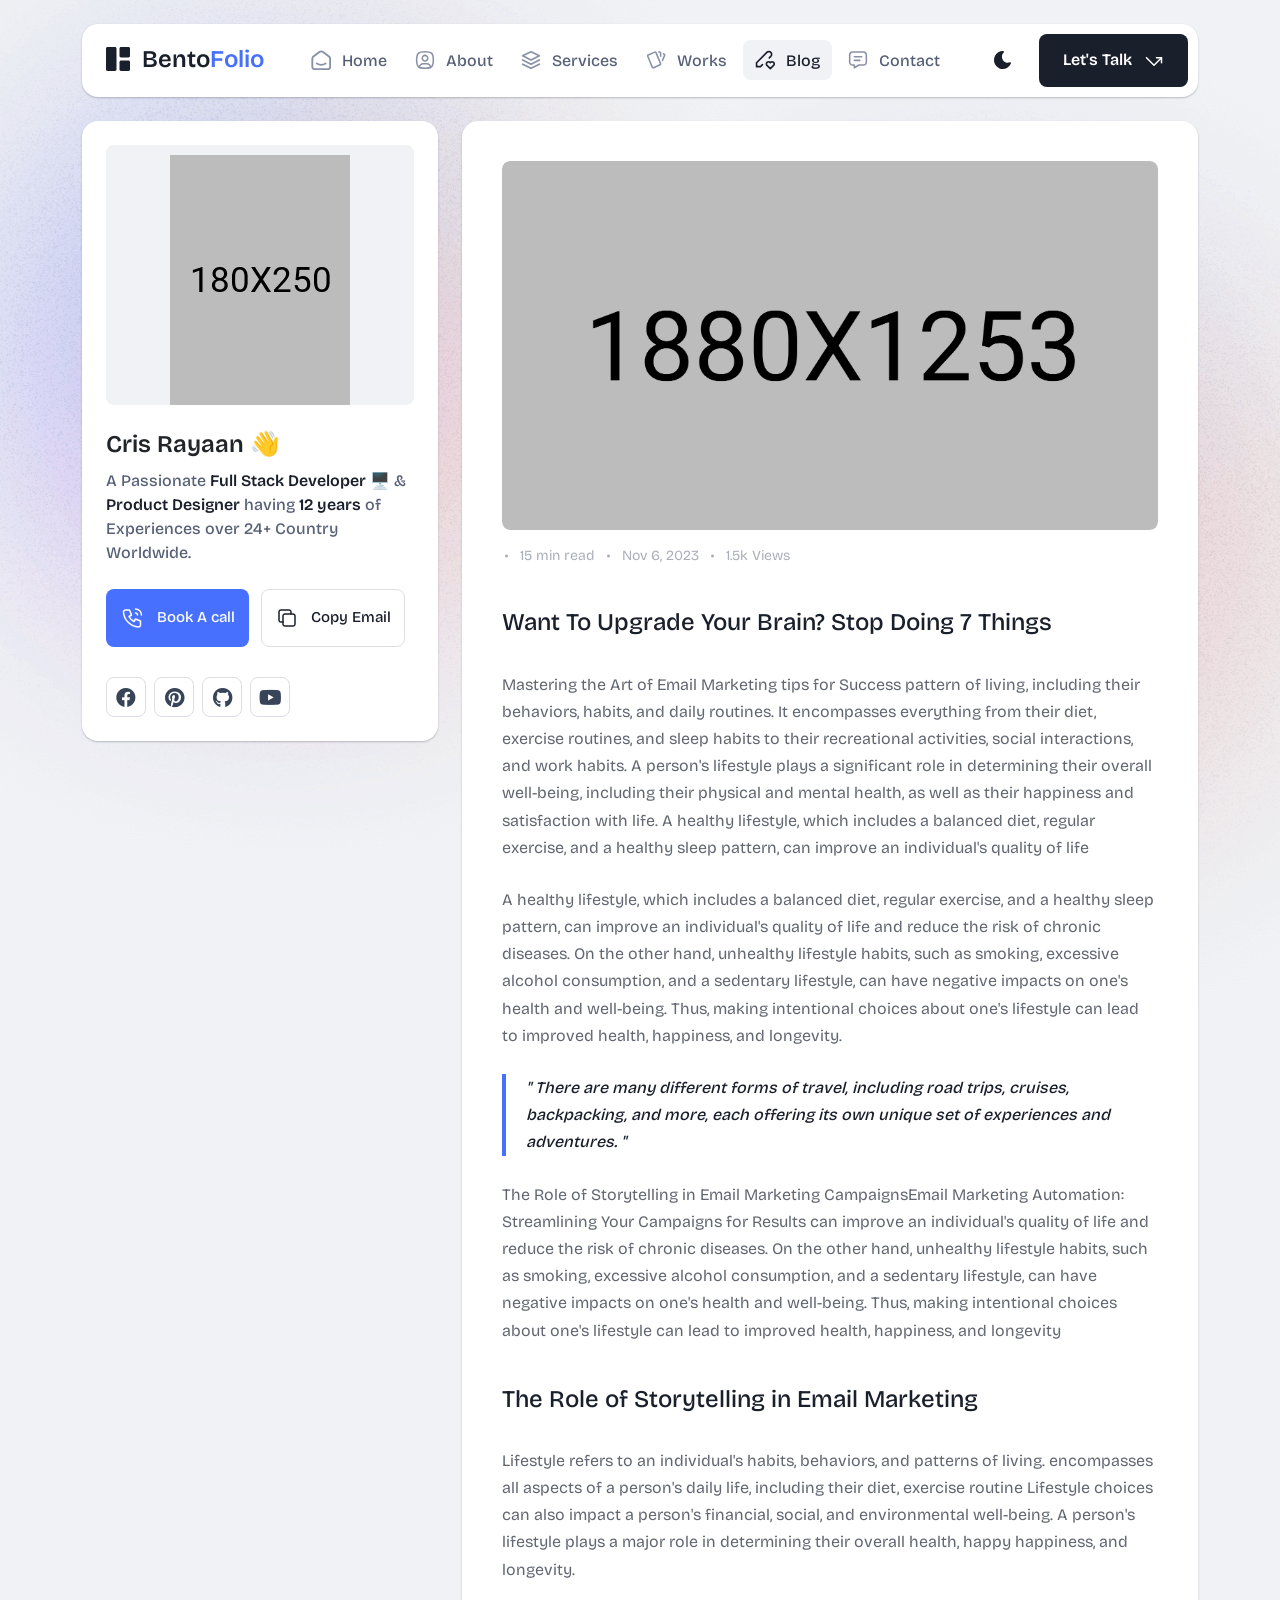
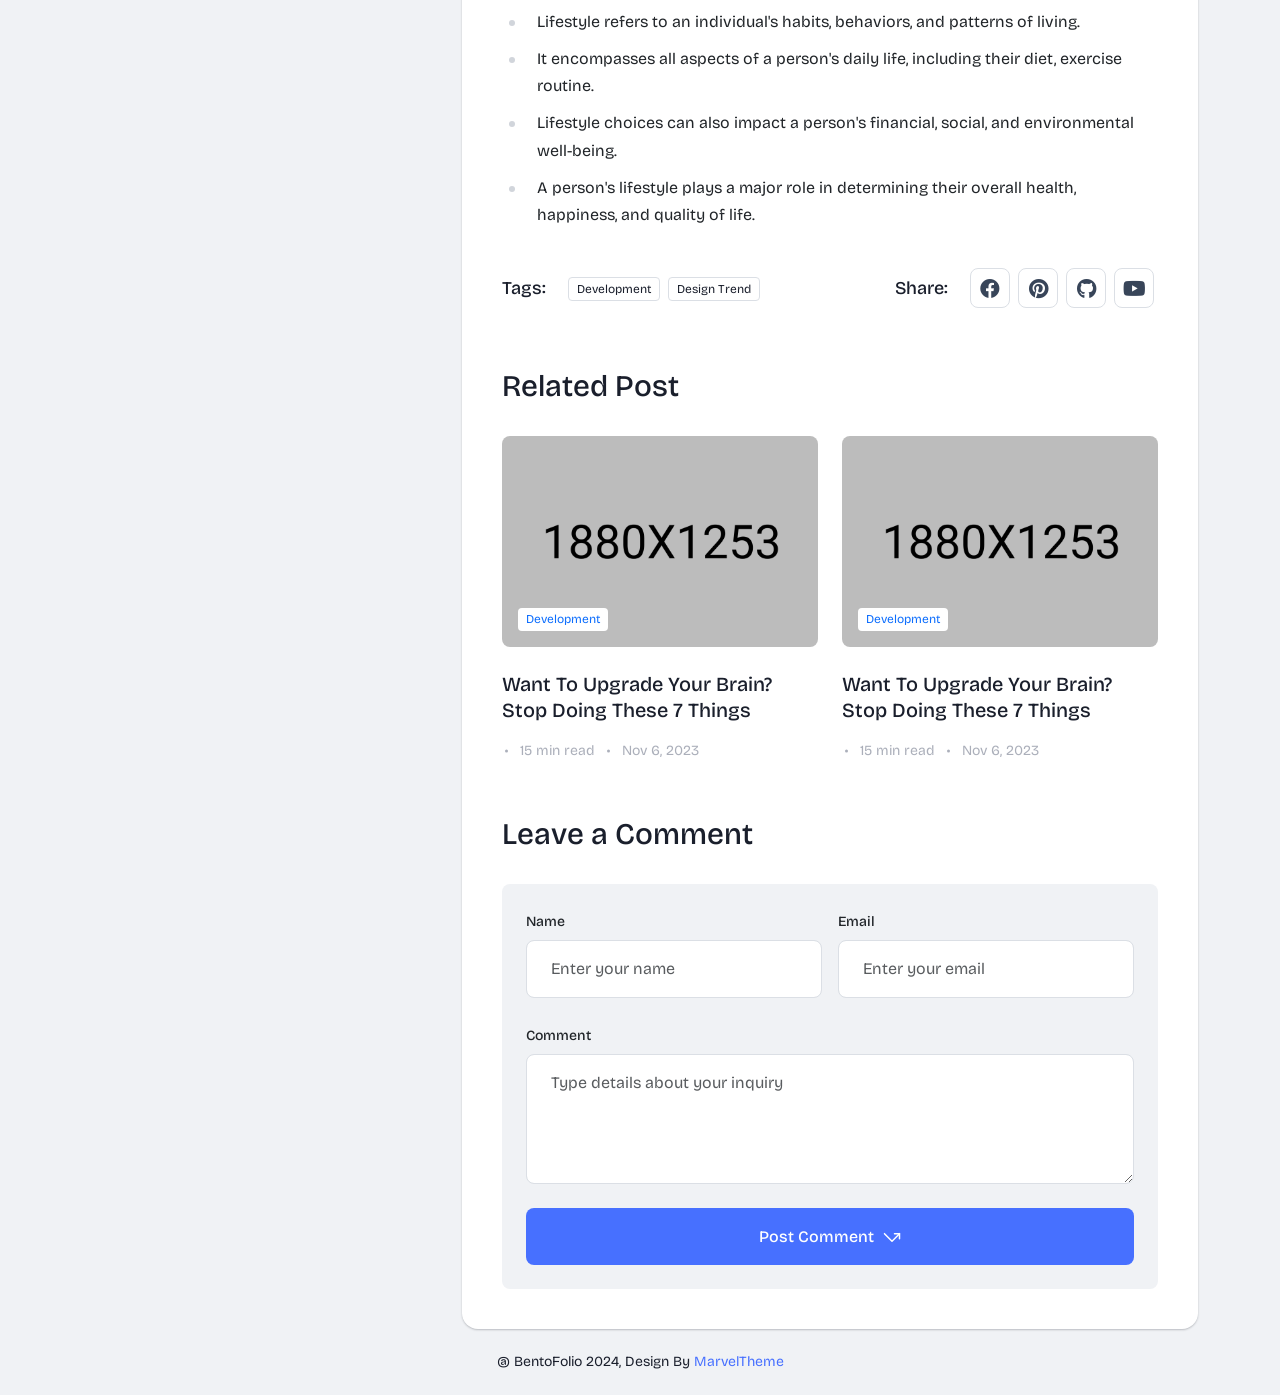
<file: article.html>
<!DOCTYPE html>
<html lang="en">

<head>
  <meta charset="UTF-8">
  <meta http-equiv="X-UA-Compatible" content="IE=edge">
  <title>Bentofolio - Bootstrap Personal Portfolio Template</title>
  <meta name="description" content="Bentofolio - Bootstrap Personal Portfolio Template">
  <meta name="viewport" content="width=device-width, initial-scale=1">

  <link rel="shortcut icon" type="image/x-icon" href="assets/img/favicon.svg">
  <!-- Place favicon.ico in the root directory -->

  <!-- CSS here -->
  <link rel="stylesheet" href="assets/css/bootstrap.min.css">
  <link rel="stylesheet" href="assets/fontawsome/css/all.min.css">
  <link rel="stylesheet" href="assets/fontawsome/css/fontawesome.min.css">
  <link rel="stylesheet" href="assets/css/slick.css">
  <link rel="stylesheet" href="assets/css/magnific-popup.css">
  <link rel="stylesheet" href="assets/css/style.css">
  <link rel="stylesheet" href="assets/css/responsive.css">
</head>

<body>
  <div id="page-content">
    <!-- header part start -->
    <header class="header-area">
      <nav class="navbar">
        <div class="container">
          <div class="menu-container">
            <div class="logo">
              <a class="navbar-brand me-0" href="index.html">
                <svg width="24" height="24" viewBox="0 0 24 24" fill="none" xmlns="http://www.w3.org/2000/svg">
                  <path
                    d="M0 1.5C0 1.10218 0.158035 0.720644 0.43934 0.43934C0.720644 0.158035 1.10218 0 1.5 0L9 0C9.39782 0 9.77936 0.158035 10.0607 0.43934C10.342 0.720644 10.5 1.10218 10.5 1.5V22.5C10.5 22.8978 10.342 23.2794 10.0607 23.5607C9.77936 23.842 9.39782 24 9 24H1.5C1.10218 24 0.720644 23.842 0.43934 23.5607C0.158035 23.2794 0 22.8978 0 22.5V1.5ZM13.5 1.5C13.5 1.10218 13.658 0.720644 13.9393 0.43934C14.2206 0.158035 14.6022 0 15 0L22.5 0C22.8978 0 23.2794 0.158035 23.5607 0.43934C23.842 0.720644 24 1.10218 24 1.5V9C24 9.39782 23.842 9.77936 23.5607 10.0607C23.2794 10.342 22.8978 10.5 22.5 10.5H15C14.6022 10.5 14.2206 10.342 13.9393 10.0607C13.658 9.77936 13.5 9.39782 13.5 9V1.5ZM13.5 15C13.5 14.6022 13.658 14.2206 13.9393 13.9393C14.2206 13.658 14.6022 13.5 15 13.5H22.5C22.8978 13.5 23.2794 13.658 23.5607 13.9393C23.842 14.2206 24 14.6022 24 15V22.5C24 22.8978 23.842 23.2794 23.5607 23.5607C23.2794 23.842 22.8978 24 22.5 24H15C14.6022 24 14.2206 23.842 13.9393 23.5607C13.658 23.2794 13.5 22.8978 13.5 22.5V15Z"
                    class="logo-icon" />
                </svg>
                <span>Bento<span class="primary">Folio</span></span>
              </a>
            </div>
            <div class="navbar-main d-flex flex-grow-1">
              <div class="logo inner-logo d-block d-xl-none">
                <a class="navbar-brand me-0" href="index.html">
                  <svg width="24" height="24" viewBox="0 0 24 24" fill="none" xmlns="http://www.w3.org/2000/svg">
                    <path
                      d="M0 1.5C0 1.10218 0.158035 0.720644 0.43934 0.43934C0.720644 0.158035 1.10218 0 1.5 0L9 0C9.39782 0 9.77936 0.158035 10.0607 0.43934C10.342 0.720644 10.5 1.10218 10.5 1.5V22.5C10.5 22.8978 10.342 23.2794 10.0607 23.5607C9.77936 23.842 9.39782 24 9 24H1.5C1.10218 24 0.720644 23.842 0.43934 23.5607C0.158035 23.2794 0 22.8978 0 22.5V1.5ZM13.5 1.5C13.5 1.10218 13.658 0.720644 13.9393 0.43934C14.2206 0.158035 14.6022 0 15 0L22.5 0C22.8978 0 23.2794 0.158035 23.5607 0.43934C23.842 0.720644 24 1.10218 24 1.5V9C24 9.39782 23.842 9.77936 23.5607 10.0607C23.2794 10.342 22.8978 10.5 22.5 10.5H15C14.6022 10.5 14.2206 10.342 13.9393 10.0607C13.658 9.77936 13.5 9.39782 13.5 9V1.5ZM13.5 15C13.5 14.6022 13.658 14.2206 13.9393 13.9393C14.2206 13.658 14.6022 13.5 15 13.5H22.5C22.8978 13.5 23.2794 13.658 23.5607 13.9393C23.842 14.2206 24 14.6022 24 15V22.5C24 22.8978 23.842 23.2794 23.5607 23.5607C23.2794 23.842 22.8978 24 22.5 24H15C14.6022 24 14.2206 23.842 13.9393 23.5607C13.658 23.2794 13.5 22.8978 13.5 22.5V15Z"
                      class="logo-icon" />
                  </svg>
                  <span>Bento<span class="primary">Folio</span></span>
                </a>
              </div>
              <ul class="navbar-info mx-auto">
                <li class="nav-item">
                  <a class="nav-link" aria-current="page" href="index.html">
                    <svg class="nav-icon" viewBox="0 0 15 15" fill="none" xmlns="http://www.w3.org/2000/svg">
                      <path
                        d="M13.475 4.92481L9.03083 1.46814C8.64082 1.16473 8.1608 1 7.66667 1C7.17254 1 6.69251 1.16473 6.3025 1.46814L1.8575 4.92481C1.59037 5.13254 1.37424 5.39858 1.22563 5.7026C1.07701 6.00662 0.99984 6.34058 1 6.67897V12.679C1 13.121 1.17559 13.5449 1.48816 13.8575C1.80072 14.17 2.22464 14.3456 2.66667 14.3456H12.6667C13.1087 14.3456 13.5326 14.17 13.8452 13.8575C14.1577 13.5449 14.3333 13.121 14.3333 12.679V6.67897C14.3333 5.99314 14.0167 5.34564 13.475 4.92481Z"
                        stroke-width="1.4" stroke-linecap="round" stroke-linejoin="round" />
                      <path d="M10.9753 10.1665C9.13359 11.2773 6.14859 11.2773 4.30859 10.1665" stroke-width="1.4"
                        stroke-linecap="round" stroke-linejoin="round" />
                    </svg>

                    <span>Home</span>
                  </a>
                </li>
                <li class="nav-item">
                  <a class="nav-link" href="about.html">
                    <svg class="nav-icon" viewBox="0 0 18 18" fill="none" xmlns="http://www.w3.org/2000/svg">
                      <path
                        d="M9 9.8335C9.66304 9.8335 10.2989 9.5701 10.7678 9.10126C11.2366 8.63242 11.5 7.99654 11.5 7.3335C11.5 6.67045 11.2366 6.03457 10.7678 5.56573C10.2989 5.09689 9.66304 4.8335 9 4.8335C8.33696 4.8335 7.70107 5.09689 7.23223 5.56573C6.76339 6.03457 6.5 6.67045 6.5 7.3335C6.5 7.99654 6.76339 8.63242 7.23223 9.10126C7.70107 9.5701 8.33696 9.8335 9 9.8335Z"
                        stroke-width="1.4" stroke-linecap="round" stroke-linejoin="round" />
                      <path
                        d="M9 1.5C15 1.5 16.5 3 16.5 9C16.5 15 15 16.5 9 16.5C3 16.5 1.5 15 1.5 9C1.5 3 3 1.5 9 1.5Z"
                        stroke-width="1.4" stroke-linecap="round" stroke-linejoin="round" />
                      <path
                        d="M4 15.7085V15.6668C4 14.7828 4.35119 13.9349 4.97631 13.3098C5.60143 12.6847 6.44928 12.3335 7.33333 12.3335H10.6667C11.5507 12.3335 12.3986 12.6847 13.0237 13.3098C13.6488 13.9349 14 14.7828 14 15.6668V15.7085"
                        stroke-width="1.4" stroke-linecap="round" stroke-linejoin="round" />
                    </svg>
                    About
                  </a>
                </li>
                <li class="nav-item">
                  <a class="nav-link" href="services.html">
                    <svg class="nav-icon" viewBox="0 0 16 16" fill="none" xmlns="http://www.w3.org/2000/svg">
                      <path d="M7.99967 1.3335L1.33301 4.66683L7.99967 8.00016L14.6663 4.66683L7.99967 1.3335Z"
                        stroke-width="1.4" stroke-linecap="round" stroke-linejoin="round" />
                      <path d="M1.33301 8L7.99967 11.3333L14.6663 8" stroke-width="1.4" stroke-linecap="round"
                        stroke-linejoin="round" />
                      <path d="M1.33301 11.3335L7.99967 14.6668L14.6663 11.3335" stroke-width="1.4"
                        stroke-linecap="round" stroke-linejoin="round" />
                    </svg>
                    Services
                  </a>
                </li>
                <li class="nav-item">
                  <a class="nav-link" href="portfolio.html">
                    <svg class="nav-icon" viewBox="0 0 18 17" fill="none" xmlns="http://www.w3.org/2000/svg">
                      <path
                        d="M2.00326 3.99733L7.95159 1.40649C8.04974 1.36442 8.15533 1.34243 8.26212 1.34181C8.3689 1.34119 8.47473 1.36196 8.57337 1.40289C8.67201 1.44382 8.76145 1.50408 8.83642 1.58013C8.9114 1.65617 8.97039 1.74646 9.00992 1.84566L13.1133 11.764C13.1985 11.9651 13.2014 12.1917 13.1213 12.3949C13.0412 12.5982 12.8845 12.7618 12.6849 12.8507L6.73742 15.4415C6.63922 15.4837 6.53356 15.5058 6.42668 15.5065C6.3198 15.5072 6.21387 15.4864 6.11514 15.4455C6.0164 15.4046 5.92688 15.3442 5.85184 15.2681C5.7768 15.192 5.71778 15.1016 5.67826 15.0023L1.57492 5.08316C1.48963 4.88204 1.48673 4.65546 1.56684 4.45222C1.64696 4.24898 1.80367 4.08616 2.00326 3.99733Z"
                        stroke-width="1.4" stroke-linecap="round" stroke-linejoin="round" />
                      <path
                        d="M11.5 1.3335H12.3333C12.5543 1.3335 12.7663 1.42129 12.9226 1.57757C13.0789 1.73385 13.1667 1.94582 13.1667 2.16683V5.0835"
                        stroke-width="1.4" stroke-linecap="round" stroke-linejoin="round" />
                      <path
                        d="M15.6663 3C15.8863 3.09333 16.0997 3.18083 16.3063 3.2625C16.5098 3.34882 16.6706 3.51241 16.7534 3.71729C16.8362 3.92217 16.8343 4.15155 16.748 4.355L14.833 8.83334"
                        stroke-width="1.4" stroke-linecap="round" stroke-linejoin="round" />
                    </svg>
                    Works
                  </a>
                </li>
                <li class="nav-item">
                  <a class="nav-link active" href="blog.html">
                    <svg class="nav-icon" viewBox="0 0 17 16" fill="none" xmlns="http://www.w3.org/2000/svg">
                      <path
                        d="M12.1663 6.16676L13.4163 4.91676C13.6352 4.69789 13.8088 4.43805 13.9273 4.15208C14.0457 3.86612 14.1067 3.55962 14.1067 3.25009C14.1067 2.94056 14.0457 2.63406 13.9273 2.3481C13.8088 2.06213 13.6352 1.80229 13.4163 1.58342C13.1975 1.36455 12.9376 1.19094 12.6517 1.07248C12.3657 0.954033 12.0592 0.893066 11.7497 0.893066C11.4401 0.893066 11.1336 0.954033 10.8477 1.07248C10.5617 1.19094 10.3019 1.36455 10.083 1.58342L1.33301 10.3334V13.6668H4.66634L6.33301 12.0001"
                        stroke-width="1.4" stroke-linecap="round" stroke-linejoin="round" />
                      <path
                        d="M13.0004 15.3335L15.7921 12.5968C15.9633 12.4307 16.0995 12.232 16.1926 12.0124C16.2857 11.7927 16.3339 11.5567 16.3343 11.3181C16.3347 11.0796 16.2873 10.8434 16.1948 10.6235C16.1024 10.4035 15.9669 10.2044 15.7963 10.0377C15.448 9.69712 14.9806 9.50602 14.4935 9.50509C14.0065 9.50415 13.5383 9.69346 13.1888 10.0327L13.0021 10.216L12.8163 10.0327C12.4681 9.69237 12.0008 9.50143 11.5139 9.50049C11.0271 9.49956 10.5591 9.68871 10.2096 10.0277C10.0383 10.1937 9.9021 10.3924 9.80891 10.612C9.71572 10.8316 9.66746 11.0677 9.667 11.3062C9.66653 11.5447 9.71386 11.781 9.80619 12.0009C9.89853 12.2209 10.034 12.4201 10.2046 12.5868L13.0004 15.3335Z"
                        stroke-width="1.4" stroke-linecap="round" stroke-linejoin="round" />
                    </svg>
                    Blog
                  </a>
                </li>
                <li class="nav-item">
                  <a class="nav-link" href="contact.html">
                    <svg class="nav-icon" viewBox="0 0 18 17" fill="none" xmlns="http://www.w3.org/2000/svg">
                      <path d="M5.66699 5.5H12.3337" stroke-width="1.4" stroke-linecap="round"
                        stroke-linejoin="round" />
                      <path d="M5.66699 8.8335H10.667" stroke-width="1.4" stroke-linecap="round"
                        stroke-linejoin="round" />
                      <path
                        d="M14 1.3335C14.663 1.3335 15.2989 1.59689 15.7678 2.06573C16.2366 2.53457 16.5 3.17045 16.5 3.8335V10.5002C16.5 11.1632 16.2366 11.7991 15.7678 12.2679C15.2989 12.7368 14.663 13.0002 14 13.0002H9.83333L5.66667 15.5002V13.0002H4C3.33696 13.0002 2.70107 12.7368 2.23223 12.2679C1.76339 11.7991 1.5 11.1632 1.5 10.5002V3.8335C1.5 3.17045 1.76339 2.53457 2.23223 2.06573C2.70107 1.59689 3.33696 1.3335 4 1.3335H14Z"
                        stroke-width="1.4" stroke-linecap="round" stroke-linejoin="round" />
                    </svg>
                    Contact
                  </a>
                </li>
              </ul>
              <div class="header-right-info d-flex align-items-center">
                <button class="theme-control-btn">
                  <span class="dark">
                    <svg width="24" height="24" viewBox="0 0 24 24" fill="none" xmlns="http://www.w3.org/2000/svg">
                      <path
                        d="M11.8005 3C10.207 3.0003 8.64356 3.44286 7.27683 4.28049C5.91011 5.11811 4.79139 6.31937 4.04002 7.75612C3.28865 9.19288 2.93281 10.8112 3.01046 12.4386C3.08811 14.0659 3.59633 15.6411 4.48091 16.9963C5.3655 18.3514 6.59326 19.4356 8.03324 20.1333C9.47322 20.8309 11.0714 21.1157 12.6573 20.9574C14.2432 20.7991 15.7573 20.2036 17.0381 19.2344C18.319 18.2652 19.3185 16.9587 19.9301 15.4542C20.2302 14.7162 19.5111 13.9746 18.7875 14.2752C17.5475 14.7888 16.1706 14.8418 14.8963 14.425C13.622 14.0082 12.5308 13.1479 11.8126 11.9937C11.0943 10.8396 10.7943 9.4645 10.9648 8.10764C11.1353 6.75077 11.7655 5.49792 12.7458 4.5669L12.8136 4.4949C13.2986 3.9279 12.913 3.0072 12.1464 3.0072H11.9122L11.8524 3.0018L11.7996 3H11.8005Z"
                        fill="#1A1F2C" />
                    </svg>
                    <small class="theme-text d-block d-xl-none">Change appearance</small>
                  </span>
                  <span class="light">
                    <svg width="24" height="24" viewBox="0 0 24 24" fill="none" xmlns="http://www.w3.org/2000/svg">
                      <path
                        d="M12 19C12.2449 19 12.4813 19.09 12.6644 19.2527C12.8474 19.4155 12.9643 19.6397 12.993 19.883L13 20V21C12.9997 21.2549 12.9021 21.5 12.7272 21.6854C12.5522 21.8707 12.313 21.9822 12.0586 21.9972C11.8042 22.0121 11.5536 21.9293 11.3582 21.7657C11.1627 21.6021 11.0371 21.3701 11.007 21.117L11 21V20C11 19.7348 11.1054 19.4804 11.2929 19.2929C11.4804 19.1054 11.7348 19 12 19Z"
                        fill="#FD7E41" />
                      <path
                        d="M18.3127 16.9099L18.4067 16.9929L19.1067 17.6929C19.2861 17.8729 19.3902 18.1144 19.398 18.3683C19.4057 18.6223 19.3165 18.8697 19.1485 19.0602C18.9804 19.2508 18.7462 19.3702 18.4933 19.3943C18.2403 19.4184 17.9877 19.3454 17.7867 19.1899L17.6927 19.1069L16.9927 18.4069C16.8202 18.2347 16.7165 18.0053 16.7012 17.7619C16.6859 17.5186 16.76 17.278 16.9097 17.0855C17.0593 16.893 17.2741 16.7618 17.5137 16.7166C17.7533 16.6713 18.0012 16.7152 18.2107 16.8399L18.3127 16.9099Z"
                        fill="#FD7E41" />
                      <path
                        d="M7.00747 16.993C7.17965 17.1652 7.28308 17.3943 7.29836 17.6373C7.31364 17.8803 7.23972 18.1206 7.09047 18.313L7.00747 18.407L6.30747 19.107C6.12751 19.2863 5.88604 19.3905 5.63209 19.3982C5.37814 19.406 5.13076 19.3168 4.94019 19.1487C4.74963 18.9807 4.63017 18.7464 4.60607 18.4935C4.58198 18.2406 4.65506 17.988 4.81047 17.787L4.89347 17.693L5.59347 16.993C5.781 16.8055 6.03531 16.7002 6.30047 16.7002C6.56563 16.7002 6.81994 16.8055 7.00747 16.993Z"
                        fill="#FD7E41" />
                      <path
                        d="M3.99987 11C4.25475 11.0003 4.4999 11.0979 4.68524 11.2728C4.87057 11.4478 4.9821 11.687 4.99704 11.9414C5.01198 12.1958 4.92919 12.4464 4.7656 12.6418C4.60201 12.8373 4.36996 12.9629 4.11687 12.993L3.99987 13H2.99987C2.74499 12.9997 2.49984 12.9021 2.3145 12.7272C2.12916 12.5522 2.01763 12.313 2.0027 12.0586C1.98776 11.8042 2.07054 11.5536 2.23413 11.3582C2.39772 11.1627 2.62977 11.0371 2.88287 11.007L2.99987 11H3.99987Z"
                        fill="#FD7E41" />
                      <path
                        d="M20.9999 11C21.2547 11.0003 21.4999 11.0979 21.6852 11.2728C21.8706 11.4478 21.9821 11.687 21.997 11.9414C22.012 12.1958 21.9292 12.4464 21.7656 12.6418C21.602 12.8373 21.37 12.9629 21.1169 12.993L20.9999 13H19.9999C19.745 12.9997 19.4998 12.9021 19.3145 12.7272C19.1292 12.5522 19.0176 12.313 19.0027 12.0586C18.9878 11.8042 19.0705 11.5536 19.2341 11.3582C19.3977 11.1627 19.6298 11.0371 19.8829 11.007L19.9999 11H20.9999Z"
                        fill="#FD7E41" />
                      <path
                        d="M6.21264 4.80985L6.30664 4.89285L7.00664 5.59285C7.18599 5.77281 7.29011 6.01429 7.29787 6.26824C7.30562 6.52219 7.21642 6.76957 7.04839 6.96013C6.88036 7.1507 6.64609 7.27016 6.39316 7.29425C6.14024 7.31834 5.88763 7.24526 5.68664 7.08985L5.59264 7.00685L4.89264 6.30685C4.72073 6.13453 4.61757 5.90543 4.6025 5.66248C4.58744 5.41954 4.6615 5.17945 4.8108 4.98721C4.9601 4.79497 5.1744 4.66378 5.41351 4.61824C5.65262 4.57271 5.90013 4.61594 6.10964 4.73985L6.21264 4.80985Z"
                        fill="#FD7E41" />
                      <path
                        d="M19.1071 4.89288C19.2793 5.06508 19.3827 5.29418 19.398 5.5372C19.4132 5.78023 19.3393 6.02048 19.1901 6.21288L19.1071 6.30688L18.4071 7.00688C18.2271 7.18623 17.9856 7.29036 17.7317 7.29811C17.4777 7.30587 17.2304 7.21667 17.0398 7.04864C16.8492 6.8806 16.7298 6.64633 16.7057 6.39341C16.6816 6.14049 16.7547 5.88788 16.9101 5.68688L16.9931 5.59288L17.6931 4.89288C17.8806 4.70541 18.1349 4.6001 18.4001 4.6001C18.6652 4.6001 18.9196 4.70541 19.1071 4.89288Z"
                        fill="#FD7E41" />
                      <path
                        d="M12 2C12.2449 2.00003 12.4813 2.08996 12.6644 2.25272C12.8474 2.41547 12.9643 2.63975 12.993 2.883L13 3V4C12.9997 4.25488 12.9021 4.50003 12.7272 4.68537C12.5522 4.8707 12.313 4.98223 12.0586 4.99717C11.8042 5.01211 11.5536 4.92933 11.3582 4.76573C11.1627 4.60214 11.0371 4.3701 11.007 4.117L11 4V3C11 2.73478 11.1054 2.48043 11.2929 2.29289C11.4804 2.10536 11.7348 2 12 2Z"
                        fill="#FD7E41" />
                      <path
                        d="M12 7C12.9797 6.99994 13.9378 7.28769 14.7553 7.8275C15.5729 8.36731 16.2138 9.1354 16.5986 10.0364C16.9833 10.9373 17.0949 11.9315 16.9195 12.8953C16.7441 13.8592 16.2893 14.7502 15.6118 15.4579C14.9343 16.1655 14.0638 16.6585 13.1085 16.8756C12.1532 17.0928 11.1552 17.0245 10.2383 16.6793C9.3215 16.334 8.52629 15.7271 7.95146 14.9338C7.37663 14.1405 7.04752 13.1958 7.005 12.217L7 12L7.005 11.783C7.06092 10.4958 7.61161 9.27978 8.54222 8.38866C9.47284 7.49754 10.7115 7.00007 12 7Z"
                        fill="#FD7E41" />
                    </svg>
                    <small class="theme-text d-block d-xl-none">Change appearance</small>
                  </span>
                </button>
                <a href="contact.html" class="lets-talk-btn">
                  Let's Talk
                  <svg class="icon" width="20" height="20" viewBox="0 0 20 20" fill="none"
                    xmlns="http://www.w3.org/2000/svg">
                    <path d="M17.5 11.6665V6.6665H12.5" stroke="white" stroke-width="1.5" stroke-linecap="round"
                      stroke-linejoin="round" />
                    <path d="M17.5 6.6665L10 14.1665L2.5 6.6665" stroke="white" stroke-width="1.5"
                      stroke-linecap="round" stroke-linejoin="round" />
                  </svg>
                </a>
              </div>
            </div>
            <div class="mobile-menu-overlay d-block d-lg-none"></div>
            <div class="mobile-menu-control-bar d-block d-xl-none">
              <button class="mobile-menu-control-bar">
                <i class="fas fa-bars"></i>
              </button>
            </div>
          </div>
        </div>
      </nav>
    </header>
    <!-- header part end -->

    <!-- main area part start -->
    <main>

      <section class="content-box-area mt-4">
        <div class="container">
          <div class="row g-4">
            <div class="col-xl-4">
              <div class="card profile-card">
                <div class="card-body">
                  <div class="image text-center">
                    <img src="assets/img/images/profile.png" alt="profile">
                  </div>
                  <div class="text">
                    <h3 class="card-title">Cris Rayaan 👋</h3>
                    <p>A Passionate <span>Full Stack Developer</span> 🖥️ & <span>Product Designer</span> having
                      <span>12
                        years</span> of Experiences over 24+
                      Country Worldwide.</p>
                    <div class="common-button-groups">
                      <a class="btn btn-call" href="#">
                        <svg class="icon" width="25" height="24" viewBox="0 0 25 24" fill="none"
                          xmlns="http://www.w3.org/2000/svg">
                          <path
                            d="M5.5 4H9.5L11.5 9L9 10.5C10.071 12.6715 11.8285 14.429 14 15.5L15.5 13L20.5 15V19C20.5 19.5304 20.2893 20.0391 19.9142 20.4142C19.5391 20.7893 19.0304 21 18.5 21C14.5993 20.763 10.9202 19.1065 8.15683 16.3432C5.3935 13.5798 3.73705 9.90074 3.5 6C3.5 5.46957 3.71071 4.96086 4.08579 4.58579C4.46086 4.21071 4.96957 4 5.5 4Z"
                            stroke="white" stroke-width="1.5" stroke-linecap="round" stroke-linejoin="round" />
                          <path
                            d="M15.5 7C16.0304 7 16.5391 7.21071 16.9142 7.58579C17.2893 7.96086 17.5 8.46957 17.5 9"
                            stroke="white" stroke-width="1.5" stroke-linecap="round" stroke-linejoin="round" />
                          <path d="M15.5 3C17.0913 3 18.6174 3.63214 19.7426 4.75736C20.8679 5.88258 21.5 7.4087 21.5 9"
                            stroke="white" stroke-width="1.5" stroke-linecap="round" stroke-linejoin="round" />
                        </svg>
                        Book A call
                      </a>
                      <button class="btn btn-copy" data-clipboard-text="example@example.com">
                        <svg class="icon" width="24" height="24" viewBox="0 0 24 24" fill="none"
                          xmlns="http://www.w3.org/2000/svg">
                          <path
                            d="M8 10C8 9.46957 8.21071 8.96086 8.58579 8.58579C8.96086 8.21071 9.46957 8 10 8H18C18.5304 8 19.0391 8.21071 19.4142 8.58579C19.7893 8.96086 20 9.46957 20 10V18C20 18.5304 19.7893 19.0391 19.4142 19.4142C19.0391 19.7893 18.5304 20 18 20H10C9.46957 20 8.96086 19.7893 8.58579 19.4142C8.21071 19.0391 8 18.5304 8 18V10Z"
                            stroke-width="1.5" stroke-linecap="round" stroke-linejoin="round" />
                          <path
                            d="M16 8V6C16 5.46957 15.7893 4.96086 15.4142 4.58579C15.0391 4.21071 14.5304 4 14 4H6C5.46957 4 4.96086 4.21071 4.58579 4.58579C4.21071 4.96086 4 5.46957 4 6V14C4 14.5304 4.21071 15.0391 4.58579 15.4142C4.96086 15.7893 5.46957 16 6 16H8"
                            stroke-width="1.5" stroke-linecap="round" stroke-linejoin="round" />
                        </svg>
                        Copy Email
                      </button>
                    </div>
                    <div class="social-media-icon">
                      <ul class="list-unstyled">
                        <li><a href="#"><i class="fab fa-facebook"></i></a></li>
                        <li><a href="#"><i class="fab fa-pinterest"></i></a></li>
                        <li><a href="#"><i class="fab fa-github"></i></a></li>
                        <li><a href="#"><i class="fab fa-youtube"></i></a></li>
                      </ul>
                    </div>
                  </div>
                </div>
              </div>
            </div>
            <div class="col-xl-8">
              <div class="card content-box-card">
                <div class="card-body portfolio-card article-details-card">
                  <div class="article-details-area">
                    <div class="main-image">
                      <img src="assets/img/blog/blog-img-1.jpg" alt="blog-img-1" class="img-fluid w-100">
                    </div>
                    <ul class="list-unstyled article-tags">
                      <li>15 min read</li>
                      <li>Nov 6, 2023</li>
                      <li>1.5k Views</li>
                    </ul>
                    <div class="article-details-text">
                      <h3 class="main-title">Want To Upgrade Your Brain? Stop Doing 7 Things</h3>
                      <p>Mastering the Art of Email Marketing tips for Success pattern of living, including their
                        behaviors, habits, and daily routines. It encompasses everything from their diet, exercise
                        routines, and sleep habits to their recreational activities, social interactions, and work
                        habits.
                        A person's lifestyle plays a significant role in determining their overall well-being, including
                        their physical and mental health, as well as their happiness and satisfaction with life. A
                        healthy
                        lifestyle, which includes a balanced diet, regular exercise, and a healthy sleep pattern, can
                        improve an individual's quality of life
                      </p>
                      <p>A healthy lifestyle, which includes a balanced diet, regular exercise, and a healthy sleep
                        pattern, can improve an individual's quality of life and reduce the risk of chronic diseases. On
                        the other hand, unhealthy lifestyle habits, such as smoking, excessive alcohol consumption, and
                        a
                        sedentary lifestyle, can have negative impacts on one's health and well-being. Thus, making
                        intentional choices about one's lifestyle can lead to improved health, happiness, and longevity.
                      </p>
                      <blockquote>
                        <p>
                          " There are many different forms of travel, including road trips,
                          cruises, backpacking, and more, each offering its own unique set of
                          experiences and adventures. "
                        </p>
                      </blockquote>
                      <p>The Role of Storytelling in Email Marketing CampaignsEmail Marketing Automation: Streamlining
                        Your Campaigns for Results can improve an individual's quality of life and reduce the risk of
                        chronic diseases. On the other hand, unhealthy lifestyle habits, such as smoking, excessive
                        alcohol consumption, and a sedentary lifestyle, can have negative impacts on one's health and
                        well-being. Thus, making intentional choices about one's lifestyle can lead to improved health,
                        happiness, and longevity</p>
                      <h3 class="main-title inner-title">The Role of Storytelling in Email Marketing</h3>
                      <p>Lifestyle refers to an individual's habits, behaviors, and patterns of living. encompasses all
                        aspects of a person's daily life, including their diet, exercise routine Lifestyle choices can
                        also impact a person's financial, social, and environmental well-being. A person's lifestyle
                        plays
                        a major role in determining their overall health, happy happiness, and longevity.
                      </p>
                      <ul class="list-unstyled listed-info">
                        <li>Lifestyle refers to an individual's habits, behaviors, and patterns of living.</li>
                        <li>It encompasses all aspects of a person's daily life, including their diet, exercise routine.
                        </li>
                        <li>Lifestyle choices can also impact a person's financial, social, and environmental
                          well-being.
                        </li>
                        <li>A person's lifestyle plays a major role in determining their overall health, happiness, and
                          quality of life.</li>
                      </ul>
                      <div class="tags-and-share">
                        <div class="tags">
                          <h3 class="title">Tags:</h3>
                          <ul class="list-unstyled">
                            <li><a href="#">Development</a></li>
                            <li><a href="#">Design Trend</a></li>
                          </ul>
                        </div>
                        <div class="share">
                          <h3 class="title">Share:</h3>
                          <div class="social-media-icon mt-0">
                            <ul class="list-unstyled">
                              <li><a href="#"><i class="fab fa-facebook"></i></a></li>
                              <li><a href="#"><i class="fab fa-pinterest"></i></a></li>
                              <li><a href="#"><i class="fab fa-github"></i></a></li>
                              <li><a href="#"><i class="fab fa-youtube"></i></a></li>
                            </ul>
                          </div>
                        </div>
                      </div>
                      <div class="related-post">
                        <h2 class="main-common-title">Related Post
                        </h2>
                        <div class="row g-4">
                          <div class="col-md-6">
                            <div class="article-publications-item">
                              <div class="image">
                                <a href="article.html" class="d-block w-100">
                                  <img src="assets/img/blog/blog-img-1.jpg" alt="blog-img-1" class="img-fluid w-100">
                                </a>
                                <a href="article.html" class="tags">Development</a>
                              </div>
                              <div class="text">
                                <a href="article.html" class="title">Want To Upgrade Your Brain? Stop Doing These 7
                                  Things</a>
                                <ul class="list-unstyled">
                                  <li>15 min read</li>
                                  <li>Nov 6, 2023</li>
                                </ul>
                              </div>
                            </div>
                          </div>
                          <div class="col-md-6">
                            <div class="article-publications-item">
                              <div class="image">
                                <a href="article.html" class="d-block w-100">
                                  <img src="assets/img/blog/blog-img-2.jpg" alt="blog-img-2" class="img-fluid w-100">
                                </a>
                                <a href="article.html" class="tags">Development</a>
                              </div>
                              <div class="text">
                                <a href="article.html" class="title">Want To Upgrade Your Brain? Stop Doing These 7
                                  Things</a>
                                <ul class="list-unstyled">
                                  <li>15 min read</li>
                                  <li>Nov 6, 2023</li>
                                </ul>
                              </div>
                            </div>
                          </div>
                        </div>
                      </div>
                      <div class="leave-comments-area">
                        <h2 class="main-common-title">Leave a Comment
                        </h2>
                        <div class="comments-box">
                          <div class="row gx-3">
                            <div class="col-md-6">
                              <div class="mb-4">
                                <label class="form-label">Name</label>
                                <input type="text" class="form-control shadow-none" placeholder="Enter your name">
                              </div>
                            </div>
                            <div class="col-md-6">
                              <div class="mb-4">
                                <label class="form-label">Email</label>
                                <input type="text" class="form-control shadow-none" placeholder="Enter your email">
                              </div>
                            </div>
                            <div class="col-md-12">
                              <div class="mb-4">
                                <label class="form-label">Comment</label>
                                <textarea class="form-control shadow-none" rows="4"
                                  placeholder="Type details about your inquiry"></textarea>
                              </div>
                            </div>
                            <div class="col-md-12">
                              <button class="submit-btn" type="submit">
                                Post Comment
                                <svg class="icon" width="20" height="20" viewBox="0 0 20 20" fill="none"
                                  xmlns="http://www.w3.org/2000/svg">
                                  <path d="M17.5 11.6665V6.6665H12.5" stroke="white" stroke-width="1.5"
                                    stroke-linecap="round" stroke-linejoin="round"></path>
                                  <path d="M17.5 6.6665L10 14.1665L2.5 6.6665" stroke="white" stroke-width="1.5"
                                    stroke-linecap="round" stroke-linejoin="round"></path>
                                </svg>
                              </button>
                            </div>
                          </div>
                        </div>
                      </div>
                    </div>
                  </div>
                </div>
              </div>
            </div>
          </div>
        </div>
      </section>

      <!-- background shape area start -->
      <div class="background-shapes">
        <div class="shape-1 common-shape">
          <img src="assets/img/bg/banner-shape-1.png" alt="banner-shape-1">
        </div>
        <div class="shape-2 common-shape">
          <img src="assets/img/bg/banner-shape-1.png" alt="banner-shape-1">
        </div>
        <div class="threed-shape-1 move-with-cursor" data-value="1">
          <img src="assets/img/bg/object-3d-1.png" alt="object-3d-1">
        </div>
        <div class="threed-shape-2 move-with-cursor" data-value="1">
          <img src="assets/img/bg/object-3d-2.png" alt="object-3d-2">
        </div>
      </div>
      <!-- background shape area end -->
    </main>
    <!-- main area part end -->

    <!-- footer part start -->
    <footer class="footer-area">
      <div class="container">
        <div class="text text-center">
          <p>@ BentoFolio 2024, Design By <a href="#">MarvelTheme</a></p>
        </div>
      </div>
    </footer>
    <!-- footer part end -->
  </div>

  <!-- JS here -->
  <script src="assets/js/vendor/jquery-3.6.0.min.js"></script>
  <script src="assets/js/bootstrap.bundle.min.js"></script>
  <script src="assets/js/jquery.magnific-popup.min.js"></script>
  <script src="assets/js/ajax-form.js"></script>
  <script src="assets/js/clipboard.min.js"></script>
  <script src="assets/js/slick.min.js"></script>
  <script src="assets/js/script.js"></script>
</body>


</html>
</file>
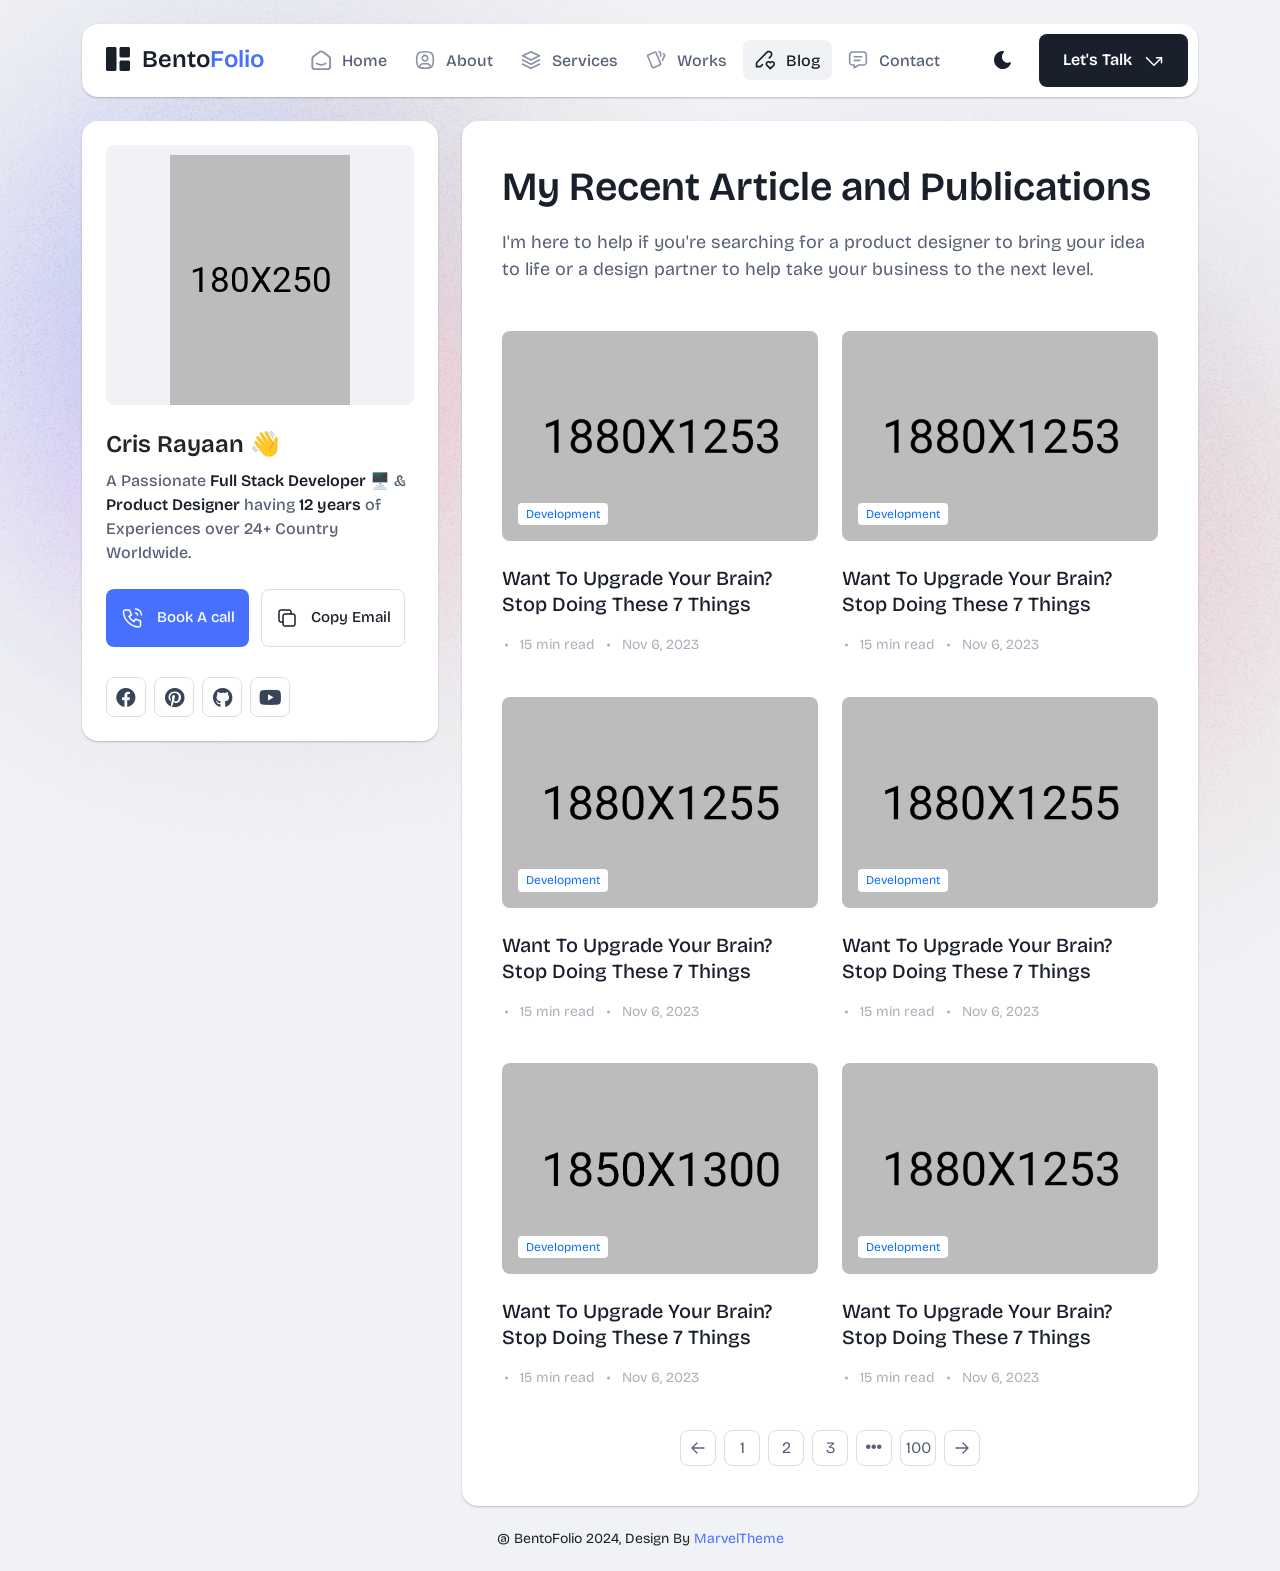
<file: blog.html>
<!DOCTYPE html>
<html lang="en">

<head>
  <meta charset="UTF-8">
  <meta http-equiv="X-UA-Compatible" content="IE=edge">
  <title>Bentofolio - Bootstrap Personal Portfolio Template</title>
  <meta name="description" content="Bentofolio - Bootstrap Personal Portfolio Template">
  <meta name="viewport" content="width=device-width, initial-scale=1">

  <link rel="shortcut icon" type="image/x-icon" href="assets/img/favicon.svg">
  <!-- Place favicon.ico in the root directory -->

  <!-- CSS here -->
  <link rel="stylesheet" href="assets/css/bootstrap.min.css">
  <link rel="stylesheet" href="assets/fontawsome/css/all.min.css">
  <link rel="stylesheet" href="assets/fontawsome/css/fontawesome.min.css">
  <link rel="stylesheet" href="assets/css/slick.css">
  <link rel="stylesheet" href="assets/css/magnific-popup.css">
  <link rel="stylesheet" href="assets/css/style.css">
  <link rel="stylesheet" href="assets/css/responsive.css">
</head>

<body>
  <div id="page-content">
    <!-- header part start -->
    <header class="header-area">
      <nav class="navbar">
        <div class="container">
          <div class="menu-container">
            <div class="logo">
              <a class="navbar-brand me-0" href="index.html">
                <svg width="24" height="24" viewBox="0 0 24 24" fill="none" xmlns="http://www.w3.org/2000/svg">
                  <path
                    d="M0 1.5C0 1.10218 0.158035 0.720644 0.43934 0.43934C0.720644 0.158035 1.10218 0 1.5 0L9 0C9.39782 0 9.77936 0.158035 10.0607 0.43934C10.342 0.720644 10.5 1.10218 10.5 1.5V22.5C10.5 22.8978 10.342 23.2794 10.0607 23.5607C9.77936 23.842 9.39782 24 9 24H1.5C1.10218 24 0.720644 23.842 0.43934 23.5607C0.158035 23.2794 0 22.8978 0 22.5V1.5ZM13.5 1.5C13.5 1.10218 13.658 0.720644 13.9393 0.43934C14.2206 0.158035 14.6022 0 15 0L22.5 0C22.8978 0 23.2794 0.158035 23.5607 0.43934C23.842 0.720644 24 1.10218 24 1.5V9C24 9.39782 23.842 9.77936 23.5607 10.0607C23.2794 10.342 22.8978 10.5 22.5 10.5H15C14.6022 10.5 14.2206 10.342 13.9393 10.0607C13.658 9.77936 13.5 9.39782 13.5 9V1.5ZM13.5 15C13.5 14.6022 13.658 14.2206 13.9393 13.9393C14.2206 13.658 14.6022 13.5 15 13.5H22.5C22.8978 13.5 23.2794 13.658 23.5607 13.9393C23.842 14.2206 24 14.6022 24 15V22.5C24 22.8978 23.842 23.2794 23.5607 23.5607C23.2794 23.842 22.8978 24 22.5 24H15C14.6022 24 14.2206 23.842 13.9393 23.5607C13.658 23.2794 13.5 22.8978 13.5 22.5V15Z"
                    class="logo-icon" />
                </svg>
                <span>Bento<span class="primary">Folio</span></span>
              </a>
            </div>
            <div class="navbar-main d-flex flex-grow-1">
              <div class="logo inner-logo d-block d-xl-none">
                <a class="navbar-brand me-0" href="index.html">
                  <svg width="24" height="24" viewBox="0 0 24 24" fill="none" xmlns="http://www.w3.org/2000/svg">
                    <path
                      d="M0 1.5C0 1.10218 0.158035 0.720644 0.43934 0.43934C0.720644 0.158035 1.10218 0 1.5 0L9 0C9.39782 0 9.77936 0.158035 10.0607 0.43934C10.342 0.720644 10.5 1.10218 10.5 1.5V22.5C10.5 22.8978 10.342 23.2794 10.0607 23.5607C9.77936 23.842 9.39782 24 9 24H1.5C1.10218 24 0.720644 23.842 0.43934 23.5607C0.158035 23.2794 0 22.8978 0 22.5V1.5ZM13.5 1.5C13.5 1.10218 13.658 0.720644 13.9393 0.43934C14.2206 0.158035 14.6022 0 15 0L22.5 0C22.8978 0 23.2794 0.158035 23.5607 0.43934C23.842 0.720644 24 1.10218 24 1.5V9C24 9.39782 23.842 9.77936 23.5607 10.0607C23.2794 10.342 22.8978 10.5 22.5 10.5H15C14.6022 10.5 14.2206 10.342 13.9393 10.0607C13.658 9.77936 13.5 9.39782 13.5 9V1.5ZM13.5 15C13.5 14.6022 13.658 14.2206 13.9393 13.9393C14.2206 13.658 14.6022 13.5 15 13.5H22.5C22.8978 13.5 23.2794 13.658 23.5607 13.9393C23.842 14.2206 24 14.6022 24 15V22.5C24 22.8978 23.842 23.2794 23.5607 23.5607C23.2794 23.842 22.8978 24 22.5 24H15C14.6022 24 14.2206 23.842 13.9393 23.5607C13.658 23.2794 13.5 22.8978 13.5 22.5V15Z"
                      class="logo-icon" />
                  </svg>
                  <span>Bento<span class="primary">Folio</span></span>
                </a>
              </div>
              <ul class="navbar-info mx-auto">
                <li class="nav-item">
                  <a class="nav-link" aria-current="page" href="index.html">
                    <svg class="nav-icon" viewBox="0 0 15 15" fill="none" xmlns="http://www.w3.org/2000/svg">
                      <path
                        d="M13.475 4.92481L9.03083 1.46814C8.64082 1.16473 8.1608 1 7.66667 1C7.17254 1 6.69251 1.16473 6.3025 1.46814L1.8575 4.92481C1.59037 5.13254 1.37424 5.39858 1.22563 5.7026C1.07701 6.00662 0.99984 6.34058 1 6.67897V12.679C1 13.121 1.17559 13.5449 1.48816 13.8575C1.80072 14.17 2.22464 14.3456 2.66667 14.3456H12.6667C13.1087 14.3456 13.5326 14.17 13.8452 13.8575C14.1577 13.5449 14.3333 13.121 14.3333 12.679V6.67897C14.3333 5.99314 14.0167 5.34564 13.475 4.92481Z"
                        stroke-width="1.4" stroke-linecap="round" stroke-linejoin="round" />
                      <path d="M10.9753 10.1665C9.13359 11.2773 6.14859 11.2773 4.30859 10.1665" stroke-width="1.4"
                        stroke-linecap="round" stroke-linejoin="round" />
                    </svg>

                    <span>Home</span>
                  </a>
                </li>
                <li class="nav-item">
                  <a class="nav-link" href="about.html">
                    <svg class="nav-icon" viewBox="0 0 18 18" fill="none" xmlns="http://www.w3.org/2000/svg">
                      <path
                        d="M9 9.8335C9.66304 9.8335 10.2989 9.5701 10.7678 9.10126C11.2366 8.63242 11.5 7.99654 11.5 7.3335C11.5 6.67045 11.2366 6.03457 10.7678 5.56573C10.2989 5.09689 9.66304 4.8335 9 4.8335C8.33696 4.8335 7.70107 5.09689 7.23223 5.56573C6.76339 6.03457 6.5 6.67045 6.5 7.3335C6.5 7.99654 6.76339 8.63242 7.23223 9.10126C7.70107 9.5701 8.33696 9.8335 9 9.8335Z"
                        stroke-width="1.4" stroke-linecap="round" stroke-linejoin="round" />
                      <path
                        d="M9 1.5C15 1.5 16.5 3 16.5 9C16.5 15 15 16.5 9 16.5C3 16.5 1.5 15 1.5 9C1.5 3 3 1.5 9 1.5Z"
                        stroke-width="1.4" stroke-linecap="round" stroke-linejoin="round" />
                      <path
                        d="M4 15.7085V15.6668C4 14.7828 4.35119 13.9349 4.97631 13.3098C5.60143 12.6847 6.44928 12.3335 7.33333 12.3335H10.6667C11.5507 12.3335 12.3986 12.6847 13.0237 13.3098C13.6488 13.9349 14 14.7828 14 15.6668V15.7085"
                        stroke-width="1.4" stroke-linecap="round" stroke-linejoin="round" />
                    </svg>
                    About
                  </a>
                </li>
                <li class="nav-item">
                  <a class="nav-link" href="services.html">
                    <svg class="nav-icon" viewBox="0 0 16 16" fill="none" xmlns="http://www.w3.org/2000/svg">
                      <path d="M7.99967 1.3335L1.33301 4.66683L7.99967 8.00016L14.6663 4.66683L7.99967 1.3335Z"
                        stroke-width="1.4" stroke-linecap="round" stroke-linejoin="round" />
                      <path d="M1.33301 8L7.99967 11.3333L14.6663 8" stroke-width="1.4" stroke-linecap="round"
                        stroke-linejoin="round" />
                      <path d="M1.33301 11.3335L7.99967 14.6668L14.6663 11.3335" stroke-width="1.4"
                        stroke-linecap="round" stroke-linejoin="round" />
                    </svg>
                    Services
                  </a>
                </li>
                <li class="nav-item">
                  <a class="nav-link" href="portfolio.html">
                    <svg class="nav-icon" viewBox="0 0 18 17" fill="none" xmlns="http://www.w3.org/2000/svg">
                      <path
                        d="M2.00326 3.99733L7.95159 1.40649C8.04974 1.36442 8.15533 1.34243 8.26212 1.34181C8.3689 1.34119 8.47473 1.36196 8.57337 1.40289C8.67201 1.44382 8.76145 1.50408 8.83642 1.58013C8.9114 1.65617 8.97039 1.74646 9.00992 1.84566L13.1133 11.764C13.1985 11.9651 13.2014 12.1917 13.1213 12.3949C13.0412 12.5982 12.8845 12.7618 12.6849 12.8507L6.73742 15.4415C6.63922 15.4837 6.53356 15.5058 6.42668 15.5065C6.3198 15.5072 6.21387 15.4864 6.11514 15.4455C6.0164 15.4046 5.92688 15.3442 5.85184 15.2681C5.7768 15.192 5.71778 15.1016 5.67826 15.0023L1.57492 5.08316C1.48963 4.88204 1.48673 4.65546 1.56684 4.45222C1.64696 4.24898 1.80367 4.08616 2.00326 3.99733Z"
                        stroke-width="1.4" stroke-linecap="round" stroke-linejoin="round" />
                      <path
                        d="M11.5 1.3335H12.3333C12.5543 1.3335 12.7663 1.42129 12.9226 1.57757C13.0789 1.73385 13.1667 1.94582 13.1667 2.16683V5.0835"
                        stroke-width="1.4" stroke-linecap="round" stroke-linejoin="round" />
                      <path
                        d="M15.6663 3C15.8863 3.09333 16.0997 3.18083 16.3063 3.2625C16.5098 3.34882 16.6706 3.51241 16.7534 3.71729C16.8362 3.92217 16.8343 4.15155 16.748 4.355L14.833 8.83334"
                        stroke-width="1.4" stroke-linecap="round" stroke-linejoin="round" />
                    </svg>
                    Works
                  </a>
                </li>
                <li class="nav-item">
                  <a class="nav-link active" href="blog.html">
                    <svg class="nav-icon" viewBox="0 0 17 16" fill="none" xmlns="http://www.w3.org/2000/svg">
                      <path
                        d="M12.1663 6.16676L13.4163 4.91676C13.6352 4.69789 13.8088 4.43805 13.9273 4.15208C14.0457 3.86612 14.1067 3.55962 14.1067 3.25009C14.1067 2.94056 14.0457 2.63406 13.9273 2.3481C13.8088 2.06213 13.6352 1.80229 13.4163 1.58342C13.1975 1.36455 12.9376 1.19094 12.6517 1.07248C12.3657 0.954033 12.0592 0.893066 11.7497 0.893066C11.4401 0.893066 11.1336 0.954033 10.8477 1.07248C10.5617 1.19094 10.3019 1.36455 10.083 1.58342L1.33301 10.3334V13.6668H4.66634L6.33301 12.0001"
                        stroke-width="1.4" stroke-linecap="round" stroke-linejoin="round" />
                      <path
                        d="M13.0004 15.3335L15.7921 12.5968C15.9633 12.4307 16.0995 12.232 16.1926 12.0124C16.2857 11.7927 16.3339 11.5567 16.3343 11.3181C16.3347 11.0796 16.2873 10.8434 16.1948 10.6235C16.1024 10.4035 15.9669 10.2044 15.7963 10.0377C15.448 9.69712 14.9806 9.50602 14.4935 9.50509C14.0065 9.50415 13.5383 9.69346 13.1888 10.0327L13.0021 10.216L12.8163 10.0327C12.4681 9.69237 12.0008 9.50143 11.5139 9.50049C11.0271 9.49956 10.5591 9.68871 10.2096 10.0277C10.0383 10.1937 9.9021 10.3924 9.80891 10.612C9.71572 10.8316 9.66746 11.0677 9.667 11.3062C9.66653 11.5447 9.71386 11.781 9.80619 12.0009C9.89853 12.2209 10.034 12.4201 10.2046 12.5868L13.0004 15.3335Z"
                        stroke-width="1.4" stroke-linecap="round" stroke-linejoin="round" />
                    </svg>
                    Blog
                  </a>
                </li>
                <li class="nav-item">
                  <a class="nav-link" href="contact.html">
                    <svg class="nav-icon" viewBox="0 0 18 17" fill="none" xmlns="http://www.w3.org/2000/svg">
                      <path d="M5.66699 5.5H12.3337" stroke-width="1.4" stroke-linecap="round"
                        stroke-linejoin="round" />
                      <path d="M5.66699 8.8335H10.667" stroke-width="1.4" stroke-linecap="round"
                        stroke-linejoin="round" />
                      <path
                        d="M14 1.3335C14.663 1.3335 15.2989 1.59689 15.7678 2.06573C16.2366 2.53457 16.5 3.17045 16.5 3.8335V10.5002C16.5 11.1632 16.2366 11.7991 15.7678 12.2679C15.2989 12.7368 14.663 13.0002 14 13.0002H9.83333L5.66667 15.5002V13.0002H4C3.33696 13.0002 2.70107 12.7368 2.23223 12.2679C1.76339 11.7991 1.5 11.1632 1.5 10.5002V3.8335C1.5 3.17045 1.76339 2.53457 2.23223 2.06573C2.70107 1.59689 3.33696 1.3335 4 1.3335H14Z"
                        stroke-width="1.4" stroke-linecap="round" stroke-linejoin="round" />
                    </svg>
                    Contact
                  </a>
                </li>
              </ul>
              <div class="header-right-info d-flex align-items-center">
                <button class="theme-control-btn">
                  <span class="dark">
                    <svg width="24" height="24" viewBox="0 0 24 24" fill="none" xmlns="http://www.w3.org/2000/svg">
                      <path
                        d="M11.8005 3C10.207 3.0003 8.64356 3.44286 7.27683 4.28049C5.91011 5.11811 4.79139 6.31937 4.04002 7.75612C3.28865 9.19288 2.93281 10.8112 3.01046 12.4386C3.08811 14.0659 3.59633 15.6411 4.48091 16.9963C5.3655 18.3514 6.59326 19.4356 8.03324 20.1333C9.47322 20.8309 11.0714 21.1157 12.6573 20.9574C14.2432 20.7991 15.7573 20.2036 17.0381 19.2344C18.319 18.2652 19.3185 16.9587 19.9301 15.4542C20.2302 14.7162 19.5111 13.9746 18.7875 14.2752C17.5475 14.7888 16.1706 14.8418 14.8963 14.425C13.622 14.0082 12.5308 13.1479 11.8126 11.9937C11.0943 10.8396 10.7943 9.4645 10.9648 8.10764C11.1353 6.75077 11.7655 5.49792 12.7458 4.5669L12.8136 4.4949C13.2986 3.9279 12.913 3.0072 12.1464 3.0072H11.9122L11.8524 3.0018L11.7996 3H11.8005Z"
                        fill="#1A1F2C" />
                    </svg>
                    <small class="theme-text d-block d-xl-none">Change appearance</small>
                  </span>
                  <span class="light">
                    <svg width="24" height="24" viewBox="0 0 24 24" fill="none" xmlns="http://www.w3.org/2000/svg">
                      <path
                        d="M12 19C12.2449 19 12.4813 19.09 12.6644 19.2527C12.8474 19.4155 12.9643 19.6397 12.993 19.883L13 20V21C12.9997 21.2549 12.9021 21.5 12.7272 21.6854C12.5522 21.8707 12.313 21.9822 12.0586 21.9972C11.8042 22.0121 11.5536 21.9293 11.3582 21.7657C11.1627 21.6021 11.0371 21.3701 11.007 21.117L11 21V20C11 19.7348 11.1054 19.4804 11.2929 19.2929C11.4804 19.1054 11.7348 19 12 19Z"
                        fill="#FD7E41" />
                      <path
                        d="M18.3127 16.9099L18.4067 16.9929L19.1067 17.6929C19.2861 17.8729 19.3902 18.1144 19.398 18.3683C19.4057 18.6223 19.3165 18.8697 19.1485 19.0602C18.9804 19.2508 18.7462 19.3702 18.4933 19.3943C18.2403 19.4184 17.9877 19.3454 17.7867 19.1899L17.6927 19.1069L16.9927 18.4069C16.8202 18.2347 16.7165 18.0053 16.7012 17.7619C16.6859 17.5186 16.76 17.278 16.9097 17.0855C17.0593 16.893 17.2741 16.7618 17.5137 16.7166C17.7533 16.6713 18.0012 16.7152 18.2107 16.8399L18.3127 16.9099Z"
                        fill="#FD7E41" />
                      <path
                        d="M7.00747 16.993C7.17965 17.1652 7.28308 17.3943 7.29836 17.6373C7.31364 17.8803 7.23972 18.1206 7.09047 18.313L7.00747 18.407L6.30747 19.107C6.12751 19.2863 5.88604 19.3905 5.63209 19.3982C5.37814 19.406 5.13076 19.3168 4.94019 19.1487C4.74963 18.9807 4.63017 18.7464 4.60607 18.4935C4.58198 18.2406 4.65506 17.988 4.81047 17.787L4.89347 17.693L5.59347 16.993C5.781 16.8055 6.03531 16.7002 6.30047 16.7002C6.56563 16.7002 6.81994 16.8055 7.00747 16.993Z"
                        fill="#FD7E41" />
                      <path
                        d="M3.99987 11C4.25475 11.0003 4.4999 11.0979 4.68524 11.2728C4.87057 11.4478 4.9821 11.687 4.99704 11.9414C5.01198 12.1958 4.92919 12.4464 4.7656 12.6418C4.60201 12.8373 4.36996 12.9629 4.11687 12.993L3.99987 13H2.99987C2.74499 12.9997 2.49984 12.9021 2.3145 12.7272C2.12916 12.5522 2.01763 12.313 2.0027 12.0586C1.98776 11.8042 2.07054 11.5536 2.23413 11.3582C2.39772 11.1627 2.62977 11.0371 2.88287 11.007L2.99987 11H3.99987Z"
                        fill="#FD7E41" />
                      <path
                        d="M20.9999 11C21.2547 11.0003 21.4999 11.0979 21.6852 11.2728C21.8706 11.4478 21.9821 11.687 21.997 11.9414C22.012 12.1958 21.9292 12.4464 21.7656 12.6418C21.602 12.8373 21.37 12.9629 21.1169 12.993L20.9999 13H19.9999C19.745 12.9997 19.4998 12.9021 19.3145 12.7272C19.1292 12.5522 19.0176 12.313 19.0027 12.0586C18.9878 11.8042 19.0705 11.5536 19.2341 11.3582C19.3977 11.1627 19.6298 11.0371 19.8829 11.007L19.9999 11H20.9999Z"
                        fill="#FD7E41" />
                      <path
                        d="M6.21264 4.80985L6.30664 4.89285L7.00664 5.59285C7.18599 5.77281 7.29011 6.01429 7.29787 6.26824C7.30562 6.52219 7.21642 6.76957 7.04839 6.96013C6.88036 7.1507 6.64609 7.27016 6.39316 7.29425C6.14024 7.31834 5.88763 7.24526 5.68664 7.08985L5.59264 7.00685L4.89264 6.30685C4.72073 6.13453 4.61757 5.90543 4.6025 5.66248C4.58744 5.41954 4.6615 5.17945 4.8108 4.98721C4.9601 4.79497 5.1744 4.66378 5.41351 4.61824C5.65262 4.57271 5.90013 4.61594 6.10964 4.73985L6.21264 4.80985Z"
                        fill="#FD7E41" />
                      <path
                        d="M19.1071 4.89288C19.2793 5.06508 19.3827 5.29418 19.398 5.5372C19.4132 5.78023 19.3393 6.02048 19.1901 6.21288L19.1071 6.30688L18.4071 7.00688C18.2271 7.18623 17.9856 7.29036 17.7317 7.29811C17.4777 7.30587 17.2304 7.21667 17.0398 7.04864C16.8492 6.8806 16.7298 6.64633 16.7057 6.39341C16.6816 6.14049 16.7547 5.88788 16.9101 5.68688L16.9931 5.59288L17.6931 4.89288C17.8806 4.70541 18.1349 4.6001 18.4001 4.6001C18.6652 4.6001 18.9196 4.70541 19.1071 4.89288Z"
                        fill="#FD7E41" />
                      <path
                        d="M12 2C12.2449 2.00003 12.4813 2.08996 12.6644 2.25272C12.8474 2.41547 12.9643 2.63975 12.993 2.883L13 3V4C12.9997 4.25488 12.9021 4.50003 12.7272 4.68537C12.5522 4.8707 12.313 4.98223 12.0586 4.99717C11.8042 5.01211 11.5536 4.92933 11.3582 4.76573C11.1627 4.60214 11.0371 4.3701 11.007 4.117L11 4V3C11 2.73478 11.1054 2.48043 11.2929 2.29289C11.4804 2.10536 11.7348 2 12 2Z"
                        fill="#FD7E41" />
                      <path
                        d="M12 7C12.9797 6.99994 13.9378 7.28769 14.7553 7.8275C15.5729 8.36731 16.2138 9.1354 16.5986 10.0364C16.9833 10.9373 17.0949 11.9315 16.9195 12.8953C16.7441 13.8592 16.2893 14.7502 15.6118 15.4579C14.9343 16.1655 14.0638 16.6585 13.1085 16.8756C12.1532 17.0928 11.1552 17.0245 10.2383 16.6793C9.3215 16.334 8.52629 15.7271 7.95146 14.9338C7.37663 14.1405 7.04752 13.1958 7.005 12.217L7 12L7.005 11.783C7.06092 10.4958 7.61161 9.27978 8.54222 8.38866C9.47284 7.49754 10.7115 7.00007 12 7Z"
                        fill="#FD7E41" />
                    </svg>
                    <small class="theme-text d-block d-xl-none">Change appearance</small>
                  </span>
                </button>
                <a href="contact.html" class="lets-talk-btn">
                  Let's Talk
                  <svg class="icon" width="20" height="20" viewBox="0 0 20 20" fill="none"
                    xmlns="http://www.w3.org/2000/svg">
                    <path d="M17.5 11.6665V6.6665H12.5" stroke="white" stroke-width="1.5" stroke-linecap="round"
                      stroke-linejoin="round" />
                    <path d="M17.5 6.6665L10 14.1665L2.5 6.6665" stroke="white" stroke-width="1.5"
                      stroke-linecap="round" stroke-linejoin="round" />
                  </svg>
                </a>
              </div>
            </div>
            <div class="mobile-menu-overlay d-block d-lg-none"></div>
            <div class="mobile-menu-control-bar d-block d-xl-none">
              <button class="mobile-menu-control-bar">
                <i class="fas fa-bars"></i>
              </button>
            </div>
          </div>
        </div>
      </nav>
    </header>
    <!-- header part end -->

    <!-- main area part start -->
    <main>

      <section class="content-box-area mt-4">
        <div class="container">
          <div class="row g-4">
            <div class="col-xl-4">
              <div class="card profile-card">
                <div class="card-body">
                  <div class="image text-center">
                    <img src="assets/img/images/profile.png" alt="profile">
                  </div>
                  <div class="text">
                    <h3 class="card-title">Cris Rayaan 👋</h3>
                    <p>A Passionate <span>Full Stack Developer</span> 🖥️ & <span>Product Designer</span> having
                      <span>12
                        years</span> of Experiences over 24+
                      Country Worldwide.</p>
                    <div class="common-button-groups">
                      <a class="btn btn-call" href="#">
                        <svg class="icon" width="25" height="24" viewBox="0 0 25 24" fill="none"
                          xmlns="http://www.w3.org/2000/svg">
                          <path
                            d="M5.5 4H9.5L11.5 9L9 10.5C10.071 12.6715 11.8285 14.429 14 15.5L15.5 13L20.5 15V19C20.5 19.5304 20.2893 20.0391 19.9142 20.4142C19.5391 20.7893 19.0304 21 18.5 21C14.5993 20.763 10.9202 19.1065 8.15683 16.3432C5.3935 13.5798 3.73705 9.90074 3.5 6C3.5 5.46957 3.71071 4.96086 4.08579 4.58579C4.46086 4.21071 4.96957 4 5.5 4Z"
                            stroke="white" stroke-width="1.5" stroke-linecap="round" stroke-linejoin="round" />
                          <path
                            d="M15.5 7C16.0304 7 16.5391 7.21071 16.9142 7.58579C17.2893 7.96086 17.5 8.46957 17.5 9"
                            stroke="white" stroke-width="1.5" stroke-linecap="round" stroke-linejoin="round" />
                          <path d="M15.5 3C17.0913 3 18.6174 3.63214 19.7426 4.75736C20.8679 5.88258 21.5 7.4087 21.5 9"
                            stroke="white" stroke-width="1.5" stroke-linecap="round" stroke-linejoin="round" />
                        </svg>
                        Book A call
                      </a>
                      <button class="btn btn-copy" data-clipboard-text="example@example.com">
                        <svg class="icon" width="24" height="24" viewBox="0 0 24 24" fill="none"
                          xmlns="http://www.w3.org/2000/svg">
                          <path
                            d="M8 10C8 9.46957 8.21071 8.96086 8.58579 8.58579C8.96086 8.21071 9.46957 8 10 8H18C18.5304 8 19.0391 8.21071 19.4142 8.58579C19.7893 8.96086 20 9.46957 20 10V18C20 18.5304 19.7893 19.0391 19.4142 19.4142C19.0391 19.7893 18.5304 20 18 20H10C9.46957 20 8.96086 19.7893 8.58579 19.4142C8.21071 19.0391 8 18.5304 8 18V10Z"
                            stroke-width="1.5" stroke-linecap="round" stroke-linejoin="round" />
                          <path
                            d="M16 8V6C16 5.46957 15.7893 4.96086 15.4142 4.58579C15.0391 4.21071 14.5304 4 14 4H6C5.46957 4 4.96086 4.21071 4.58579 4.58579C4.21071 4.96086 4 5.46957 4 6V14C4 14.5304 4.21071 15.0391 4.58579 15.4142C4.96086 15.7893 5.46957 16 6 16H8"
                            stroke-width="1.5" stroke-linecap="round" stroke-linejoin="round" />
                        </svg>
                        Copy Email
                      </button>
                    </div>
                    <div class="social-media-icon">
                      <ul class="list-unstyled">
                        <li><a href="#"><i class="fab fa-facebook"></i></a></li>
                        <li><a href="#"><i class="fab fa-pinterest"></i></a></li>
                        <li><a href="#"><i class="fab fa-github"></i></a></li>
                        <li><a href="#"><i class="fab fa-youtube"></i></a></li>
                      </ul>
                    </div>
                  </div>
                </div>
              </div>
            </div>
            <div class="col-xl-8">
              <div class="card content-box-card">
                <div class="card-body portfolio-card">
                  <div class="top-info">
                    <div class="text">
                      <h1 class="main-title">My Recent Article and Publications</h1>
                      <p>I'm here to help if you're searching for a product designer to bring your idea to life or a
                        design partner to help take your business to the next level.</p>
                    </div>
                  </div>
                  <div class="article-publications article-area">
                    <div class="article-publications-main">
                      <div class="row">
                        <div class="col-xl-6 col-lg-4 col-md-6">
                          <div class="article-publications-item">
                            <div class="image">
                              <a href="article.html" class="d-block w-100">
                                <img src="assets/img/blog/blog-img-1.jpg" alt="blog-img-1" class="img-fluid w-100">
                              </a>
                              <a href="article.html" class="tags">Development</a>
                            </div>
                            <div class="text">
                              <a href="article.html" class="title">Want To Upgrade Your Brain? Stop Doing These 7
                                Things</a>
                              <ul class="list-unstyled">
                                <li>15 min read</li>
                                <li>Nov 6, 2023</li>
                              </ul>
                            </div>
                          </div>
                        </div>
                        <div class="col-xl-6 col-lg-4 col-md-6">
                          <div class="article-publications-item">
                            <div class="image">
                              <a href="article.html" class="d-block w-100">
                                <img src="assets/img/blog/blog-img-2.jpg" alt="blog-img-2" class="img-fluid w-100">
                              </a>
                              <a href="article.html" class="tags">Development</a>
                            </div>
                            <div class="text">
                              <a href="article.html" class="title">Want To Upgrade Your Brain? Stop Doing These 7
                                Things</a>
                              <ul class="list-unstyled">
                                <li>15 min read</li>
                                <li>Nov 6, 2023</li>
                              </ul>
                            </div>
                          </div>
                        </div>
                        <div class="col-xl-6 col-lg-4 col-md-6">
                          <div class="article-publications-item">
                            <div class="image">
                              <a href="article.html" class="d-block w-100">
                                <img src="assets/img/blog/blog-img-3.jpg" alt="blog-img-3" class="img-fluid w-100">
                              </a>
                              <a href="article.html" class="tags">Development</a>
                            </div>
                            <div class="text">
                              <a href="article.html" class="title">Want To Upgrade Your Brain? Stop Doing These 7
                                Things</a>
                              <ul class="list-unstyled">
                                <li>15 min read</li>
                                <li>Nov 6, 2023</li>
                              </ul>
                            </div>
                          </div>
                        </div>
                        <div class="col-xl-6 col-lg-4 col-md-6">
                          <div class="article-publications-item">
                            <div class="image">
                              <a href="article.html" class="d-block w-100">
                                <img src="assets/img/blog/blog-img-4.jpg" alt="blog-img-4" class="img-fluid w-100">
                              </a>
                              <a href="article.html" class="tags">Development</a>
                            </div>
                            <div class="text">
                              <a href="article.html" class="title">Want To Upgrade Your Brain? Stop Doing These 7
                                Things</a>
                              <ul class="list-unstyled">
                                <li>15 min read</li>
                                <li>Nov 6, 2023</li>
                              </ul>
                            </div>
                          </div>
                        </div>
                        <div class="col-xl-6 col-lg-4 col-md-6">
                          <div class="article-publications-item">
                            <div class="image">
                              <a href="article.html" class="d-block w-100">
                                <img src="assets/img/blog/blog-img-5.jpg" alt="blog-img-5" class="img-fluid w-100">
                              </a>
                              <a href="article.html" class="tags">Development</a>
                            </div>
                            <div class="text">
                              <a href="article.html" class="title">Want To Upgrade Your Brain? Stop Doing These 7
                                Things</a>
                              <ul class="list-unstyled">
                                <li>15 min read</li>
                                <li>Nov 6, 2023</li>
                              </ul>
                            </div>
                          </div>
                        </div>
                        <div class="col-xl-6 col-lg-4 col-md-6">
                          <div class="article-publications-item">
                            <div class="image">
                              <a href="article.html" class="d-block w-100">
                                <img src="assets/img/blog/blog-img-6.jpg" alt="blog-img-6" class="img-fluid w-100">
                              </a>
                              <a href="article.html" class="tags">Development</a>
                            </div>
                            <div class="text">
                              <a href="article.html" class="title">Want To Upgrade Your Brain? Stop Doing These 7
                                Things</a>
                              <ul class="list-unstyled">
                                <li>15 min read</li>
                                <li>Nov 6, 2023</li>
                              </ul>
                            </div>
                          </div>
                        </div>
                      </div>
                    </div>
                  </div>
                  <div class="pagination">
                    <ul class="list-unstyled">
                      <li class="prev">
                        <button>
                          <svg class="icon" xmlns="http://www.w3.org/2000/svg" fill="none" viewBox="0 0 24 24"
                            stroke-width="2" stroke="currentColor">
                            <path stroke-linecap="round" stroke-linejoin="round"
                              d="M10.5 19.5 3 12m0 0 7.5-7.5M3 12h18">
                            </path>
                          </svg>
                        </button>
                      </li>
                      <li><button>1</button></li>
                      <li><button>2</button></li>
                      <li><button>3</button></li>
                      <li>
                        <button class="next-page-btn">
                          <span class="dots"><i class="fas fa-ellipsis-h"></i></span>
                          <span class="next-page">
                            <svg class="icon icon-arrow-right" xmlns="http://www.w3.org/2000/svg" width="24" height="24"
                              viewBox="0 0 24 24" fill="none" stroke="currentColor" stroke-width="2"
                              stroke-linecap="round" stroke-linejoin="round">
                              <path d="m6 17 5-5-5-5"></path>
                              <path d="m13 17 5-5-5-5"></path>
                            </svg>
                          </span>
                          <span class="next-page-number">Next 4 pages</span>
                        </button>
                      </li>
                      <li><button>100</button></li>
                      <li class="next">
                        <button>
                          <svg class="icon" xmlns="http://www.w3.org/2000/svg" fill="none" viewBox="0 0 24 24"
                            stroke-width="2" stroke="currentColor">
                            <path stroke-linecap="round" stroke-linejoin="round"
                              d="M13.5 4.5 21 12m0 0-7.5 7.5M21 12H3">
                            </path>
                          </svg>
                        </button>
                      </li>
                    </ul>
                  </div>
                </div>
              </div>
            </div>
          </div>
        </div>
      </section>

      <!-- background shape area start -->
      <div class="background-shapes">
        <div class="shape-1 common-shape">
          <img src="assets/img/bg/banner-shape-1.png" alt="banner-shape-1">
        </div>
        <div class="shape-2 common-shape">
          <img src="assets/img/bg/banner-shape-1.png" alt="banner-shape-1">
        </div>
        <div class="threed-shape-1 move-with-cursor" data-value="1">
          <img src="assets/img/bg/object-3d-1.png" alt="object-3d-1">
        </div>
        <div class="threed-shape-2 move-with-cursor" data-value="1">
          <img src="assets/img/bg/object-3d-2.png" alt="object-3d-2">
        </div>
      </div>
      <!-- background shape area end -->
    </main>
    <!-- main area part end -->

    <!-- footer part start -->
    <footer class="footer-area">
      <div class="container">
        <div class="text text-center">
          <p>@ BentoFolio 2024, Design By <a href="#">MarvelTheme</a></p>
        </div>
      </div>
    </footer>
    <!-- footer part end -->
  </div>

  <!-- JS here -->
  <script src="assets/js/vendor/jquery-3.6.0.min.js"></script>
  <script src="assets/js/bootstrap.bundle.min.js"></script>
  <script src="assets/js/jquery.magnific-popup.min.js"></script>
  <script src="assets/js/ajax-form.js"></script>
  <script src="assets/js/clipboard.min.js"></script>
  <script src="assets/js/slick.min.js"></script>
  <script src="assets/js/script.js"></script>
</body>


</html>
</file>
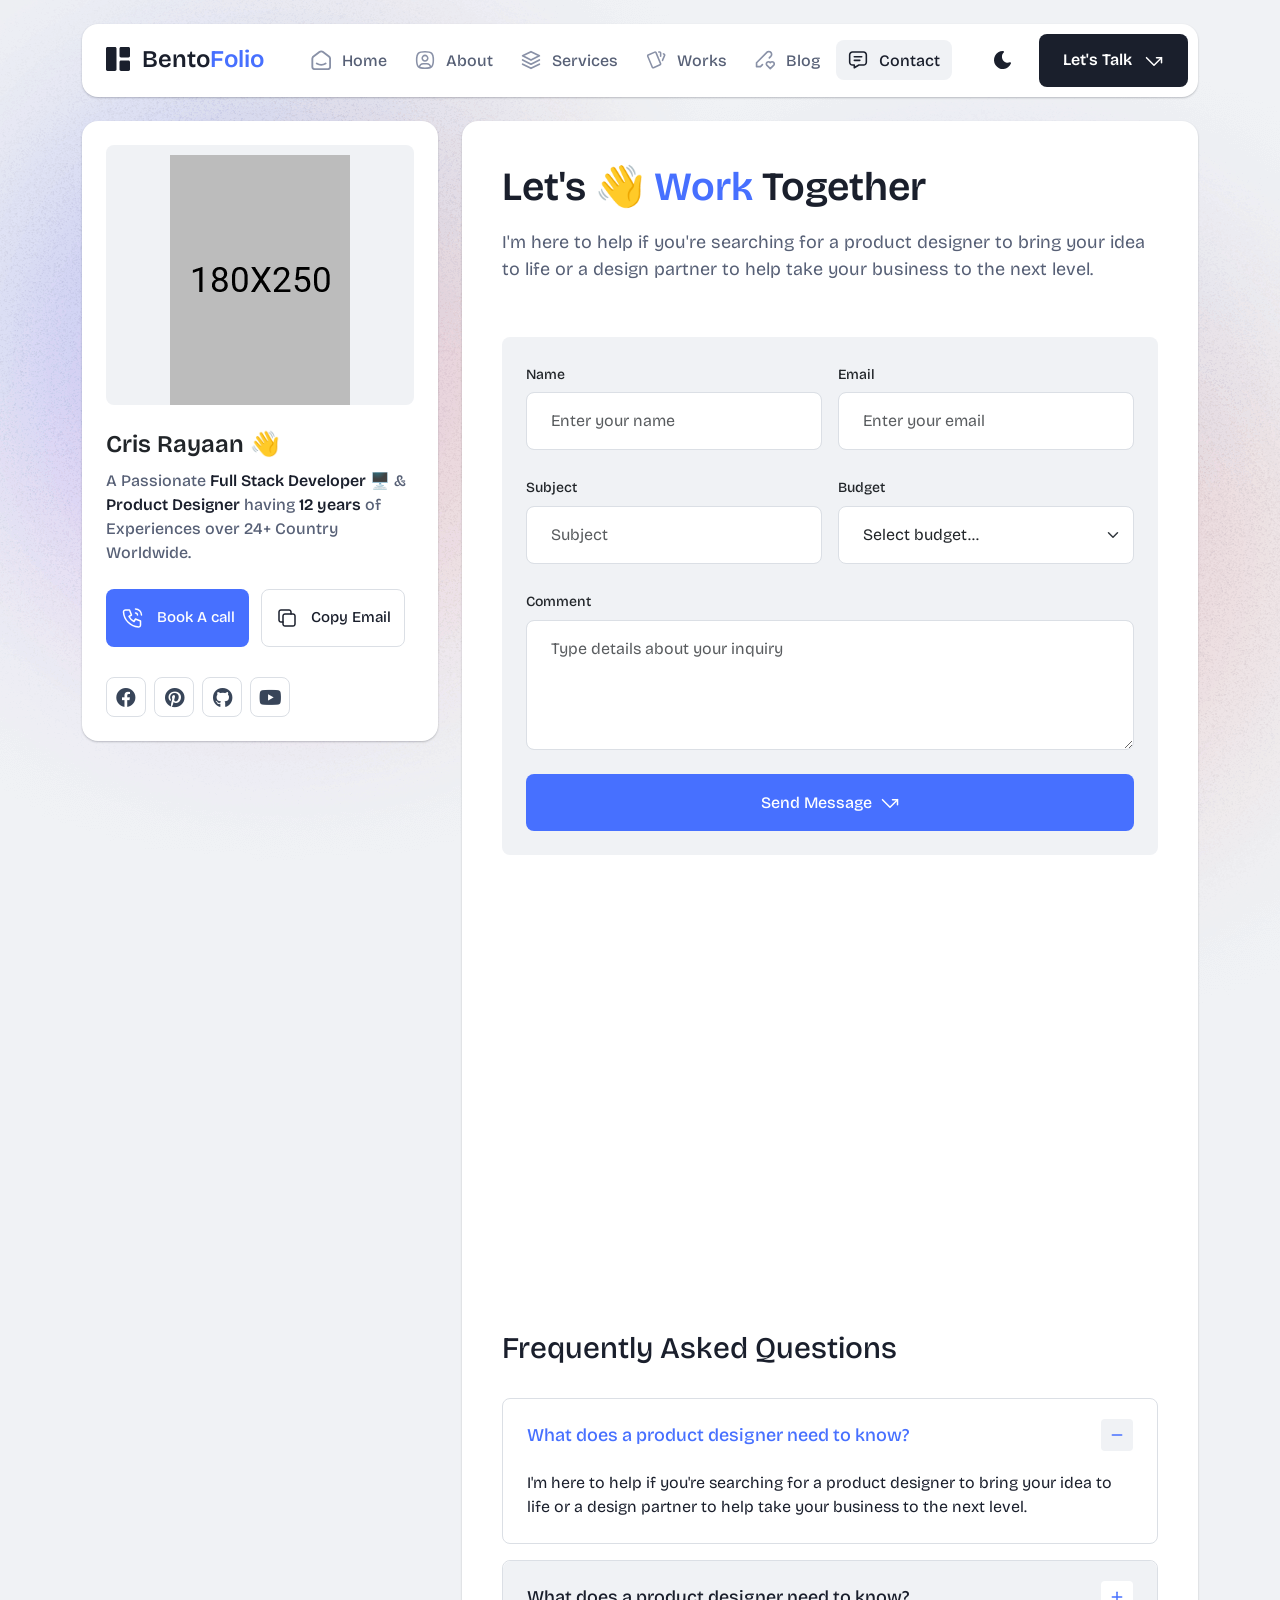
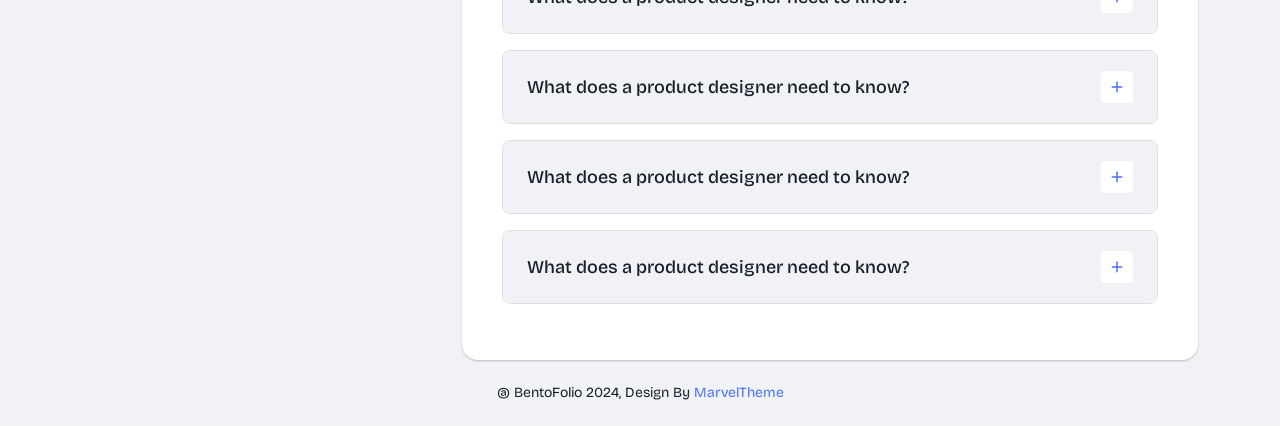
<file: contact.html>
<!DOCTYPE html>
<html lang="en">

<head>
  <meta charset="UTF-8">
  <meta http-equiv="X-UA-Compatible" content="IE=edge">
  <title>Bentofolio - Bootstrap Personal Portfolio Template</title>
  <meta name="description" content="Bentofolio - Bootstrap Personal Portfolio Template">
  <meta name="viewport" content="width=device-width, initial-scale=1">

  <link rel="shortcut icon" type="image/x-icon" href="assets/img/favicon.svg">
  <!-- Place favicon.ico in the root directory -->

  <!-- CSS here -->
  <link rel="stylesheet" href="assets/css/bootstrap.min.css">
  <link rel="stylesheet" href="assets/fontawsome/css/all.min.css">
  <link rel="stylesheet" href="assets/fontawsome/css/fontawesome.min.css">
  <link rel="stylesheet" href="assets/css/slick.css">
  <link rel="stylesheet" href="assets/css/magnific-popup.css">
  <link rel="stylesheet" href="assets/css/style.css">
  <link rel="stylesheet" href="assets/css/responsive.css">
</head>

<body>
  <div id="page-content">
    <!-- header part start -->
    <header class="header-area">
      <nav class="navbar">
        <div class="container">
          <div class="menu-container">
            <div class="logo">
              <a class="navbar-brand me-0" href="index.html">
                <svg width="24" height="24" viewBox="0 0 24 24" fill="none" xmlns="http://www.w3.org/2000/svg">
                  <path
                    d="M0 1.5C0 1.10218 0.158035 0.720644 0.43934 0.43934C0.720644 0.158035 1.10218 0 1.5 0L9 0C9.39782 0 9.77936 0.158035 10.0607 0.43934C10.342 0.720644 10.5 1.10218 10.5 1.5V22.5C10.5 22.8978 10.342 23.2794 10.0607 23.5607C9.77936 23.842 9.39782 24 9 24H1.5C1.10218 24 0.720644 23.842 0.43934 23.5607C0.158035 23.2794 0 22.8978 0 22.5V1.5ZM13.5 1.5C13.5 1.10218 13.658 0.720644 13.9393 0.43934C14.2206 0.158035 14.6022 0 15 0L22.5 0C22.8978 0 23.2794 0.158035 23.5607 0.43934C23.842 0.720644 24 1.10218 24 1.5V9C24 9.39782 23.842 9.77936 23.5607 10.0607C23.2794 10.342 22.8978 10.5 22.5 10.5H15C14.6022 10.5 14.2206 10.342 13.9393 10.0607C13.658 9.77936 13.5 9.39782 13.5 9V1.5ZM13.5 15C13.5 14.6022 13.658 14.2206 13.9393 13.9393C14.2206 13.658 14.6022 13.5 15 13.5H22.5C22.8978 13.5 23.2794 13.658 23.5607 13.9393C23.842 14.2206 24 14.6022 24 15V22.5C24 22.8978 23.842 23.2794 23.5607 23.5607C23.2794 23.842 22.8978 24 22.5 24H15C14.6022 24 14.2206 23.842 13.9393 23.5607C13.658 23.2794 13.5 22.8978 13.5 22.5V15Z"
                    class="logo-icon" />
                </svg>
                <span>Bento<span class="primary">Folio</span></span>
              </a>
            </div>
            <div class="navbar-main d-flex flex-grow-1">
              <div class="logo inner-logo d-block d-xl-none">
                <a class="navbar-brand me-0" href="index.html">
                  <svg width="24" height="24" viewBox="0 0 24 24" fill="none" xmlns="http://www.w3.org/2000/svg">
                    <path
                      d="M0 1.5C0 1.10218 0.158035 0.720644 0.43934 0.43934C0.720644 0.158035 1.10218 0 1.5 0L9 0C9.39782 0 9.77936 0.158035 10.0607 0.43934C10.342 0.720644 10.5 1.10218 10.5 1.5V22.5C10.5 22.8978 10.342 23.2794 10.0607 23.5607C9.77936 23.842 9.39782 24 9 24H1.5C1.10218 24 0.720644 23.842 0.43934 23.5607C0.158035 23.2794 0 22.8978 0 22.5V1.5ZM13.5 1.5C13.5 1.10218 13.658 0.720644 13.9393 0.43934C14.2206 0.158035 14.6022 0 15 0L22.5 0C22.8978 0 23.2794 0.158035 23.5607 0.43934C23.842 0.720644 24 1.10218 24 1.5V9C24 9.39782 23.842 9.77936 23.5607 10.0607C23.2794 10.342 22.8978 10.5 22.5 10.5H15C14.6022 10.5 14.2206 10.342 13.9393 10.0607C13.658 9.77936 13.5 9.39782 13.5 9V1.5ZM13.5 15C13.5 14.6022 13.658 14.2206 13.9393 13.9393C14.2206 13.658 14.6022 13.5 15 13.5H22.5C22.8978 13.5 23.2794 13.658 23.5607 13.9393C23.842 14.2206 24 14.6022 24 15V22.5C24 22.8978 23.842 23.2794 23.5607 23.5607C23.2794 23.842 22.8978 24 22.5 24H15C14.6022 24 14.2206 23.842 13.9393 23.5607C13.658 23.2794 13.5 22.8978 13.5 22.5V15Z"
                      class="logo-icon" />
                  </svg>
                  <span>Bento<span class="primary">Folio</span></span>
                </a>
              </div>
              <ul class="navbar-info mx-auto">
                <li class="nav-item">
                  <a class="nav-link" aria-current="page" href="index.html">
                    <svg class="nav-icon" viewBox="0 0 15 15" fill="none" xmlns="http://www.w3.org/2000/svg">
                      <path
                        d="M13.475 4.92481L9.03083 1.46814C8.64082 1.16473 8.1608 1 7.66667 1C7.17254 1 6.69251 1.16473 6.3025 1.46814L1.8575 4.92481C1.59037 5.13254 1.37424 5.39858 1.22563 5.7026C1.07701 6.00662 0.99984 6.34058 1 6.67897V12.679C1 13.121 1.17559 13.5449 1.48816 13.8575C1.80072 14.17 2.22464 14.3456 2.66667 14.3456H12.6667C13.1087 14.3456 13.5326 14.17 13.8452 13.8575C14.1577 13.5449 14.3333 13.121 14.3333 12.679V6.67897C14.3333 5.99314 14.0167 5.34564 13.475 4.92481Z"
                        stroke-width="1.4" stroke-linecap="round" stroke-linejoin="round" />
                      <path d="M10.9753 10.1665C9.13359 11.2773 6.14859 11.2773 4.30859 10.1665" stroke-width="1.4"
                        stroke-linecap="round" stroke-linejoin="round" />
                    </svg>

                    <span>Home</span>
                  </a>
                </li>
                <li class="nav-item">
                  <a class="nav-link" href="about.html">
                    <svg class="nav-icon" viewBox="0 0 18 18" fill="none" xmlns="http://www.w3.org/2000/svg">
                      <path
                        d="M9 9.8335C9.66304 9.8335 10.2989 9.5701 10.7678 9.10126C11.2366 8.63242 11.5 7.99654 11.5 7.3335C11.5 6.67045 11.2366 6.03457 10.7678 5.56573C10.2989 5.09689 9.66304 4.8335 9 4.8335C8.33696 4.8335 7.70107 5.09689 7.23223 5.56573C6.76339 6.03457 6.5 6.67045 6.5 7.3335C6.5 7.99654 6.76339 8.63242 7.23223 9.10126C7.70107 9.5701 8.33696 9.8335 9 9.8335Z"
                        stroke-width="1.4" stroke-linecap="round" stroke-linejoin="round" />
                      <path
                        d="M9 1.5C15 1.5 16.5 3 16.5 9C16.5 15 15 16.5 9 16.5C3 16.5 1.5 15 1.5 9C1.5 3 3 1.5 9 1.5Z"
                        stroke-width="1.4" stroke-linecap="round" stroke-linejoin="round" />
                      <path
                        d="M4 15.7085V15.6668C4 14.7828 4.35119 13.9349 4.97631 13.3098C5.60143 12.6847 6.44928 12.3335 7.33333 12.3335H10.6667C11.5507 12.3335 12.3986 12.6847 13.0237 13.3098C13.6488 13.9349 14 14.7828 14 15.6668V15.7085"
                        stroke-width="1.4" stroke-linecap="round" stroke-linejoin="round" />
                    </svg>
                    About
                  </a>
                </li>
                <li class="nav-item">
                  <a class="nav-link" href="services.html">
                    <svg class="nav-icon" viewBox="0 0 16 16" fill="none" xmlns="http://www.w3.org/2000/svg">
                      <path d="M7.99967 1.3335L1.33301 4.66683L7.99967 8.00016L14.6663 4.66683L7.99967 1.3335Z"
                        stroke-width="1.4" stroke-linecap="round" stroke-linejoin="round" />
                      <path d="M1.33301 8L7.99967 11.3333L14.6663 8" stroke-width="1.4" stroke-linecap="round"
                        stroke-linejoin="round" />
                      <path d="M1.33301 11.3335L7.99967 14.6668L14.6663 11.3335" stroke-width="1.4"
                        stroke-linecap="round" stroke-linejoin="round" />
                    </svg>
                    Services
                  </a>
                </li>
                <li class="nav-item">
                  <a class="nav-link" href="portfolio.html">
                    <svg class="nav-icon" viewBox="0 0 18 17" fill="none" xmlns="http://www.w3.org/2000/svg">
                      <path
                        d="M2.00326 3.99733L7.95159 1.40649C8.04974 1.36442 8.15533 1.34243 8.26212 1.34181C8.3689 1.34119 8.47473 1.36196 8.57337 1.40289C8.67201 1.44382 8.76145 1.50408 8.83642 1.58013C8.9114 1.65617 8.97039 1.74646 9.00992 1.84566L13.1133 11.764C13.1985 11.9651 13.2014 12.1917 13.1213 12.3949C13.0412 12.5982 12.8845 12.7618 12.6849 12.8507L6.73742 15.4415C6.63922 15.4837 6.53356 15.5058 6.42668 15.5065C6.3198 15.5072 6.21387 15.4864 6.11514 15.4455C6.0164 15.4046 5.92688 15.3442 5.85184 15.2681C5.7768 15.192 5.71778 15.1016 5.67826 15.0023L1.57492 5.08316C1.48963 4.88204 1.48673 4.65546 1.56684 4.45222C1.64696 4.24898 1.80367 4.08616 2.00326 3.99733Z"
                        stroke-width="1.4" stroke-linecap="round" stroke-linejoin="round" />
                      <path
                        d="M11.5 1.3335H12.3333C12.5543 1.3335 12.7663 1.42129 12.9226 1.57757C13.0789 1.73385 13.1667 1.94582 13.1667 2.16683V5.0835"
                        stroke-width="1.4" stroke-linecap="round" stroke-linejoin="round" />
                      <path
                        d="M15.6663 3C15.8863 3.09333 16.0997 3.18083 16.3063 3.2625C16.5098 3.34882 16.6706 3.51241 16.7534 3.71729C16.8362 3.92217 16.8343 4.15155 16.748 4.355L14.833 8.83334"
                        stroke-width="1.4" stroke-linecap="round" stroke-linejoin="round" />
                    </svg>
                    Works
                  </a>
                </li>
                <li class="nav-item">
                  <a class="nav-link" href="blog.html">
                    <svg class="nav-icon" viewBox="0 0 17 16" fill="none" xmlns="http://www.w3.org/2000/svg">
                      <path
                        d="M12.1663 6.16676L13.4163 4.91676C13.6352 4.69789 13.8088 4.43805 13.9273 4.15208C14.0457 3.86612 14.1067 3.55962 14.1067 3.25009C14.1067 2.94056 14.0457 2.63406 13.9273 2.3481C13.8088 2.06213 13.6352 1.80229 13.4163 1.58342C13.1975 1.36455 12.9376 1.19094 12.6517 1.07248C12.3657 0.954033 12.0592 0.893066 11.7497 0.893066C11.4401 0.893066 11.1336 0.954033 10.8477 1.07248C10.5617 1.19094 10.3019 1.36455 10.083 1.58342L1.33301 10.3334V13.6668H4.66634L6.33301 12.0001"
                        stroke-width="1.4" stroke-linecap="round" stroke-linejoin="round" />
                      <path
                        d="M13.0004 15.3335L15.7921 12.5968C15.9633 12.4307 16.0995 12.232 16.1926 12.0124C16.2857 11.7927 16.3339 11.5567 16.3343 11.3181C16.3347 11.0796 16.2873 10.8434 16.1948 10.6235C16.1024 10.4035 15.9669 10.2044 15.7963 10.0377C15.448 9.69712 14.9806 9.50602 14.4935 9.50509C14.0065 9.50415 13.5383 9.69346 13.1888 10.0327L13.0021 10.216L12.8163 10.0327C12.4681 9.69237 12.0008 9.50143 11.5139 9.50049C11.0271 9.49956 10.5591 9.68871 10.2096 10.0277C10.0383 10.1937 9.9021 10.3924 9.80891 10.612C9.71572 10.8316 9.66746 11.0677 9.667 11.3062C9.66653 11.5447 9.71386 11.781 9.80619 12.0009C9.89853 12.2209 10.034 12.4201 10.2046 12.5868L13.0004 15.3335Z"
                        stroke-width="1.4" stroke-linecap="round" stroke-linejoin="round" />
                    </svg>
                    Blog
                  </a>
                </li>
                <li class="nav-item">
                  <a class="nav-link active" href="contact.html">
                    <svg class="nav-icon" viewBox="0 0 18 17" fill="none" xmlns="http://www.w3.org/2000/svg">
                      <path d="M5.66699 5.5H12.3337" stroke-width="1.4" stroke-linecap="round"
                        stroke-linejoin="round" />
                      <path d="M5.66699 8.8335H10.667" stroke-width="1.4" stroke-linecap="round"
                        stroke-linejoin="round" />
                      <path
                        d="M14 1.3335C14.663 1.3335 15.2989 1.59689 15.7678 2.06573C16.2366 2.53457 16.5 3.17045 16.5 3.8335V10.5002C16.5 11.1632 16.2366 11.7991 15.7678 12.2679C15.2989 12.7368 14.663 13.0002 14 13.0002H9.83333L5.66667 15.5002V13.0002H4C3.33696 13.0002 2.70107 12.7368 2.23223 12.2679C1.76339 11.7991 1.5 11.1632 1.5 10.5002V3.8335C1.5 3.17045 1.76339 2.53457 2.23223 2.06573C2.70107 1.59689 3.33696 1.3335 4 1.3335H14Z"
                        stroke-width="1.4" stroke-linecap="round" stroke-linejoin="round" />
                    </svg>
                    Contact
                  </a>
                </li>
              </ul>
              <div class="header-right-info d-flex align-items-center">
                <button class="theme-control-btn">
                  <span class="dark">
                    <svg width="24" height="24" viewBox="0 0 24 24" fill="none" xmlns="http://www.w3.org/2000/svg">
                      <path
                        d="M11.8005 3C10.207 3.0003 8.64356 3.44286 7.27683 4.28049C5.91011 5.11811 4.79139 6.31937 4.04002 7.75612C3.28865 9.19288 2.93281 10.8112 3.01046 12.4386C3.08811 14.0659 3.59633 15.6411 4.48091 16.9963C5.3655 18.3514 6.59326 19.4356 8.03324 20.1333C9.47322 20.8309 11.0714 21.1157 12.6573 20.9574C14.2432 20.7991 15.7573 20.2036 17.0381 19.2344C18.319 18.2652 19.3185 16.9587 19.9301 15.4542C20.2302 14.7162 19.5111 13.9746 18.7875 14.2752C17.5475 14.7888 16.1706 14.8418 14.8963 14.425C13.622 14.0082 12.5308 13.1479 11.8126 11.9937C11.0943 10.8396 10.7943 9.4645 10.9648 8.10764C11.1353 6.75077 11.7655 5.49792 12.7458 4.5669L12.8136 4.4949C13.2986 3.9279 12.913 3.0072 12.1464 3.0072H11.9122L11.8524 3.0018L11.7996 3H11.8005Z"
                        fill="#1A1F2C" />
                    </svg>
                    <small class="theme-text d-block d-xl-none">Change appearance</small>
                  </span>
                  <span class="light">
                    <svg width="24" height="24" viewBox="0 0 24 24" fill="none" xmlns="http://www.w3.org/2000/svg">
                      <path
                        d="M12 19C12.2449 19 12.4813 19.09 12.6644 19.2527C12.8474 19.4155 12.9643 19.6397 12.993 19.883L13 20V21C12.9997 21.2549 12.9021 21.5 12.7272 21.6854C12.5522 21.8707 12.313 21.9822 12.0586 21.9972C11.8042 22.0121 11.5536 21.9293 11.3582 21.7657C11.1627 21.6021 11.0371 21.3701 11.007 21.117L11 21V20C11 19.7348 11.1054 19.4804 11.2929 19.2929C11.4804 19.1054 11.7348 19 12 19Z"
                        fill="#FD7E41" />
                      <path
                        d="M18.3127 16.9099L18.4067 16.9929L19.1067 17.6929C19.2861 17.8729 19.3902 18.1144 19.398 18.3683C19.4057 18.6223 19.3165 18.8697 19.1485 19.0602C18.9804 19.2508 18.7462 19.3702 18.4933 19.3943C18.2403 19.4184 17.9877 19.3454 17.7867 19.1899L17.6927 19.1069L16.9927 18.4069C16.8202 18.2347 16.7165 18.0053 16.7012 17.7619C16.6859 17.5186 16.76 17.278 16.9097 17.0855C17.0593 16.893 17.2741 16.7618 17.5137 16.7166C17.7533 16.6713 18.0012 16.7152 18.2107 16.8399L18.3127 16.9099Z"
                        fill="#FD7E41" />
                      <path
                        d="M7.00747 16.993C7.17965 17.1652 7.28308 17.3943 7.29836 17.6373C7.31364 17.8803 7.23972 18.1206 7.09047 18.313L7.00747 18.407L6.30747 19.107C6.12751 19.2863 5.88604 19.3905 5.63209 19.3982C5.37814 19.406 5.13076 19.3168 4.94019 19.1487C4.74963 18.9807 4.63017 18.7464 4.60607 18.4935C4.58198 18.2406 4.65506 17.988 4.81047 17.787L4.89347 17.693L5.59347 16.993C5.781 16.8055 6.03531 16.7002 6.30047 16.7002C6.56563 16.7002 6.81994 16.8055 7.00747 16.993Z"
                        fill="#FD7E41" />
                      <path
                        d="M3.99987 11C4.25475 11.0003 4.4999 11.0979 4.68524 11.2728C4.87057 11.4478 4.9821 11.687 4.99704 11.9414C5.01198 12.1958 4.92919 12.4464 4.7656 12.6418C4.60201 12.8373 4.36996 12.9629 4.11687 12.993L3.99987 13H2.99987C2.74499 12.9997 2.49984 12.9021 2.3145 12.7272C2.12916 12.5522 2.01763 12.313 2.0027 12.0586C1.98776 11.8042 2.07054 11.5536 2.23413 11.3582C2.39772 11.1627 2.62977 11.0371 2.88287 11.007L2.99987 11H3.99987Z"
                        fill="#FD7E41" />
                      <path
                        d="M20.9999 11C21.2547 11.0003 21.4999 11.0979 21.6852 11.2728C21.8706 11.4478 21.9821 11.687 21.997 11.9414C22.012 12.1958 21.9292 12.4464 21.7656 12.6418C21.602 12.8373 21.37 12.9629 21.1169 12.993L20.9999 13H19.9999C19.745 12.9997 19.4998 12.9021 19.3145 12.7272C19.1292 12.5522 19.0176 12.313 19.0027 12.0586C18.9878 11.8042 19.0705 11.5536 19.2341 11.3582C19.3977 11.1627 19.6298 11.0371 19.8829 11.007L19.9999 11H20.9999Z"
                        fill="#FD7E41" />
                      <path
                        d="M6.21264 4.80985L6.30664 4.89285L7.00664 5.59285C7.18599 5.77281 7.29011 6.01429 7.29787 6.26824C7.30562 6.52219 7.21642 6.76957 7.04839 6.96013C6.88036 7.1507 6.64609 7.27016 6.39316 7.29425C6.14024 7.31834 5.88763 7.24526 5.68664 7.08985L5.59264 7.00685L4.89264 6.30685C4.72073 6.13453 4.61757 5.90543 4.6025 5.66248C4.58744 5.41954 4.6615 5.17945 4.8108 4.98721C4.9601 4.79497 5.1744 4.66378 5.41351 4.61824C5.65262 4.57271 5.90013 4.61594 6.10964 4.73985L6.21264 4.80985Z"
                        fill="#FD7E41" />
                      <path
                        d="M19.1071 4.89288C19.2793 5.06508 19.3827 5.29418 19.398 5.5372C19.4132 5.78023 19.3393 6.02048 19.1901 6.21288L19.1071 6.30688L18.4071 7.00688C18.2271 7.18623 17.9856 7.29036 17.7317 7.29811C17.4777 7.30587 17.2304 7.21667 17.0398 7.04864C16.8492 6.8806 16.7298 6.64633 16.7057 6.39341C16.6816 6.14049 16.7547 5.88788 16.9101 5.68688L16.9931 5.59288L17.6931 4.89288C17.8806 4.70541 18.1349 4.6001 18.4001 4.6001C18.6652 4.6001 18.9196 4.70541 19.1071 4.89288Z"
                        fill="#FD7E41" />
                      <path
                        d="M12 2C12.2449 2.00003 12.4813 2.08996 12.6644 2.25272C12.8474 2.41547 12.9643 2.63975 12.993 2.883L13 3V4C12.9997 4.25488 12.9021 4.50003 12.7272 4.68537C12.5522 4.8707 12.313 4.98223 12.0586 4.99717C11.8042 5.01211 11.5536 4.92933 11.3582 4.76573C11.1627 4.60214 11.0371 4.3701 11.007 4.117L11 4V3C11 2.73478 11.1054 2.48043 11.2929 2.29289C11.4804 2.10536 11.7348 2 12 2Z"
                        fill="#FD7E41" />
                      <path
                        d="M12 7C12.9797 6.99994 13.9378 7.28769 14.7553 7.8275C15.5729 8.36731 16.2138 9.1354 16.5986 10.0364C16.9833 10.9373 17.0949 11.9315 16.9195 12.8953C16.7441 13.8592 16.2893 14.7502 15.6118 15.4579C14.9343 16.1655 14.0638 16.6585 13.1085 16.8756C12.1532 17.0928 11.1552 17.0245 10.2383 16.6793C9.3215 16.334 8.52629 15.7271 7.95146 14.9338C7.37663 14.1405 7.04752 13.1958 7.005 12.217L7 12L7.005 11.783C7.06092 10.4958 7.61161 9.27978 8.54222 8.38866C9.47284 7.49754 10.7115 7.00007 12 7Z"
                        fill="#FD7E41" />
                    </svg>
                    <small class="theme-text d-block d-xl-none">Change appearance</small>
                  </span>
                </button>
                <a href="contact.html" class="lets-talk-btn">
                  Let's Talk
                  <svg class="icon" width="20" height="20" viewBox="0 0 20 20" fill="none"
                    xmlns="http://www.w3.org/2000/svg">
                    <path d="M17.5 11.6665V6.6665H12.5" stroke="white" stroke-width="1.5" stroke-linecap="round"
                      stroke-linejoin="round" />
                    <path d="M17.5 6.6665L10 14.1665L2.5 6.6665" stroke="white" stroke-width="1.5"
                      stroke-linecap="round" stroke-linejoin="round" />
                  </svg>
                </a>
              </div>
            </div>
            <div class="mobile-menu-overlay d-block d-lg-none"></div>
            <div class="mobile-menu-control-bar d-block d-xl-none">
              <button class="mobile-menu-control-bar">
                <i class="fas fa-bars"></i>
              </button>
            </div>
          </div>
        </div>
      </nav>
    </header>
    <!-- header part end -->

    <!-- main area part start -->
    <main>

      <section class="content-box-area mt-4">
        <div class="container">
          <div class="row g-4">
            <div class="col-xl-4">
              <div class="card profile-card">
                <div class="card-body">
                  <div class="image text-center">
                    <img src="assets/img/images/profile.png" alt="profile">
                  </div>
                  <div class="text">
                    <h3 class="card-title">Cris Rayaan 👋</h3>
                    <p>A Passionate <span>Full Stack Developer</span> 🖥️ & <span>Product Designer</span> having
                      <span>12
                        years</span> of Experiences over 24+
                      Country Worldwide.</p>
                    <div class="common-button-groups">
                      <a class="btn btn-call" href="#">
                        <svg class="icon" width="25" height="24" viewBox="0 0 25 24" fill="none"
                          xmlns="http://www.w3.org/2000/svg">
                          <path
                            d="M5.5 4H9.5L11.5 9L9 10.5C10.071 12.6715 11.8285 14.429 14 15.5L15.5 13L20.5 15V19C20.5 19.5304 20.2893 20.0391 19.9142 20.4142C19.5391 20.7893 19.0304 21 18.5 21C14.5993 20.763 10.9202 19.1065 8.15683 16.3432C5.3935 13.5798 3.73705 9.90074 3.5 6C3.5 5.46957 3.71071 4.96086 4.08579 4.58579C4.46086 4.21071 4.96957 4 5.5 4Z"
                            stroke="white" stroke-width="1.5" stroke-linecap="round" stroke-linejoin="round" />
                          <path
                            d="M15.5 7C16.0304 7 16.5391 7.21071 16.9142 7.58579C17.2893 7.96086 17.5 8.46957 17.5 9"
                            stroke="white" stroke-width="1.5" stroke-linecap="round" stroke-linejoin="round" />
                          <path d="M15.5 3C17.0913 3 18.6174 3.63214 19.7426 4.75736C20.8679 5.88258 21.5 7.4087 21.5 9"
                            stroke="white" stroke-width="1.5" stroke-linecap="round" stroke-linejoin="round" />
                        </svg>
                        Book A call
                      </a>
                      <button class="btn btn-copy" data-clipboard-text="example@example.com">
                        <svg class="icon" width="24" height="24" viewBox="0 0 24 24" fill="none"
                          xmlns="http://www.w3.org/2000/svg">
                          <path
                            d="M8 10C8 9.46957 8.21071 8.96086 8.58579 8.58579C8.96086 8.21071 9.46957 8 10 8H18C18.5304 8 19.0391 8.21071 19.4142 8.58579C19.7893 8.96086 20 9.46957 20 10V18C20 18.5304 19.7893 19.0391 19.4142 19.4142C19.0391 19.7893 18.5304 20 18 20H10C9.46957 20 8.96086 19.7893 8.58579 19.4142C8.21071 19.0391 8 18.5304 8 18V10Z"
                            stroke-width="1.5" stroke-linecap="round" stroke-linejoin="round" />
                          <path
                            d="M16 8V6C16 5.46957 15.7893 4.96086 15.4142 4.58579C15.0391 4.21071 14.5304 4 14 4H6C5.46957 4 4.96086 4.21071 4.58579 4.58579C4.21071 4.96086 4 5.46957 4 6V14C4 14.5304 4.21071 15.0391 4.58579 15.4142C4.96086 15.7893 5.46957 16 6 16H8"
                            stroke-width="1.5" stroke-linecap="round" stroke-linejoin="round" />
                        </svg>
                        Copy Email
                      </button>
                    </div>
                    <div class="social-media-icon">
                      <ul class="list-unstyled">
                        <li><a href="#"><i class="fab fa-facebook"></i></a></li>
                        <li><a href="#"><i class="fab fa-pinterest"></i></a></li>
                        <li><a href="#"><i class="fab fa-github"></i></a></li>
                        <li><a href="#"><i class="fab fa-youtube"></i></a></li>
                      </ul>
                    </div>
                  </div>
                </div>
              </div>
            </div>
            <div class="col-xl-8">
              <div class="card content-box-card">
                <div class="card-body portfolio-card contact-card">
                  <div class="top-info">
                    <div class="text">
                      <h1 class="main-title">Let's 👋 <span>Work</span> Together</h1>
                      <p>I'm here to help if you're searching for a product designer to bring your idea to life or a
                        design partner to help take your business to the next level.</p>
                    </div>
                  </div>
                  <div class="contact-area">
                    <div class="leave-comments-area">
                      <div class="comments-box">
                        <form id="contact-form" action="assets/mail.php" method="POST">
                          <div class="row gx-3">
                            <div class="col-md-6">
                              <div class="mb-4">
                                <label class="form-label">Name</label>
                                <input name="name" required type="text" class="form-control shadow-none" placeholder="Enter your name">
                              </div>
                            </div>
                            <div class="col-md-6">
                              <div class="mb-4">
                                <label class="form-label">Email</label>
                                <input name="email" required type="email" class="form-control shadow-none" placeholder="Enter your email">
                              </div>
                            </div>
                            <div class="col-md-6">
                              <div class="mb-4">
                                <label class="form-label">Subject</label>
                                <input name="subject" required type="text" class="form-control shadow-none" placeholder="Subject">
                              </div>
                            </div>
                            <div class="col-md-6">
                              <div class="mb-4">
                                <label class="form-label">Budget</label>
                                <select name="budget" required class="form-select shadow-none">
                                  <option disabled selected>Select budget...</option>
                                  <option value="$5000">$5000</option>
                                  <option value="$5000 - $1000">$5000 - $10000</option>
                                  <option value="$10000 - $2000">$10000 - $20000</option>
                                  <option value="$20000">$20000+</option>
                                </select>
                              </div>
                            </div>
                            <div class="col-md-12">
                              <div class="mb-4">
                                <label class="form-label">Comment</label>
                                <textarea name="message" class="form-control shadow-none" rows="4"
                                  placeholder="Type details about your inquiry"></textarea>
                              </div>
                            </div>
                            <div class="col-md-12">
                              <button class="submit-btn" type="submit">
                                Send Message
                                <svg class="icon" width="20" height="20" viewBox="0 0 20 20" fill="none"
                                  xmlns="http://www.w3.org/2000/svg">
                                  <path d="M17.5 11.6665V6.6665H12.5" stroke="white" stroke-width="1.5"
                                    stroke-linecap="round" stroke-linejoin="round"></path>
                                  <path d="M17.5 6.6665L10 14.1665L2.5 6.6665" stroke="white" stroke-width="1.5"
                                    stroke-linecap="round" stroke-linejoin="round"></path>
                                </svg>
                              </button>
                            </div>
                          </div>
                        </form>
                        <p class="ajax-response mb-0"></p>
                      </div>
                    </div>
                    <div class="contact-map-area">
                      <iframe
                        src="https://www.google.com/maps/embed?pb=!1m18!1m12!1m3!1d193595.25280012016!2d-74.14448732737499!3d40.69763123331177!2m3!1f0!2f0!3f0!3m2!1i1024!2i768!4f13.1!3m3!1m2!1s0x89c24fa5d33f083b%3A0xc80b8f06e177fe62!2sNew%20York%2C%20NY%2C%20USA!5e0!3m2!1sen!2sbd!4v1711832776336!5m2!1sen!2sbd"
                        allowfullscreen="" loading="lazy" referrerpolicy="no-referrer-when-downgrade"></iframe>
                    </div>
                    <div class="frequently-asked-questions">
                      <h2 class="main-common-title">Frequently Asked Questions
                      </h2>
                      <div class="frequently-asked-questions-main">
                        <div class="accordion" id="accordionExample">
                          <div class="accordion-item">
                            <h4 class="accordion-header" id="headingOne">
                              <button class="accordion-button" type="button" data-bs-toggle="collapse"
                                data-bs-target="#collapseOne" aria-expanded="true" aria-controls="collapseOne">
                                What does a product designer need to know?
                                <span class="ms-auto">
                                  <span class="icon ms-4">
                                    <img class="icon-plus" src="assets/img/icons/plus.svg" alt="plus">
                                    <img class="icon-minus d-none" src="assets/img/icons/minus.svg" alt="minus">
                                  </span>
                                </span>
                              </button>
                            </h4>
                            <div id="collapseOne" class="accordion-collapse collapse show" aria-labelledby="headingOne"
                              data-bs-parent="#accordionExample">
                              <div class="accordion-body">
                                <p>I'm here to help if you're searching for a product designer to bring your idea to
                                  life
                                  or a design partner to help take your business to the next level.</p>
                              </div>
                            </div>
                          </div>
                          <div class="accordion-item">
                            <h4 class="accordion-header" id="headingTwo">
                              <button class="accordion-button collapsed" type="button" data-bs-toggle="collapse"
                                data-bs-target="#collapseTwo" aria-expanded="false" aria-controls="collapseTwo">
                                What does a product designer need to know?
                                <span class="ms-auto">
                                  <span class="icon ms-4">
                                    <img class="icon-plus" src="assets/img/icons/plus.svg" alt="plus">
                                    <img class="icon-minus d-none" src="assets/img/icons/minus.svg" alt="minus">
                                  </span>
                                </span>
                              </button>
                            </h4>
                            <div id="collapseTwo" class="accordion-collapse collapse" aria-labelledby="headingTwo"
                              data-bs-parent="#accordionExample">
                              <div class="accordion-body">
                                <p>I'm here to help if you're searching for a product designer to bring your idea to
                                  life
                                  or
                                  a design partner to help take your business to the next level.</p>
                              </div>
                            </div>
                          </div>
                          <div class="accordion-item">
                            <h4 class="accordion-header" id="headingThree">
                              <button class="accordion-button collapsed" type="button" data-bs-toggle="collapse"
                                data-bs-target="#collapseThree" aria-expanded="false" aria-controls="collapseThree">
                                What does a product designer need to know?
                                <span class="ms-auto">
                                  <span class="icon ms-4">
                                    <img class="icon-plus" src="assets/img/icons/plus.svg" alt="plus">
                                    <img class="icon-minus d-none" src="assets/img/icons/minus.svg" alt="minus">
                                  </span>
                                </span>
                              </button>
                            </h4>
                            <div id="collapseThree" class="accordion-collapse collapse" aria-labelledby="headingThree"
                              data-bs-parent="#accordionExample">
                              <div class="accordion-body">
                                <p>I'm here to help if you're searching for a product designer to bring your idea to
                                  life
                                  or
                                  a design partner to help take your business to the next level.</p>
                              </div>
                            </div>
                          </div>
                          <div class="accordion-item">
                            <h4 class="accordion-header" id="headingFour">
                              <button class="accordion-button collapsed" type="button" data-bs-toggle="collapse"
                                data-bs-target="#collapseFour" aria-expanded="false" aria-controls="collapseFour">
                                What does a product designer need to know?
                                <span class="ms-auto">
                                  <span class="icon ms-4">
                                    <img class="icon-plus" src="assets/img/icons/plus.svg" alt="plus">
                                    <img class="icon-minus d-none" src="assets/img/icons/minus.svg" alt="minus">
                                  </span>
                                </span>
                              </button>
                            </h4>
                            <div id="collapseFour" class="accordion-collapse collapse" aria-labelledby="headingFour"
                              data-bs-parent="#accordionExample">
                              <div class="accordion-body">
                                <p>I'm here to help if you're searching for a product designer to bring your idea to
                                  life
                                  or
                                  a design partner to help take your business to the next level.</p>
                              </div>
                            </div>
                          </div>
                          <div class="accordion-item">
                            <h4 class="accordion-header" id="headingFive">
                              <button class="accordion-button collapsed" type="button" data-bs-toggle="collapse"
                                data-bs-target="#collapseFive" aria-expanded="false" aria-controls="collapseFive">
                                What does a product designer need to know?
                                <span class="ms-auto">
                                  <span class="icon ms-4">
                                    <img class="icon-plus" src="assets/img/icons/plus.svg" alt="plus">
                                    <img class="icon-minus d-none" src="assets/img/icons/minus.svg" alt="minus">
                                  </span>
                                </span>
                              </button>
                            </h4>
                            <div id="collapseFive" class="accordion-collapse collapse" aria-labelledby="headingFive"
                              data-bs-parent="#accordionExample">
                              <div class="accordion-body">
                                <p>I'm here to help if you're searching for a product designer to bring your idea to
                                  life
                                  or
                                  a design partner to help take your business to the next level.</p>
                              </div>
                            </div>
                          </div>
                        </div>
                      </div>
                    </div>
                  </div>
                </div>
              </div>
            </div>
          </div>
        </div>
      </section>

      <!-- background shape area start -->
      <div class="background-shapes">
        <div class="shape-1 common-shape">
          <img src="assets/img/bg/banner-shape-1.png" alt="banner-shape-1">
        </div>
        <div class="shape-2 common-shape">
          <img src="assets/img/bg/banner-shape-1.png" alt="banner-shape-1">
        </div>
        <div class="threed-shape-1 move-with-cursor" data-value="1">
          <img src="assets/img/bg/object-3d-1.png" alt="object-3d-1">
        </div>
        <div class="threed-shape-2 move-with-cursor" data-value="1">
          <img src="assets/img/bg/object-3d-2.png" alt="object-3d-2">
        </div>
      </div>
      <!-- background shape area end -->
    </main>
    <!-- main area part end -->

    <!-- footer part start -->
    <footer class="footer-area">
      <div class="container">
        <div class="text text-center">
          <p>@ BentoFolio 2024, Design By <a href="#">MarvelTheme</a></p>
        </div>
      </div>
    </footer>
    <!-- footer part end -->
  </div>

  <!-- JS here -->
  <script src="assets/js/vendor/jquery-3.6.0.min.js"></script>
  <script src="assets/js/bootstrap.bundle.min.js"></script>
  <script src="assets/js/jquery.magnific-popup.min.js"></script>
  <script src="assets/js/ajax-form.js"></script>
  <script src="assets/js/clipboard.min.js"></script>
  <script src="assets/js/slick.min.js"></script>
  <script src="assets/js/script.js"></script>
</body>


</html>
</file>
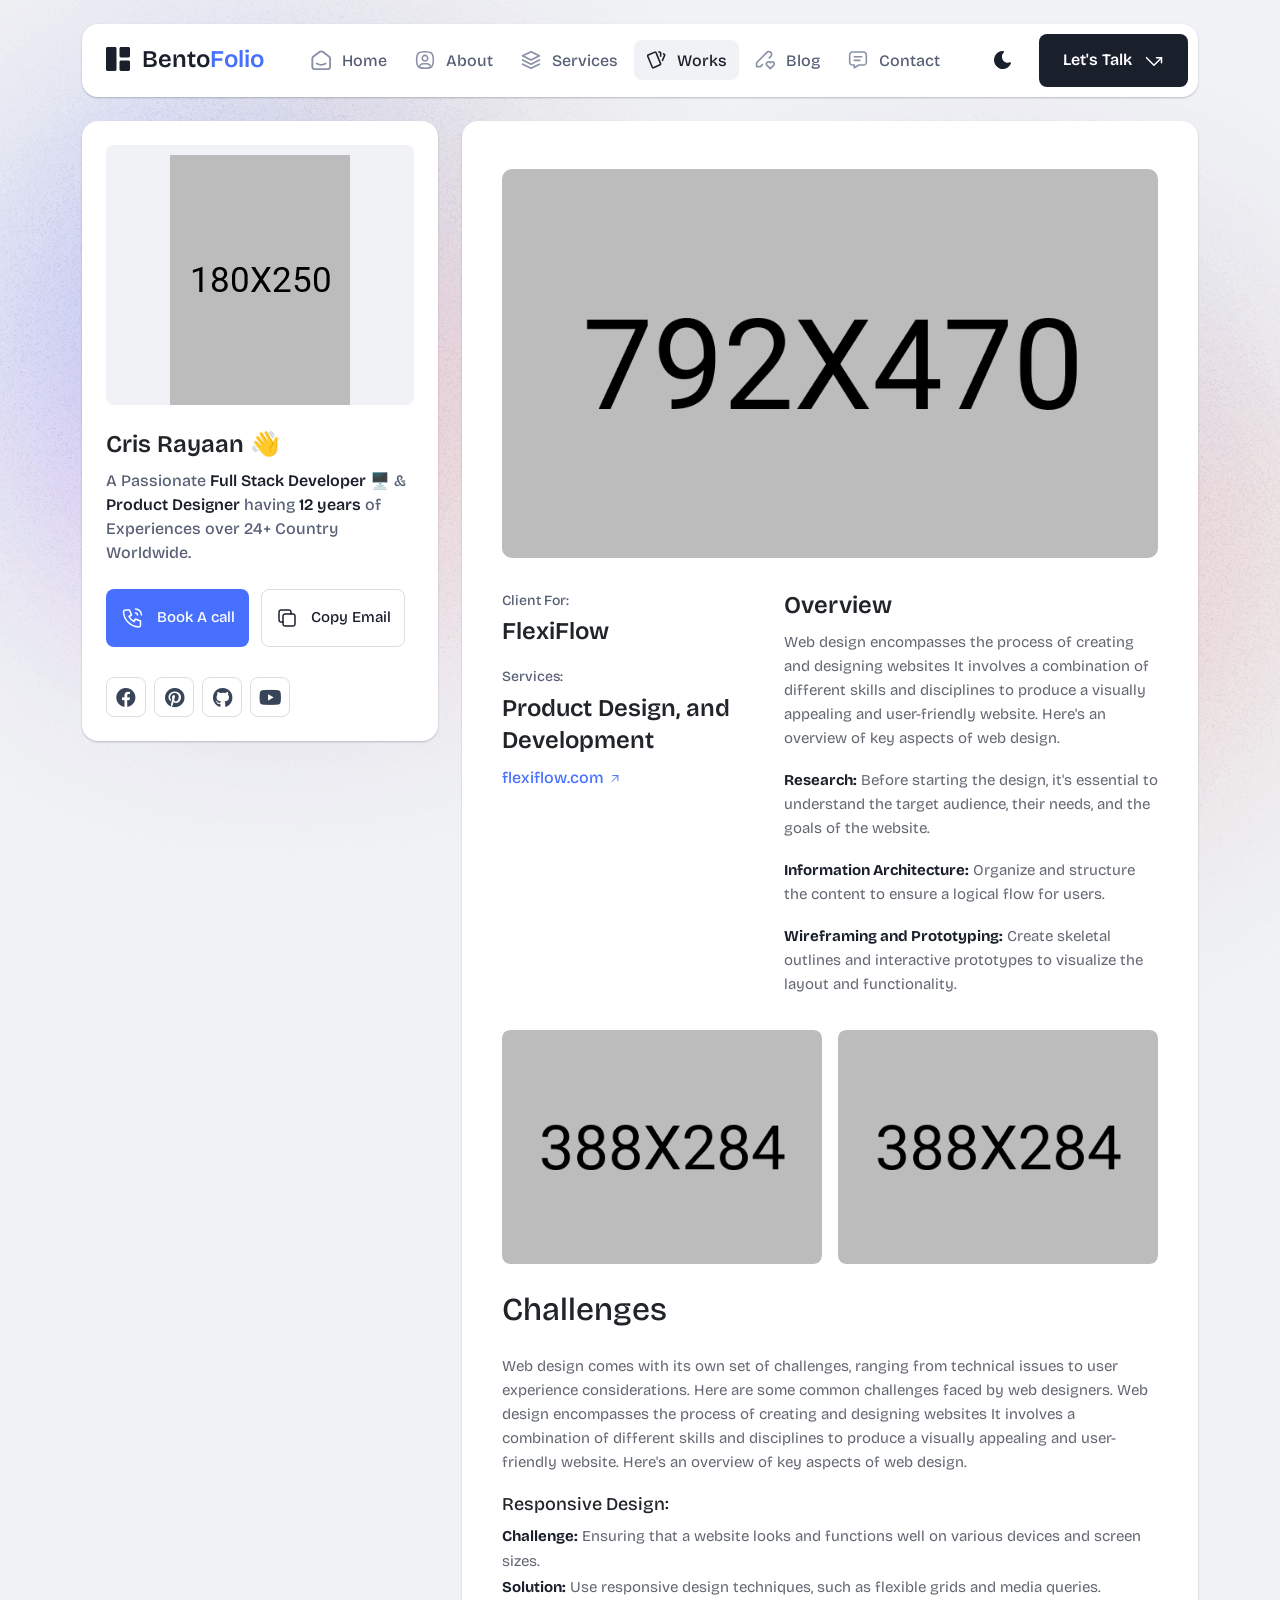
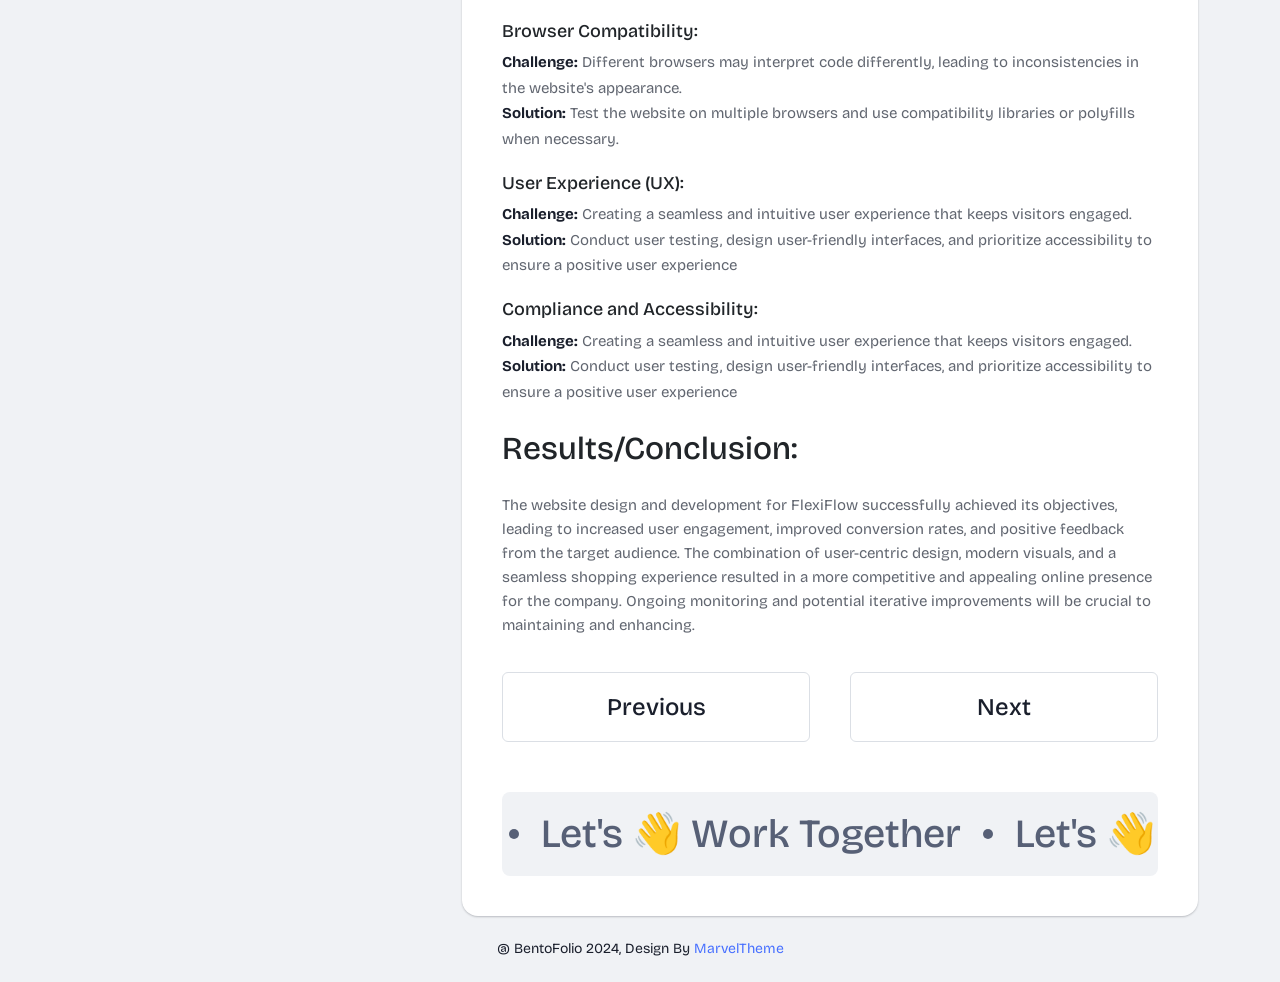
<file: portfolio-details.html>
<!DOCTYPE html>
<html lang="en">

<head>
  <meta charset="UTF-8">
  <meta http-equiv="X-UA-Compatible" content="IE=edge">
  <title>Bentofolio - Bootstrap Personal Portfolio Template</title>
  <meta name="description" content="Bentofolio - Bootstrap Personal Portfolio Template">
  <meta name="viewport" content="width=device-width, initial-scale=1">

  <link rel="shortcut icon" type="image/x-icon" href="assets/img/favicon.svg">
  <!-- Place favicon.ico in the root directory -->

  <!-- CSS here -->
  <link rel="stylesheet" href="assets/css/bootstrap.min.css">
  <link rel="stylesheet" href="assets/fontawsome/css/all.min.css">
  <link rel="stylesheet" href="assets/fontawsome/css/fontawesome.min.css">
  <link rel="stylesheet" href="assets/css/slick.css">
  <link rel="stylesheet" href="assets/css/magnific-popup.css">
  <link rel="stylesheet" href="assets/css/style.css">
  <link rel="stylesheet" href="assets/css/responsive.css">
</head>

<body>
  <div id="page-content">
    <!-- header part start -->
    <header class="header-area">
      <nav class="navbar">
        <div class="container">
          <div class="menu-container">
            <div class="logo">
              <a class="navbar-brand me-0" href="index.html">
                <svg width="24" height="24" viewBox="0 0 24 24" fill="none" xmlns="http://www.w3.org/2000/svg">
                  <path
                    d="M0 1.5C0 1.10218 0.158035 0.720644 0.43934 0.43934C0.720644 0.158035 1.10218 0 1.5 0L9 0C9.39782 0 9.77936 0.158035 10.0607 0.43934C10.342 0.720644 10.5 1.10218 10.5 1.5V22.5C10.5 22.8978 10.342 23.2794 10.0607 23.5607C9.77936 23.842 9.39782 24 9 24H1.5C1.10218 24 0.720644 23.842 0.43934 23.5607C0.158035 23.2794 0 22.8978 0 22.5V1.5ZM13.5 1.5C13.5 1.10218 13.658 0.720644 13.9393 0.43934C14.2206 0.158035 14.6022 0 15 0L22.5 0C22.8978 0 23.2794 0.158035 23.5607 0.43934C23.842 0.720644 24 1.10218 24 1.5V9C24 9.39782 23.842 9.77936 23.5607 10.0607C23.2794 10.342 22.8978 10.5 22.5 10.5H15C14.6022 10.5 14.2206 10.342 13.9393 10.0607C13.658 9.77936 13.5 9.39782 13.5 9V1.5ZM13.5 15C13.5 14.6022 13.658 14.2206 13.9393 13.9393C14.2206 13.658 14.6022 13.5 15 13.5H22.5C22.8978 13.5 23.2794 13.658 23.5607 13.9393C23.842 14.2206 24 14.6022 24 15V22.5C24 22.8978 23.842 23.2794 23.5607 23.5607C23.2794 23.842 22.8978 24 22.5 24H15C14.6022 24 14.2206 23.842 13.9393 23.5607C13.658 23.2794 13.5 22.8978 13.5 22.5V15Z"
                    class="logo-icon" />
                </svg>
                <span>Bento<span class="primary">Folio</span></span>
              </a>
            </div>
            <div class="navbar-main d-flex flex-grow-1">
              <div class="logo inner-logo d-block d-xl-none">
                <a class="navbar-brand me-0" href="index.html">
                  <svg width="24" height="24" viewBox="0 0 24 24" fill="none" xmlns="http://www.w3.org/2000/svg">
                    <path
                      d="M0 1.5C0 1.10218 0.158035 0.720644 0.43934 0.43934C0.720644 0.158035 1.10218 0 1.5 0L9 0C9.39782 0 9.77936 0.158035 10.0607 0.43934C10.342 0.720644 10.5 1.10218 10.5 1.5V22.5C10.5 22.8978 10.342 23.2794 10.0607 23.5607C9.77936 23.842 9.39782 24 9 24H1.5C1.10218 24 0.720644 23.842 0.43934 23.5607C0.158035 23.2794 0 22.8978 0 22.5V1.5ZM13.5 1.5C13.5 1.10218 13.658 0.720644 13.9393 0.43934C14.2206 0.158035 14.6022 0 15 0L22.5 0C22.8978 0 23.2794 0.158035 23.5607 0.43934C23.842 0.720644 24 1.10218 24 1.5V9C24 9.39782 23.842 9.77936 23.5607 10.0607C23.2794 10.342 22.8978 10.5 22.5 10.5H15C14.6022 10.5 14.2206 10.342 13.9393 10.0607C13.658 9.77936 13.5 9.39782 13.5 9V1.5ZM13.5 15C13.5 14.6022 13.658 14.2206 13.9393 13.9393C14.2206 13.658 14.6022 13.5 15 13.5H22.5C22.8978 13.5 23.2794 13.658 23.5607 13.9393C23.842 14.2206 24 14.6022 24 15V22.5C24 22.8978 23.842 23.2794 23.5607 23.5607C23.2794 23.842 22.8978 24 22.5 24H15C14.6022 24 14.2206 23.842 13.9393 23.5607C13.658 23.2794 13.5 22.8978 13.5 22.5V15Z"
                      class="logo-icon" />
                  </svg>
                  <span>Bento<span class="primary">Folio</span></span>
                </a>
              </div>
              <ul class="navbar-info mx-auto">
                <li class="nav-item">
                  <a class="nav-link" aria-current="page" href="index.html">
                    <svg class="nav-icon" viewBox="0 0 15 15" fill="none" xmlns="http://www.w3.org/2000/svg">
                      <path
                        d="M13.475 4.92481L9.03083 1.46814C8.64082 1.16473 8.1608 1 7.66667 1C7.17254 1 6.69251 1.16473 6.3025 1.46814L1.8575 4.92481C1.59037 5.13254 1.37424 5.39858 1.22563 5.7026C1.07701 6.00662 0.99984 6.34058 1 6.67897V12.679C1 13.121 1.17559 13.5449 1.48816 13.8575C1.80072 14.17 2.22464 14.3456 2.66667 14.3456H12.6667C13.1087 14.3456 13.5326 14.17 13.8452 13.8575C14.1577 13.5449 14.3333 13.121 14.3333 12.679V6.67897C14.3333 5.99314 14.0167 5.34564 13.475 4.92481Z"
                        stroke-width="1.4" stroke-linecap="round" stroke-linejoin="round" />
                      <path d="M10.9753 10.1665C9.13359 11.2773 6.14859 11.2773 4.30859 10.1665" stroke-width="1.4"
                        stroke-linecap="round" stroke-linejoin="round" />
                    </svg>

                    <span>Home</span>
                  </a>
                </li>
                <li class="nav-item">
                  <a class="nav-link" href="about.html">
                    <svg class="nav-icon" viewBox="0 0 18 18" fill="none" xmlns="http://www.w3.org/2000/svg">
                      <path
                        d="M9 9.8335C9.66304 9.8335 10.2989 9.5701 10.7678 9.10126C11.2366 8.63242 11.5 7.99654 11.5 7.3335C11.5 6.67045 11.2366 6.03457 10.7678 5.56573C10.2989 5.09689 9.66304 4.8335 9 4.8335C8.33696 4.8335 7.70107 5.09689 7.23223 5.56573C6.76339 6.03457 6.5 6.67045 6.5 7.3335C6.5 7.99654 6.76339 8.63242 7.23223 9.10126C7.70107 9.5701 8.33696 9.8335 9 9.8335Z"
                        stroke-width="1.4" stroke-linecap="round" stroke-linejoin="round" />
                      <path
                        d="M9 1.5C15 1.5 16.5 3 16.5 9C16.5 15 15 16.5 9 16.5C3 16.5 1.5 15 1.5 9C1.5 3 3 1.5 9 1.5Z"
                        stroke-width="1.4" stroke-linecap="round" stroke-linejoin="round" />
                      <path
                        d="M4 15.7085V15.6668C4 14.7828 4.35119 13.9349 4.97631 13.3098C5.60143 12.6847 6.44928 12.3335 7.33333 12.3335H10.6667C11.5507 12.3335 12.3986 12.6847 13.0237 13.3098C13.6488 13.9349 14 14.7828 14 15.6668V15.7085"
                        stroke-width="1.4" stroke-linecap="round" stroke-linejoin="round" />
                    </svg>
                    About
                  </a>
                </li>
                <li class="nav-item">
                  <a class="nav-link" href="services.html">
                    <svg class="nav-icon" viewBox="0 0 16 16" fill="none" xmlns="http://www.w3.org/2000/svg">
                      <path d="M7.99967 1.3335L1.33301 4.66683L7.99967 8.00016L14.6663 4.66683L7.99967 1.3335Z"
                        stroke-width="1.4" stroke-linecap="round" stroke-linejoin="round" />
                      <path d="M1.33301 8L7.99967 11.3333L14.6663 8" stroke-width="1.4" stroke-linecap="round"
                        stroke-linejoin="round" />
                      <path d="M1.33301 11.3335L7.99967 14.6668L14.6663 11.3335" stroke-width="1.4"
                        stroke-linecap="round" stroke-linejoin="round" />
                    </svg>
                    Services
                  </a>
                </li>
                <li class="nav-item">
                  <a class="nav-link active" href="portfolio.html">
                    <svg class="nav-icon" viewBox="0 0 18 17" fill="none" xmlns="http://www.w3.org/2000/svg">
                      <path
                        d="M2.00326 3.99733L7.95159 1.40649C8.04974 1.36442 8.15533 1.34243 8.26212 1.34181C8.3689 1.34119 8.47473 1.36196 8.57337 1.40289C8.67201 1.44382 8.76145 1.50408 8.83642 1.58013C8.9114 1.65617 8.97039 1.74646 9.00992 1.84566L13.1133 11.764C13.1985 11.9651 13.2014 12.1917 13.1213 12.3949C13.0412 12.5982 12.8845 12.7618 12.6849 12.8507L6.73742 15.4415C6.63922 15.4837 6.53356 15.5058 6.42668 15.5065C6.3198 15.5072 6.21387 15.4864 6.11514 15.4455C6.0164 15.4046 5.92688 15.3442 5.85184 15.2681C5.7768 15.192 5.71778 15.1016 5.67826 15.0023L1.57492 5.08316C1.48963 4.88204 1.48673 4.65546 1.56684 4.45222C1.64696 4.24898 1.80367 4.08616 2.00326 3.99733Z"
                        stroke-width="1.4" stroke-linecap="round" stroke-linejoin="round" />
                      <path
                        d="M11.5 1.3335H12.3333C12.5543 1.3335 12.7663 1.42129 12.9226 1.57757C13.0789 1.73385 13.1667 1.94582 13.1667 2.16683V5.0835"
                        stroke-width="1.4" stroke-linecap="round" stroke-linejoin="round" />
                      <path
                        d="M15.6663 3C15.8863 3.09333 16.0997 3.18083 16.3063 3.2625C16.5098 3.34882 16.6706 3.51241 16.7534 3.71729C16.8362 3.92217 16.8343 4.15155 16.748 4.355L14.833 8.83334"
                        stroke-width="1.4" stroke-linecap="round" stroke-linejoin="round" />
                    </svg>
                    Works
                  </a>
                </li>
                <li class="nav-item">
                  <a class="nav-link" href="blog.html">
                    <svg class="nav-icon" viewBox="0 0 17 16" fill="none" xmlns="http://www.w3.org/2000/svg">
                      <path
                        d="M12.1663 6.16676L13.4163 4.91676C13.6352 4.69789 13.8088 4.43805 13.9273 4.15208C14.0457 3.86612 14.1067 3.55962 14.1067 3.25009C14.1067 2.94056 14.0457 2.63406 13.9273 2.3481C13.8088 2.06213 13.6352 1.80229 13.4163 1.58342C13.1975 1.36455 12.9376 1.19094 12.6517 1.07248C12.3657 0.954033 12.0592 0.893066 11.7497 0.893066C11.4401 0.893066 11.1336 0.954033 10.8477 1.07248C10.5617 1.19094 10.3019 1.36455 10.083 1.58342L1.33301 10.3334V13.6668H4.66634L6.33301 12.0001"
                        stroke-width="1.4" stroke-linecap="round" stroke-linejoin="round" />
                      <path
                        d="M13.0004 15.3335L15.7921 12.5968C15.9633 12.4307 16.0995 12.232 16.1926 12.0124C16.2857 11.7927 16.3339 11.5567 16.3343 11.3181C16.3347 11.0796 16.2873 10.8434 16.1948 10.6235C16.1024 10.4035 15.9669 10.2044 15.7963 10.0377C15.448 9.69712 14.9806 9.50602 14.4935 9.50509C14.0065 9.50415 13.5383 9.69346 13.1888 10.0327L13.0021 10.216L12.8163 10.0327C12.4681 9.69237 12.0008 9.50143 11.5139 9.50049C11.0271 9.49956 10.5591 9.68871 10.2096 10.0277C10.0383 10.1937 9.9021 10.3924 9.80891 10.612C9.71572 10.8316 9.66746 11.0677 9.667 11.3062C9.66653 11.5447 9.71386 11.781 9.80619 12.0009C9.89853 12.2209 10.034 12.4201 10.2046 12.5868L13.0004 15.3335Z"
                        stroke-width="1.4" stroke-linecap="round" stroke-linejoin="round" />
                    </svg>
                    Blog
                  </a>
                </li>
                <li class="nav-item">
                  <a class="nav-link" href="contact.html">
                    <svg class="nav-icon" viewBox="0 0 18 17" fill="none" xmlns="http://www.w3.org/2000/svg">
                      <path d="M5.66699 5.5H12.3337" stroke-width="1.4" stroke-linecap="round"
                        stroke-linejoin="round" />
                      <path d="M5.66699 8.8335H10.667" stroke-width="1.4" stroke-linecap="round"
                        stroke-linejoin="round" />
                      <path
                        d="M14 1.3335C14.663 1.3335 15.2989 1.59689 15.7678 2.06573C16.2366 2.53457 16.5 3.17045 16.5 3.8335V10.5002C16.5 11.1632 16.2366 11.7991 15.7678 12.2679C15.2989 12.7368 14.663 13.0002 14 13.0002H9.83333L5.66667 15.5002V13.0002H4C3.33696 13.0002 2.70107 12.7368 2.23223 12.2679C1.76339 11.7991 1.5 11.1632 1.5 10.5002V3.8335C1.5 3.17045 1.76339 2.53457 2.23223 2.06573C2.70107 1.59689 3.33696 1.3335 4 1.3335H14Z"
                        stroke-width="1.4" stroke-linecap="round" stroke-linejoin="round" />
                    </svg>
                    Contact
                  </a>
                </li>
              </ul>
              <div class="header-right-info d-flex align-items-center">
                <button class="theme-control-btn">
                  <span class="dark">
                    <svg width="24" height="24" viewBox="0 0 24 24" fill="none" xmlns="http://www.w3.org/2000/svg">
                      <path
                        d="M11.8005 3C10.207 3.0003 8.64356 3.44286 7.27683 4.28049C5.91011 5.11811 4.79139 6.31937 4.04002 7.75612C3.28865 9.19288 2.93281 10.8112 3.01046 12.4386C3.08811 14.0659 3.59633 15.6411 4.48091 16.9963C5.3655 18.3514 6.59326 19.4356 8.03324 20.1333C9.47322 20.8309 11.0714 21.1157 12.6573 20.9574C14.2432 20.7991 15.7573 20.2036 17.0381 19.2344C18.319 18.2652 19.3185 16.9587 19.9301 15.4542C20.2302 14.7162 19.5111 13.9746 18.7875 14.2752C17.5475 14.7888 16.1706 14.8418 14.8963 14.425C13.622 14.0082 12.5308 13.1479 11.8126 11.9937C11.0943 10.8396 10.7943 9.4645 10.9648 8.10764C11.1353 6.75077 11.7655 5.49792 12.7458 4.5669L12.8136 4.4949C13.2986 3.9279 12.913 3.0072 12.1464 3.0072H11.9122L11.8524 3.0018L11.7996 3H11.8005Z"
                        fill="#1A1F2C" />
                    </svg>
                    <small class="theme-text d-block d-xl-none">Change appearance</small>
                  </span>
                  <span class="light">
                    <svg width="24" height="24" viewBox="0 0 24 24" fill="none" xmlns="http://www.w3.org/2000/svg">
                      <path
                        d="M12 19C12.2449 19 12.4813 19.09 12.6644 19.2527C12.8474 19.4155 12.9643 19.6397 12.993 19.883L13 20V21C12.9997 21.2549 12.9021 21.5 12.7272 21.6854C12.5522 21.8707 12.313 21.9822 12.0586 21.9972C11.8042 22.0121 11.5536 21.9293 11.3582 21.7657C11.1627 21.6021 11.0371 21.3701 11.007 21.117L11 21V20C11 19.7348 11.1054 19.4804 11.2929 19.2929C11.4804 19.1054 11.7348 19 12 19Z"
                        fill="#FD7E41" />
                      <path
                        d="M18.3127 16.9099L18.4067 16.9929L19.1067 17.6929C19.2861 17.8729 19.3902 18.1144 19.398 18.3683C19.4057 18.6223 19.3165 18.8697 19.1485 19.0602C18.9804 19.2508 18.7462 19.3702 18.4933 19.3943C18.2403 19.4184 17.9877 19.3454 17.7867 19.1899L17.6927 19.1069L16.9927 18.4069C16.8202 18.2347 16.7165 18.0053 16.7012 17.7619C16.6859 17.5186 16.76 17.278 16.9097 17.0855C17.0593 16.893 17.2741 16.7618 17.5137 16.7166C17.7533 16.6713 18.0012 16.7152 18.2107 16.8399L18.3127 16.9099Z"
                        fill="#FD7E41" />
                      <path
                        d="M7.00747 16.993C7.17965 17.1652 7.28308 17.3943 7.29836 17.6373C7.31364 17.8803 7.23972 18.1206 7.09047 18.313L7.00747 18.407L6.30747 19.107C6.12751 19.2863 5.88604 19.3905 5.63209 19.3982C5.37814 19.406 5.13076 19.3168 4.94019 19.1487C4.74963 18.9807 4.63017 18.7464 4.60607 18.4935C4.58198 18.2406 4.65506 17.988 4.81047 17.787L4.89347 17.693L5.59347 16.993C5.781 16.8055 6.03531 16.7002 6.30047 16.7002C6.56563 16.7002 6.81994 16.8055 7.00747 16.993Z"
                        fill="#FD7E41" />
                      <path
                        d="M3.99987 11C4.25475 11.0003 4.4999 11.0979 4.68524 11.2728C4.87057 11.4478 4.9821 11.687 4.99704 11.9414C5.01198 12.1958 4.92919 12.4464 4.7656 12.6418C4.60201 12.8373 4.36996 12.9629 4.11687 12.993L3.99987 13H2.99987C2.74499 12.9997 2.49984 12.9021 2.3145 12.7272C2.12916 12.5522 2.01763 12.313 2.0027 12.0586C1.98776 11.8042 2.07054 11.5536 2.23413 11.3582C2.39772 11.1627 2.62977 11.0371 2.88287 11.007L2.99987 11H3.99987Z"
                        fill="#FD7E41" />
                      <path
                        d="M20.9999 11C21.2547 11.0003 21.4999 11.0979 21.6852 11.2728C21.8706 11.4478 21.9821 11.687 21.997 11.9414C22.012 12.1958 21.9292 12.4464 21.7656 12.6418C21.602 12.8373 21.37 12.9629 21.1169 12.993L20.9999 13H19.9999C19.745 12.9997 19.4998 12.9021 19.3145 12.7272C19.1292 12.5522 19.0176 12.313 19.0027 12.0586C18.9878 11.8042 19.0705 11.5536 19.2341 11.3582C19.3977 11.1627 19.6298 11.0371 19.8829 11.007L19.9999 11H20.9999Z"
                        fill="#FD7E41" />
                      <path
                        d="M6.21264 4.80985L6.30664 4.89285L7.00664 5.59285C7.18599 5.77281 7.29011 6.01429 7.29787 6.26824C7.30562 6.52219 7.21642 6.76957 7.04839 6.96013C6.88036 7.1507 6.64609 7.27016 6.39316 7.29425C6.14024 7.31834 5.88763 7.24526 5.68664 7.08985L5.59264 7.00685L4.89264 6.30685C4.72073 6.13453 4.61757 5.90543 4.6025 5.66248C4.58744 5.41954 4.6615 5.17945 4.8108 4.98721C4.9601 4.79497 5.1744 4.66378 5.41351 4.61824C5.65262 4.57271 5.90013 4.61594 6.10964 4.73985L6.21264 4.80985Z"
                        fill="#FD7E41" />
                      <path
                        d="M19.1071 4.89288C19.2793 5.06508 19.3827 5.29418 19.398 5.5372C19.4132 5.78023 19.3393 6.02048 19.1901 6.21288L19.1071 6.30688L18.4071 7.00688C18.2271 7.18623 17.9856 7.29036 17.7317 7.29811C17.4777 7.30587 17.2304 7.21667 17.0398 7.04864C16.8492 6.8806 16.7298 6.64633 16.7057 6.39341C16.6816 6.14049 16.7547 5.88788 16.9101 5.68688L16.9931 5.59288L17.6931 4.89288C17.8806 4.70541 18.1349 4.6001 18.4001 4.6001C18.6652 4.6001 18.9196 4.70541 19.1071 4.89288Z"
                        fill="#FD7E41" />
                      <path
                        d="M12 2C12.2449 2.00003 12.4813 2.08996 12.6644 2.25272C12.8474 2.41547 12.9643 2.63975 12.993 2.883L13 3V4C12.9997 4.25488 12.9021 4.50003 12.7272 4.68537C12.5522 4.8707 12.313 4.98223 12.0586 4.99717C11.8042 5.01211 11.5536 4.92933 11.3582 4.76573C11.1627 4.60214 11.0371 4.3701 11.007 4.117L11 4V3C11 2.73478 11.1054 2.48043 11.2929 2.29289C11.4804 2.10536 11.7348 2 12 2Z"
                        fill="#FD7E41" />
                      <path
                        d="M12 7C12.9797 6.99994 13.9378 7.28769 14.7553 7.8275C15.5729 8.36731 16.2138 9.1354 16.5986 10.0364C16.9833 10.9373 17.0949 11.9315 16.9195 12.8953C16.7441 13.8592 16.2893 14.7502 15.6118 15.4579C14.9343 16.1655 14.0638 16.6585 13.1085 16.8756C12.1532 17.0928 11.1552 17.0245 10.2383 16.6793C9.3215 16.334 8.52629 15.7271 7.95146 14.9338C7.37663 14.1405 7.04752 13.1958 7.005 12.217L7 12L7.005 11.783C7.06092 10.4958 7.61161 9.27978 8.54222 8.38866C9.47284 7.49754 10.7115 7.00007 12 7Z"
                        fill="#FD7E41" />
                    </svg>
                    <small class="theme-text d-block d-xl-none">Change appearance</small>
                  </span>
                </button>
                <a href="contact.html" class="lets-talk-btn">
                  Let's Talk
                  <svg class="icon" width="20" height="20" viewBox="0 0 20 20" fill="none"
                    xmlns="http://www.w3.org/2000/svg">
                    <path d="M17.5 11.6665V6.6665H12.5" stroke="white" stroke-width="1.5" stroke-linecap="round"
                      stroke-linejoin="round" />
                    <path d="M17.5 6.6665L10 14.1665L2.5 6.6665" stroke="white" stroke-width="1.5"
                      stroke-linecap="round" stroke-linejoin="round" />
                  </svg>
                </a>
              </div>
            </div>
            <div class="mobile-menu-overlay d-block d-lg-none"></div>
            <div class="mobile-menu-control-bar d-block d-xl-none">
              <button class="mobile-menu-control-bar">
                <i class="fas fa-bars"></i>
              </button>
            </div>
          </div>
        </div>
      </nav>
    </header>
    <!-- header part end -->

    <!-- main area part start -->
    <main>

      <section class="content-box-area mt-4">
        <div class="container">
          <div class="row g-4">
            <div class="col-xl-4">
              <div class="card profile-card">
                <div class="card-body">
                  <div class="image text-center">
                    <img src="assets/img/images/profile.png" alt="profile">
                  </div>
                  <div class="text">
                    <h3 class="card-title">Cris Rayaan 👋</h3>
                    <p>A Passionate <span>Full Stack Developer</span> 🖥️ & <span>Product Designer</span> having
                      <span>12
                        years</span> of Experiences over 24+
                      Country Worldwide.</p>
                    <div class="common-button-groups">
                      <a class="btn btn-call" href="#">
                        <svg class="icon" width="25" height="24" viewBox="0 0 25 24" fill="none"
                          xmlns="http://www.w3.org/2000/svg">
                          <path
                            d="M5.5 4H9.5L11.5 9L9 10.5C10.071 12.6715 11.8285 14.429 14 15.5L15.5 13L20.5 15V19C20.5 19.5304 20.2893 20.0391 19.9142 20.4142C19.5391 20.7893 19.0304 21 18.5 21C14.5993 20.763 10.9202 19.1065 8.15683 16.3432C5.3935 13.5798 3.73705 9.90074 3.5 6C3.5 5.46957 3.71071 4.96086 4.08579 4.58579C4.46086 4.21071 4.96957 4 5.5 4Z"
                            stroke="white" stroke-width="1.5" stroke-linecap="round" stroke-linejoin="round" />
                          <path
                            d="M15.5 7C16.0304 7 16.5391 7.21071 16.9142 7.58579C17.2893 7.96086 17.5 8.46957 17.5 9"
                            stroke="white" stroke-width="1.5" stroke-linecap="round" stroke-linejoin="round" />
                          <path d="M15.5 3C17.0913 3 18.6174 3.63214 19.7426 4.75736C20.8679 5.88258 21.5 7.4087 21.5 9"
                            stroke="white" stroke-width="1.5" stroke-linecap="round" stroke-linejoin="round" />
                        </svg>
                        Book A call
                      </a>
                      <button class="btn btn-copy" data-clipboard-text="example@example.com">
                        <svg class="icon" width="24" height="24" viewBox="0 0 24 24" fill="none"
                          xmlns="http://www.w3.org/2000/svg">
                          <path
                            d="M8 10C8 9.46957 8.21071 8.96086 8.58579 8.58579C8.96086 8.21071 9.46957 8 10 8H18C18.5304 8 19.0391 8.21071 19.4142 8.58579C19.7893 8.96086 20 9.46957 20 10V18C20 18.5304 19.7893 19.0391 19.4142 19.4142C19.0391 19.7893 18.5304 20 18 20H10C9.46957 20 8.96086 19.7893 8.58579 19.4142C8.21071 19.0391 8 18.5304 8 18V10Z"
                            stroke-width="1.5" stroke-linecap="round" stroke-linejoin="round" />
                          <path
                            d="M16 8V6C16 5.46957 15.7893 4.96086 15.4142 4.58579C15.0391 4.21071 14.5304 4 14 4H6C5.46957 4 4.96086 4.21071 4.58579 4.58579C4.21071 4.96086 4 5.46957 4 6V14C4 14.5304 4.21071 15.0391 4.58579 15.4142C4.96086 15.7893 5.46957 16 6 16H8"
                            stroke-width="1.5" stroke-linecap="round" stroke-linejoin="round" />
                        </svg>
                        Copy Email
                      </button>
                    </div>
                    <div class="social-media-icon">
                      <ul class="list-unstyled">
                        <li><a href="#"><i class="fab fa-facebook"></i></a></li>
                        <li><a href="#"><i class="fab fa-pinterest"></i></a></li>
                        <li><a href="#"><i class="fab fa-github"></i></a></li>
                        <li><a href="#"><i class="fab fa-youtube"></i></a></li>
                      </ul>
                    </div>
                  </div>
                </div>
              </div>
            </div>
            <div class="col-xl-8">
              <div class="card content-box-card">
                <div class="card-body portfolio-card">
                  <div class="portfolio-details-area">
                    <div class="main-image">
                      <img src="assets/img/projects/project-details-1.png" alt="project-details-1">
                    </div>
                    <div class="portfolio-details-text">
                      <div class="short-info">
                        <div class="info-item">
                          <p class="subtitle">Client For:</p>
                          <h4 class="card-title">FlexiFlow</h4>
                        </div>
                        <div class="info-item">
                          <p class="subtitle">Services:</p>
                          <h4 class="card-title">Product Design, and Development</h4>
                          <a href="#" class="website">
                            flexiflow.com
                            <svg class="arrow-up" width="14" height="15" viewBox="0 0 14 15" fill="none"
                              xmlns="http://www.w3.org/2000/svg">
                              <path d="M9.91634 4.5835L4.08301 10.4168" stroke-linecap="round" stroke-linejoin="round">
                              </path>
                              <path d="M4.66699 4.5835H9.91699V9.8335" stroke-linecap="round" stroke-linejoin="round">
                              </path>
                            </svg>
                          </a>
                        </div>
                      </div>
                      <div class="overview">
                        <h4 class="card-title">Overview</h4>
                        <p>Web design encompasses the process of creating and designing websites It involves a
                          combination of different skills and disciplines to produce a visually appealing and
                          user-friendly website. Here's an overview of key aspects of web design.</p>
                        <p>
                          <b>Research:</b> Before starting the design, it's essential to understand the target audience,
                          their
                          needs, and the goals of the website.

                        </p>
                        <p><b>Information Architecture:</b> Organize and structure the content to ensure a logical flow
                          for
                          users.</p>
                        <p> <b>Wireframing and Prototyping:</b> Create skeletal outlines and interactive prototypes to
                          visualize
                          the layout and functionality.</p>
                      </div>
                    </div>
                    <div class="inner-images">
                      <div class="row g-3">
                        <div class="col-md-6">
                          <div class="image-item">
                            <img src="assets/img/projects/project-details-2.png" alt="project-details-2"
                              class="img-fluid w-100">
                          </div>
                        </div>
                        <div class="col-md-6">
                          <div class="image-item">
                            <img src="assets/img/projects/project-details-3.png" alt="project-details-3"
                              class="img-fluid w-100">
                          </div>
                        </div>
                      </div>
                    </div>
                    <div class="more-info-block">
                      <h3 class="more-info-title">Challenges</h3>
                      <p>Web design comes with its own set of challenges, ranging from technical issues to user
                        experience considerations. Here are some common challenges faced by web designers. Web design
                        encompasses the process of creating and designing websites It involves a combination of
                        different skills and disciplines to produce a visually appealing and user-friendly website.
                        Here's an overview of key aspects of web design.</p>
                      <h5 class="more-info-subtitle">Responsive Design:</h5>
                      <ul class="list-unstyled">
                        <li>
                          <b>Challenge:</b> Ensuring that a website looks and functions well on various devices and
                          screen
                          sizes.
                        </li>
                        <li>
                          <b>Solution:</b> Use responsive design techniques, such as flexible grids and media queries.
                        </li>
                      </ul>
                      <h5 class="more-info-subtitle">Browser Compatibility:
                      </h5>
                      <ul class="list-unstyled">
                        <li>
                          <b>Challenge:</b> Different browsers may interpret code differently, leading to
                          inconsistencies
                          in the website's appearance.
                        </li>
                        <li>
                          <b>Solution:</b> Test the website on multiple browsers and use compatibility libraries or
                          polyfills when necessary.
                        </li>
                      </ul>

                      <h5 class="more-info-subtitle">User Experience (UX):
                      </h5>
                      <ul class="list-unstyled">
                        <li>
                          <b>Challenge:</b> Creating a seamless and intuitive user experience that keeps visitors
                          engaged.
                        </li>
                        <li>
                          <b> Solution:</b>
                          Conduct user testing, design user-friendly interfaces, and prioritize accessibility to ensure
                          a
                          positive user experience
                        </li>
                      </ul>
                      <h5 class="more-info-subtitle">Compliance and Accessibility:
                      </h5>
                      <ul class="list-unstyled">
                        <li>
                          <b>Challenge:</b> Creating a seamless and intuitive user experience that keeps visitors
                          engaged.
                        </li>
                        <li>
                          <b>Solution:</b> Conduct user testing, design user-friendly interfaces, and prioritize
                          accessibility to ensure a positive user experience
                        </li>
                      </ul>

                      <h3 class="more-info-title">Results/Conclusion:</h3>
                      <p>The website design and development for FlexiFlow successfully achieved its objectives, leading
                        to increased user engagement, improved conversion rates, and positive feedback from the target
                        audience. The combination of user-centric design, modern visuals, and a seamless shopping
                        experience resulted in a more competitive and appealing online presence for the company. Ongoing
                        monitoring and potential iterative improvements will be crucial to maintaining and enhancing.
                      </p>
                    </div>
                    <div class="prev-and-next-btn">
                      <button class="btn btn-prev">Previous</button>
                      <button class="btn btn-next">Next</button>
                    </div>
                  </div>

                  <div class="work-together-slider">
                    <div class="slider-main d-flex gap-4 align-items-center">
                      <div class="slider-item">
                        <a href="contact.html">Let's 👋 Work Together</a>
                        <a href="contact.html">Let's 👋 Work Together</a>
                      </div>
                      <div class="slider-item">
                        <a href="contact.html">Let's 👋 Work Together</a>
                        <a href="contact.html">Let's 👋 Work Together</a>
                      </div>
                    </div>
                  </div>
                </div>
              </div>
            </div>
          </div>
        </div>
      </section>

      <!-- background shape area start -->
      <div class="background-shapes">
        <div class="shape-1 common-shape">
          <img src="assets/img/bg/banner-shape-1.png" alt="banner-shape-1">
        </div>
        <div class="shape-2 common-shape">
          <img src="assets/img/bg/banner-shape-1.png" alt="banner-shape-1">
        </div>
        <div class="threed-shape-1 move-with-cursor" data-value="1">
          <img src="assets/img/bg/object-3d-1.png" alt="object-3d-1">
        </div>
        <div class="threed-shape-2 move-with-cursor" data-value="1">
          <img src="assets/img/bg/object-3d-2.png" alt="object-3d-2">
        </div>
      </div>
      <!-- background shape area end -->
    </main>
    <!-- main area part end -->

    <!-- footer part start -->
    <footer class="footer-area">
      <div class="container">
        <div class="text text-center">
          <p>@ BentoFolio 2024, Design By <a href="#">MarvelTheme</a></p>
        </div>
      </div>
    </footer>
    <!-- footer part end -->
  </div>

  <!-- JS here -->
  <script src="assets/js/vendor/jquery-3.6.0.min.js"></script>
  <script src="assets/js/bootstrap.bundle.min.js"></script>
  <script src="assets/js/jquery.magnific-popup.min.js"></script>
  <script src="assets/js/ajax-form.js"></script>
  <script src="assets/js/clipboard.min.js"></script>
  <script src="assets/js/slick.min.js"></script>
  <script src="assets/js/script.js"></script>
</body>


</html>
</file>
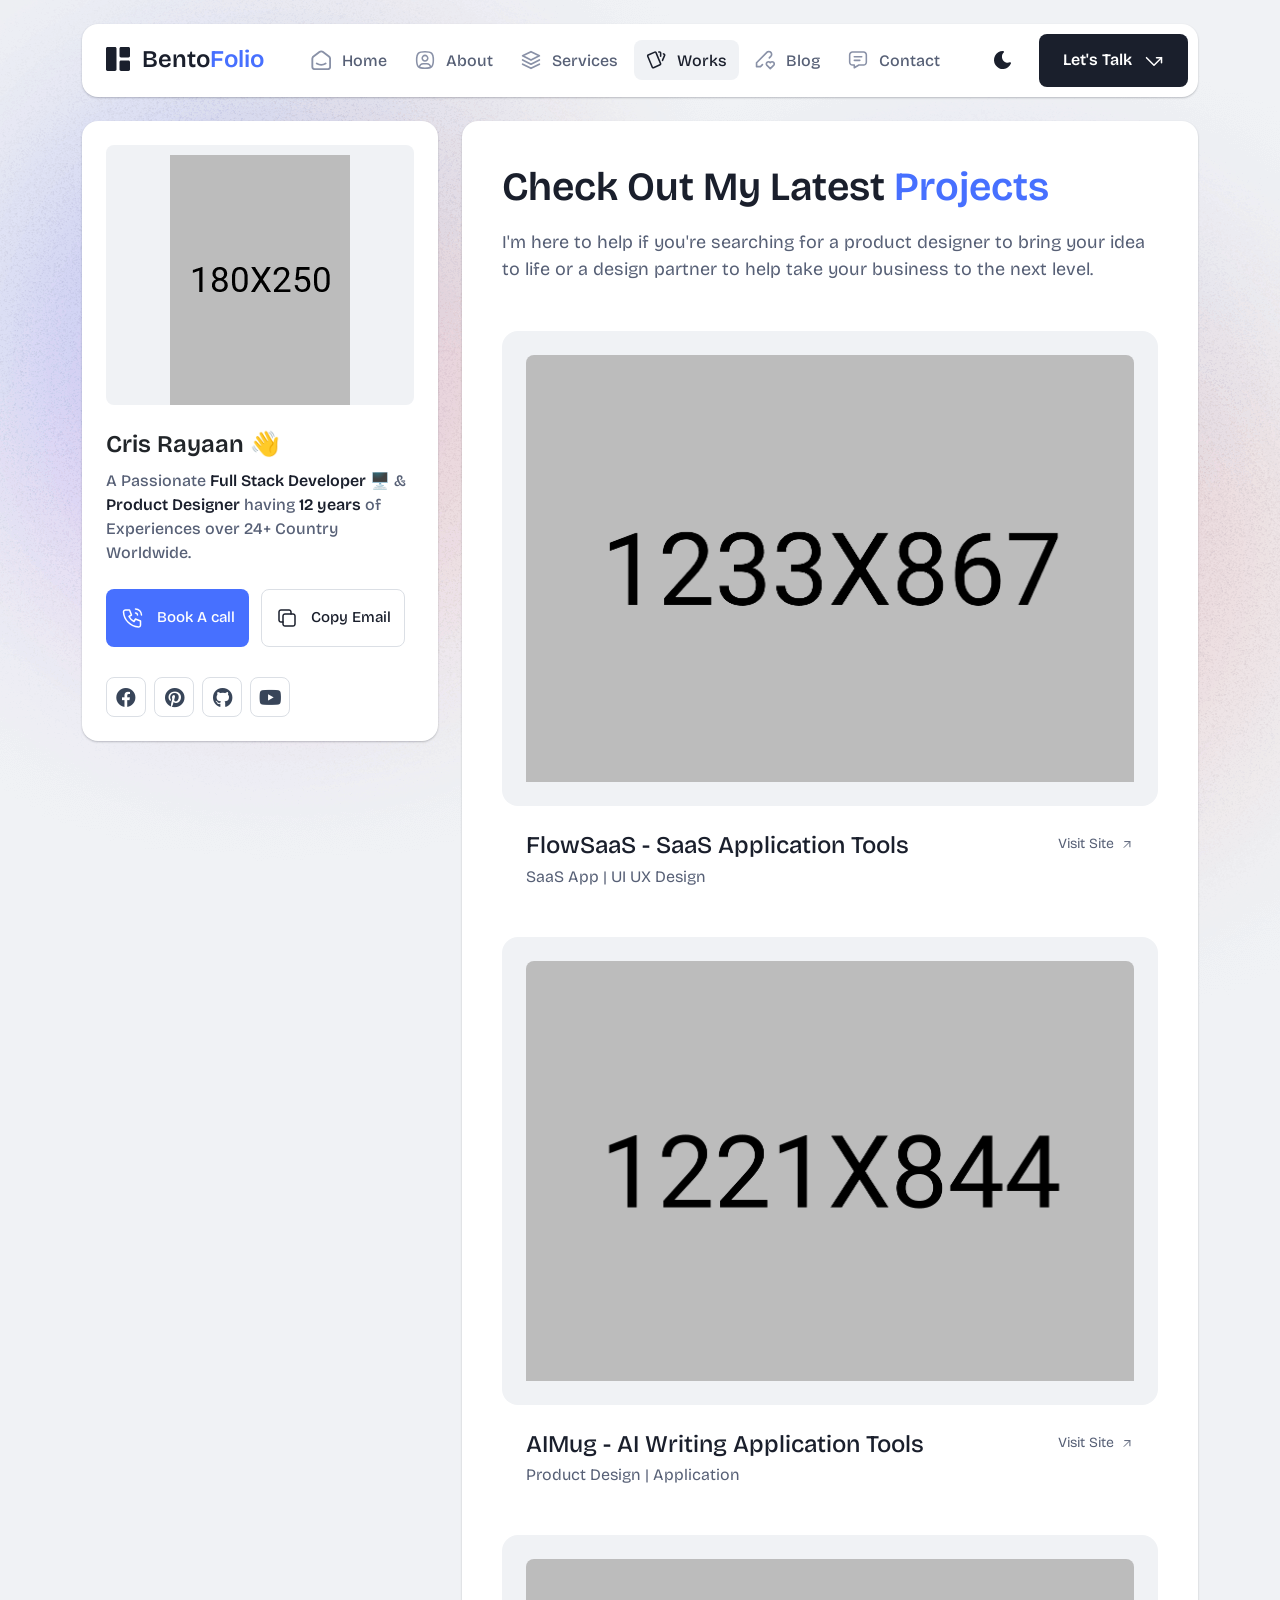
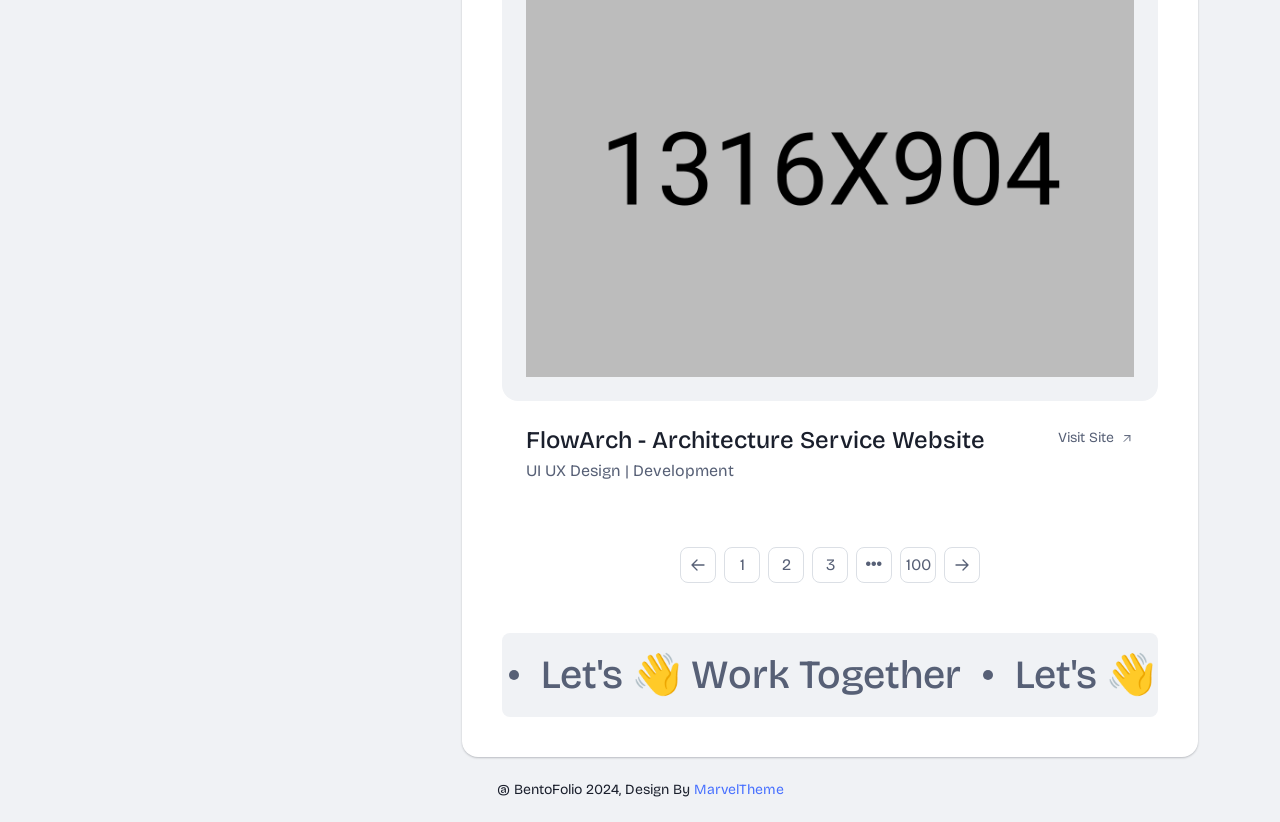
<file: portfolio.html>
<!DOCTYPE html>
<html lang="en">

<head>
  <meta charset="UTF-8">
  <meta http-equiv="X-UA-Compatible" content="IE=edge">
  <title>Bentofolio - Bootstrap Personal Portfolio Template</title>
  <meta name="description" content="Bentofolio - Bootstrap Personal Portfolio Template">
  <meta name="viewport" content="width=device-width, initial-scale=1">

  <link rel="shortcut icon" type="image/x-icon" href="assets/img/favicon.svg">
  <!-- Place favicon.ico in the root directory -->

  <!-- CSS here -->
  <link rel="stylesheet" href="assets/css/bootstrap.min.css">
  <link rel="stylesheet" href="assets/fontawsome/css/all.min.css">
  <link rel="stylesheet" href="assets/fontawsome/css/fontawesome.min.css">
  <link rel="stylesheet" href="assets/css/slick.css">
  <link rel="stylesheet" href="assets/css/magnific-popup.css">
  <link rel="stylesheet" href="assets/css/style.css">
  <link rel="stylesheet" href="assets/css/responsive.css">
</head>

<body>
  <div id="page-content">
    <!-- header part start -->
    <header class="header-area">
      <nav class="navbar">
        <div class="container">
          <div class="menu-container">
            <div class="logo">
              <a class="navbar-brand me-0" href="index.html">
                <svg width="24" height="24" viewBox="0 0 24 24" fill="none" xmlns="http://www.w3.org/2000/svg">
                  <path
                    d="M0 1.5C0 1.10218 0.158035 0.720644 0.43934 0.43934C0.720644 0.158035 1.10218 0 1.5 0L9 0C9.39782 0 9.77936 0.158035 10.0607 0.43934C10.342 0.720644 10.5 1.10218 10.5 1.5V22.5C10.5 22.8978 10.342 23.2794 10.0607 23.5607C9.77936 23.842 9.39782 24 9 24H1.5C1.10218 24 0.720644 23.842 0.43934 23.5607C0.158035 23.2794 0 22.8978 0 22.5V1.5ZM13.5 1.5C13.5 1.10218 13.658 0.720644 13.9393 0.43934C14.2206 0.158035 14.6022 0 15 0L22.5 0C22.8978 0 23.2794 0.158035 23.5607 0.43934C23.842 0.720644 24 1.10218 24 1.5V9C24 9.39782 23.842 9.77936 23.5607 10.0607C23.2794 10.342 22.8978 10.5 22.5 10.5H15C14.6022 10.5 14.2206 10.342 13.9393 10.0607C13.658 9.77936 13.5 9.39782 13.5 9V1.5ZM13.5 15C13.5 14.6022 13.658 14.2206 13.9393 13.9393C14.2206 13.658 14.6022 13.5 15 13.5H22.5C22.8978 13.5 23.2794 13.658 23.5607 13.9393C23.842 14.2206 24 14.6022 24 15V22.5C24 22.8978 23.842 23.2794 23.5607 23.5607C23.2794 23.842 22.8978 24 22.5 24H15C14.6022 24 14.2206 23.842 13.9393 23.5607C13.658 23.2794 13.5 22.8978 13.5 22.5V15Z"
                    class="logo-icon" />
                </svg>
                <span>Bento<span class="primary">Folio</span></span>
              </a>
            </div>
            <div class="navbar-main d-flex flex-grow-1">
              <div class="logo inner-logo d-block d-xl-none">
                <a class="navbar-brand me-0" href="index.html">
                  <svg width="24" height="24" viewBox="0 0 24 24" fill="none" xmlns="http://www.w3.org/2000/svg">
                    <path
                      d="M0 1.5C0 1.10218 0.158035 0.720644 0.43934 0.43934C0.720644 0.158035 1.10218 0 1.5 0L9 0C9.39782 0 9.77936 0.158035 10.0607 0.43934C10.342 0.720644 10.5 1.10218 10.5 1.5V22.5C10.5 22.8978 10.342 23.2794 10.0607 23.5607C9.77936 23.842 9.39782 24 9 24H1.5C1.10218 24 0.720644 23.842 0.43934 23.5607C0.158035 23.2794 0 22.8978 0 22.5V1.5ZM13.5 1.5C13.5 1.10218 13.658 0.720644 13.9393 0.43934C14.2206 0.158035 14.6022 0 15 0L22.5 0C22.8978 0 23.2794 0.158035 23.5607 0.43934C23.842 0.720644 24 1.10218 24 1.5V9C24 9.39782 23.842 9.77936 23.5607 10.0607C23.2794 10.342 22.8978 10.5 22.5 10.5H15C14.6022 10.5 14.2206 10.342 13.9393 10.0607C13.658 9.77936 13.5 9.39782 13.5 9V1.5ZM13.5 15C13.5 14.6022 13.658 14.2206 13.9393 13.9393C14.2206 13.658 14.6022 13.5 15 13.5H22.5C22.8978 13.5 23.2794 13.658 23.5607 13.9393C23.842 14.2206 24 14.6022 24 15V22.5C24 22.8978 23.842 23.2794 23.5607 23.5607C23.2794 23.842 22.8978 24 22.5 24H15C14.6022 24 14.2206 23.842 13.9393 23.5607C13.658 23.2794 13.5 22.8978 13.5 22.5V15Z"
                      class="logo-icon" />
                  </svg>
                  <span>Bento<span class="primary">Folio</span></span>
                </a>
              </div>
              <ul class="navbar-info mx-auto">
                <li class="nav-item">
                  <a class="nav-link" aria-current="page" href="index.html">
                    <svg class="nav-icon" viewBox="0 0 15 15" fill="none" xmlns="http://www.w3.org/2000/svg">
                      <path
                        d="M13.475 4.92481L9.03083 1.46814C8.64082 1.16473 8.1608 1 7.66667 1C7.17254 1 6.69251 1.16473 6.3025 1.46814L1.8575 4.92481C1.59037 5.13254 1.37424 5.39858 1.22563 5.7026C1.07701 6.00662 0.99984 6.34058 1 6.67897V12.679C1 13.121 1.17559 13.5449 1.48816 13.8575C1.80072 14.17 2.22464 14.3456 2.66667 14.3456H12.6667C13.1087 14.3456 13.5326 14.17 13.8452 13.8575C14.1577 13.5449 14.3333 13.121 14.3333 12.679V6.67897C14.3333 5.99314 14.0167 5.34564 13.475 4.92481Z"
                        stroke-width="1.4" stroke-linecap="round" stroke-linejoin="round" />
                      <path d="M10.9753 10.1665C9.13359 11.2773 6.14859 11.2773 4.30859 10.1665" stroke-width="1.4"
                        stroke-linecap="round" stroke-linejoin="round" />
                    </svg>

                    <span>Home</span>
                  </a>
                </li>
                <li class="nav-item">
                  <a class="nav-link" href="about.html">
                    <svg class="nav-icon" viewBox="0 0 18 18" fill="none" xmlns="http://www.w3.org/2000/svg">
                      <path
                        d="M9 9.8335C9.66304 9.8335 10.2989 9.5701 10.7678 9.10126C11.2366 8.63242 11.5 7.99654 11.5 7.3335C11.5 6.67045 11.2366 6.03457 10.7678 5.56573C10.2989 5.09689 9.66304 4.8335 9 4.8335C8.33696 4.8335 7.70107 5.09689 7.23223 5.56573C6.76339 6.03457 6.5 6.67045 6.5 7.3335C6.5 7.99654 6.76339 8.63242 7.23223 9.10126C7.70107 9.5701 8.33696 9.8335 9 9.8335Z"
                        stroke-width="1.4" stroke-linecap="round" stroke-linejoin="round" />
                      <path
                        d="M9 1.5C15 1.5 16.5 3 16.5 9C16.5 15 15 16.5 9 16.5C3 16.5 1.5 15 1.5 9C1.5 3 3 1.5 9 1.5Z"
                        stroke-width="1.4" stroke-linecap="round" stroke-linejoin="round" />
                      <path
                        d="M4 15.7085V15.6668C4 14.7828 4.35119 13.9349 4.97631 13.3098C5.60143 12.6847 6.44928 12.3335 7.33333 12.3335H10.6667C11.5507 12.3335 12.3986 12.6847 13.0237 13.3098C13.6488 13.9349 14 14.7828 14 15.6668V15.7085"
                        stroke-width="1.4" stroke-linecap="round" stroke-linejoin="round" />
                    </svg>
                    About
                  </a>
                </li>
                <li class="nav-item">
                  <a class="nav-link" href="services.html">
                    <svg class="nav-icon" viewBox="0 0 16 16" fill="none" xmlns="http://www.w3.org/2000/svg">
                      <path d="M7.99967 1.3335L1.33301 4.66683L7.99967 8.00016L14.6663 4.66683L7.99967 1.3335Z"
                        stroke-width="1.4" stroke-linecap="round" stroke-linejoin="round" />
                      <path d="M1.33301 8L7.99967 11.3333L14.6663 8" stroke-width="1.4" stroke-linecap="round"
                        stroke-linejoin="round" />
                      <path d="M1.33301 11.3335L7.99967 14.6668L14.6663 11.3335" stroke-width="1.4"
                        stroke-linecap="round" stroke-linejoin="round" />
                    </svg>
                    Services
                  </a>
                </li>
                <li class="nav-item">
                  <a class="nav-link active" href="portfolio.html">
                    <svg class="nav-icon" viewBox="0 0 18 17" fill="none" xmlns="http://www.w3.org/2000/svg">
                      <path
                        d="M2.00326 3.99733L7.95159 1.40649C8.04974 1.36442 8.15533 1.34243 8.26212 1.34181C8.3689 1.34119 8.47473 1.36196 8.57337 1.40289C8.67201 1.44382 8.76145 1.50408 8.83642 1.58013C8.9114 1.65617 8.97039 1.74646 9.00992 1.84566L13.1133 11.764C13.1985 11.9651 13.2014 12.1917 13.1213 12.3949C13.0412 12.5982 12.8845 12.7618 12.6849 12.8507L6.73742 15.4415C6.63922 15.4837 6.53356 15.5058 6.42668 15.5065C6.3198 15.5072 6.21387 15.4864 6.11514 15.4455C6.0164 15.4046 5.92688 15.3442 5.85184 15.2681C5.7768 15.192 5.71778 15.1016 5.67826 15.0023L1.57492 5.08316C1.48963 4.88204 1.48673 4.65546 1.56684 4.45222C1.64696 4.24898 1.80367 4.08616 2.00326 3.99733Z"
                        stroke-width="1.4" stroke-linecap="round" stroke-linejoin="round" />
                      <path
                        d="M11.5 1.3335H12.3333C12.5543 1.3335 12.7663 1.42129 12.9226 1.57757C13.0789 1.73385 13.1667 1.94582 13.1667 2.16683V5.0835"
                        stroke-width="1.4" stroke-linecap="round" stroke-linejoin="round" />
                      <path
                        d="M15.6663 3C15.8863 3.09333 16.0997 3.18083 16.3063 3.2625C16.5098 3.34882 16.6706 3.51241 16.7534 3.71729C16.8362 3.92217 16.8343 4.15155 16.748 4.355L14.833 8.83334"
                        stroke-width="1.4" stroke-linecap="round" stroke-linejoin="round" />
                    </svg>
                    Works
                  </a>
                </li>
                <li class="nav-item">
                  <a class="nav-link" href="blog.html">
                    <svg class="nav-icon" viewBox="0 0 17 16" fill="none" xmlns="http://www.w3.org/2000/svg">
                      <path
                        d="M12.1663 6.16676L13.4163 4.91676C13.6352 4.69789 13.8088 4.43805 13.9273 4.15208C14.0457 3.86612 14.1067 3.55962 14.1067 3.25009C14.1067 2.94056 14.0457 2.63406 13.9273 2.3481C13.8088 2.06213 13.6352 1.80229 13.4163 1.58342C13.1975 1.36455 12.9376 1.19094 12.6517 1.07248C12.3657 0.954033 12.0592 0.893066 11.7497 0.893066C11.4401 0.893066 11.1336 0.954033 10.8477 1.07248C10.5617 1.19094 10.3019 1.36455 10.083 1.58342L1.33301 10.3334V13.6668H4.66634L6.33301 12.0001"
                        stroke-width="1.4" stroke-linecap="round" stroke-linejoin="round" />
                      <path
                        d="M13.0004 15.3335L15.7921 12.5968C15.9633 12.4307 16.0995 12.232 16.1926 12.0124C16.2857 11.7927 16.3339 11.5567 16.3343 11.3181C16.3347 11.0796 16.2873 10.8434 16.1948 10.6235C16.1024 10.4035 15.9669 10.2044 15.7963 10.0377C15.448 9.69712 14.9806 9.50602 14.4935 9.50509C14.0065 9.50415 13.5383 9.69346 13.1888 10.0327L13.0021 10.216L12.8163 10.0327C12.4681 9.69237 12.0008 9.50143 11.5139 9.50049C11.0271 9.49956 10.5591 9.68871 10.2096 10.0277C10.0383 10.1937 9.9021 10.3924 9.80891 10.612C9.71572 10.8316 9.66746 11.0677 9.667 11.3062C9.66653 11.5447 9.71386 11.781 9.80619 12.0009C9.89853 12.2209 10.034 12.4201 10.2046 12.5868L13.0004 15.3335Z"
                        stroke-width="1.4" stroke-linecap="round" stroke-linejoin="round" />
                    </svg>
                    Blog
                  </a>
                </li>
                <li class="nav-item">
                  <a class="nav-link" href="contact.html">
                    <svg class="nav-icon" viewBox="0 0 18 17" fill="none" xmlns="http://www.w3.org/2000/svg">
                      <path d="M5.66699 5.5H12.3337" stroke-width="1.4" stroke-linecap="round"
                        stroke-linejoin="round" />
                      <path d="M5.66699 8.8335H10.667" stroke-width="1.4" stroke-linecap="round"
                        stroke-linejoin="round" />
                      <path
                        d="M14 1.3335C14.663 1.3335 15.2989 1.59689 15.7678 2.06573C16.2366 2.53457 16.5 3.17045 16.5 3.8335V10.5002C16.5 11.1632 16.2366 11.7991 15.7678 12.2679C15.2989 12.7368 14.663 13.0002 14 13.0002H9.83333L5.66667 15.5002V13.0002H4C3.33696 13.0002 2.70107 12.7368 2.23223 12.2679C1.76339 11.7991 1.5 11.1632 1.5 10.5002V3.8335C1.5 3.17045 1.76339 2.53457 2.23223 2.06573C2.70107 1.59689 3.33696 1.3335 4 1.3335H14Z"
                        stroke-width="1.4" stroke-linecap="round" stroke-linejoin="round" />
                    </svg>
                    Contact
                  </a>
                </li>
              </ul>
              <div class="header-right-info d-flex align-items-center">
                <button class="theme-control-btn">
                  <span class="dark">
                    <svg width="24" height="24" viewBox="0 0 24 24" fill="none" xmlns="http://www.w3.org/2000/svg">
                      <path
                        d="M11.8005 3C10.207 3.0003 8.64356 3.44286 7.27683 4.28049C5.91011 5.11811 4.79139 6.31937 4.04002 7.75612C3.28865 9.19288 2.93281 10.8112 3.01046 12.4386C3.08811 14.0659 3.59633 15.6411 4.48091 16.9963C5.3655 18.3514 6.59326 19.4356 8.03324 20.1333C9.47322 20.8309 11.0714 21.1157 12.6573 20.9574C14.2432 20.7991 15.7573 20.2036 17.0381 19.2344C18.319 18.2652 19.3185 16.9587 19.9301 15.4542C20.2302 14.7162 19.5111 13.9746 18.7875 14.2752C17.5475 14.7888 16.1706 14.8418 14.8963 14.425C13.622 14.0082 12.5308 13.1479 11.8126 11.9937C11.0943 10.8396 10.7943 9.4645 10.9648 8.10764C11.1353 6.75077 11.7655 5.49792 12.7458 4.5669L12.8136 4.4949C13.2986 3.9279 12.913 3.0072 12.1464 3.0072H11.9122L11.8524 3.0018L11.7996 3H11.8005Z"
                        fill="#1A1F2C" />
                    </svg>
                    <small class="theme-text d-block d-xl-none">Change appearance</small>
                  </span>
                  <span class="light">
                    <svg width="24" height="24" viewBox="0 0 24 24" fill="none" xmlns="http://www.w3.org/2000/svg">
                      <path
                        d="M12 19C12.2449 19 12.4813 19.09 12.6644 19.2527C12.8474 19.4155 12.9643 19.6397 12.993 19.883L13 20V21C12.9997 21.2549 12.9021 21.5 12.7272 21.6854C12.5522 21.8707 12.313 21.9822 12.0586 21.9972C11.8042 22.0121 11.5536 21.9293 11.3582 21.7657C11.1627 21.6021 11.0371 21.3701 11.007 21.117L11 21V20C11 19.7348 11.1054 19.4804 11.2929 19.2929C11.4804 19.1054 11.7348 19 12 19Z"
                        fill="#FD7E41" />
                      <path
                        d="M18.3127 16.9099L18.4067 16.9929L19.1067 17.6929C19.2861 17.8729 19.3902 18.1144 19.398 18.3683C19.4057 18.6223 19.3165 18.8697 19.1485 19.0602C18.9804 19.2508 18.7462 19.3702 18.4933 19.3943C18.2403 19.4184 17.9877 19.3454 17.7867 19.1899L17.6927 19.1069L16.9927 18.4069C16.8202 18.2347 16.7165 18.0053 16.7012 17.7619C16.6859 17.5186 16.76 17.278 16.9097 17.0855C17.0593 16.893 17.2741 16.7618 17.5137 16.7166C17.7533 16.6713 18.0012 16.7152 18.2107 16.8399L18.3127 16.9099Z"
                        fill="#FD7E41" />
                      <path
                        d="M7.00747 16.993C7.17965 17.1652 7.28308 17.3943 7.29836 17.6373C7.31364 17.8803 7.23972 18.1206 7.09047 18.313L7.00747 18.407L6.30747 19.107C6.12751 19.2863 5.88604 19.3905 5.63209 19.3982C5.37814 19.406 5.13076 19.3168 4.94019 19.1487C4.74963 18.9807 4.63017 18.7464 4.60607 18.4935C4.58198 18.2406 4.65506 17.988 4.81047 17.787L4.89347 17.693L5.59347 16.993C5.781 16.8055 6.03531 16.7002 6.30047 16.7002C6.56563 16.7002 6.81994 16.8055 7.00747 16.993Z"
                        fill="#FD7E41" />
                      <path
                        d="M3.99987 11C4.25475 11.0003 4.4999 11.0979 4.68524 11.2728C4.87057 11.4478 4.9821 11.687 4.99704 11.9414C5.01198 12.1958 4.92919 12.4464 4.7656 12.6418C4.60201 12.8373 4.36996 12.9629 4.11687 12.993L3.99987 13H2.99987C2.74499 12.9997 2.49984 12.9021 2.3145 12.7272C2.12916 12.5522 2.01763 12.313 2.0027 12.0586C1.98776 11.8042 2.07054 11.5536 2.23413 11.3582C2.39772 11.1627 2.62977 11.0371 2.88287 11.007L2.99987 11H3.99987Z"
                        fill="#FD7E41" />
                      <path
                        d="M20.9999 11C21.2547 11.0003 21.4999 11.0979 21.6852 11.2728C21.8706 11.4478 21.9821 11.687 21.997 11.9414C22.012 12.1958 21.9292 12.4464 21.7656 12.6418C21.602 12.8373 21.37 12.9629 21.1169 12.993L20.9999 13H19.9999C19.745 12.9997 19.4998 12.9021 19.3145 12.7272C19.1292 12.5522 19.0176 12.313 19.0027 12.0586C18.9878 11.8042 19.0705 11.5536 19.2341 11.3582C19.3977 11.1627 19.6298 11.0371 19.8829 11.007L19.9999 11H20.9999Z"
                        fill="#FD7E41" />
                      <path
                        d="M6.21264 4.80985L6.30664 4.89285L7.00664 5.59285C7.18599 5.77281 7.29011 6.01429 7.29787 6.26824C7.30562 6.52219 7.21642 6.76957 7.04839 6.96013C6.88036 7.1507 6.64609 7.27016 6.39316 7.29425C6.14024 7.31834 5.88763 7.24526 5.68664 7.08985L5.59264 7.00685L4.89264 6.30685C4.72073 6.13453 4.61757 5.90543 4.6025 5.66248C4.58744 5.41954 4.6615 5.17945 4.8108 4.98721C4.9601 4.79497 5.1744 4.66378 5.41351 4.61824C5.65262 4.57271 5.90013 4.61594 6.10964 4.73985L6.21264 4.80985Z"
                        fill="#FD7E41" />
                      <path
                        d="M19.1071 4.89288C19.2793 5.06508 19.3827 5.29418 19.398 5.5372C19.4132 5.78023 19.3393 6.02048 19.1901 6.21288L19.1071 6.30688L18.4071 7.00688C18.2271 7.18623 17.9856 7.29036 17.7317 7.29811C17.4777 7.30587 17.2304 7.21667 17.0398 7.04864C16.8492 6.8806 16.7298 6.64633 16.7057 6.39341C16.6816 6.14049 16.7547 5.88788 16.9101 5.68688L16.9931 5.59288L17.6931 4.89288C17.8806 4.70541 18.1349 4.6001 18.4001 4.6001C18.6652 4.6001 18.9196 4.70541 19.1071 4.89288Z"
                        fill="#FD7E41" />
                      <path
                        d="M12 2C12.2449 2.00003 12.4813 2.08996 12.6644 2.25272C12.8474 2.41547 12.9643 2.63975 12.993 2.883L13 3V4C12.9997 4.25488 12.9021 4.50003 12.7272 4.68537C12.5522 4.8707 12.313 4.98223 12.0586 4.99717C11.8042 5.01211 11.5536 4.92933 11.3582 4.76573C11.1627 4.60214 11.0371 4.3701 11.007 4.117L11 4V3C11 2.73478 11.1054 2.48043 11.2929 2.29289C11.4804 2.10536 11.7348 2 12 2Z"
                        fill="#FD7E41" />
                      <path
                        d="M12 7C12.9797 6.99994 13.9378 7.28769 14.7553 7.8275C15.5729 8.36731 16.2138 9.1354 16.5986 10.0364C16.9833 10.9373 17.0949 11.9315 16.9195 12.8953C16.7441 13.8592 16.2893 14.7502 15.6118 15.4579C14.9343 16.1655 14.0638 16.6585 13.1085 16.8756C12.1532 17.0928 11.1552 17.0245 10.2383 16.6793C9.3215 16.334 8.52629 15.7271 7.95146 14.9338C7.37663 14.1405 7.04752 13.1958 7.005 12.217L7 12L7.005 11.783C7.06092 10.4958 7.61161 9.27978 8.54222 8.38866C9.47284 7.49754 10.7115 7.00007 12 7Z"
                        fill="#FD7E41" />
                    </svg>
                    <small class="theme-text d-block d-xl-none">Change appearance</small>
                  </span>
                </button>
                <a href="contact.html" class="lets-talk-btn">
                  Let's Talk
                  <svg class="icon" width="20" height="20" viewBox="0 0 20 20" fill="none"
                    xmlns="http://www.w3.org/2000/svg">
                    <path d="M17.5 11.6665V6.6665H12.5" stroke="white" stroke-width="1.5" stroke-linecap="round"
                      stroke-linejoin="round" />
                    <path d="M17.5 6.6665L10 14.1665L2.5 6.6665" stroke="white" stroke-width="1.5"
                      stroke-linecap="round" stroke-linejoin="round" />
                  </svg>
                </a>
              </div>
            </div>
            <div class="mobile-menu-overlay d-block d-lg-none"></div>
            <div class="mobile-menu-control-bar d-block d-xl-none">
              <button class="mobile-menu-control-bar">
                <i class="fas fa-bars"></i>
              </button>
            </div>
          </div>
        </div>
      </nav>
    </header>
    <!-- header part end -->

    <!-- main area part start -->
    <main>

      <section class="content-box-area mt-4">
        <div class="container">
          <div class="row g-4">
            <div class="col-xl-4">
              <div class="card profile-card">
                <div class="card-body">
                  <div class="image text-center">
                    <img src="assets/img/images/profile.png" alt="profile">
                  </div>
                  <div class="text">
                    <h3 class="card-title">Cris Rayaan 👋</h3>
                    <p>A Passionate <span>Full Stack Developer</span> 🖥️ & <span>Product Designer</span> having
                      <span>12
                        years</span> of Experiences over 24+
                      Country Worldwide.</p>
                    <div class="common-button-groups">
                      <a class="btn btn-call" href="#">
                        <svg class="icon" width="25" height="24" viewBox="0 0 25 24" fill="none"
                          xmlns="http://www.w3.org/2000/svg">
                          <path
                            d="M5.5 4H9.5L11.5 9L9 10.5C10.071 12.6715 11.8285 14.429 14 15.5L15.5 13L20.5 15V19C20.5 19.5304 20.2893 20.0391 19.9142 20.4142C19.5391 20.7893 19.0304 21 18.5 21C14.5993 20.763 10.9202 19.1065 8.15683 16.3432C5.3935 13.5798 3.73705 9.90074 3.5 6C3.5 5.46957 3.71071 4.96086 4.08579 4.58579C4.46086 4.21071 4.96957 4 5.5 4Z"
                            stroke="white" stroke-width="1.5" stroke-linecap="round" stroke-linejoin="round" />
                          <path
                            d="M15.5 7C16.0304 7 16.5391 7.21071 16.9142 7.58579C17.2893 7.96086 17.5 8.46957 17.5 9"
                            stroke="white" stroke-width="1.5" stroke-linecap="round" stroke-linejoin="round" />
                          <path d="M15.5 3C17.0913 3 18.6174 3.63214 19.7426 4.75736C20.8679 5.88258 21.5 7.4087 21.5 9"
                            stroke="white" stroke-width="1.5" stroke-linecap="round" stroke-linejoin="round" />
                        </svg>
                        Book A call
                      </a>
                      <button class="btn btn-copy" data-clipboard-text="example@example.com">
                        <svg class="icon" width="24" height="24" viewBox="0 0 24 24" fill="none"
                          xmlns="http://www.w3.org/2000/svg">
                          <path
                            d="M8 10C8 9.46957 8.21071 8.96086 8.58579 8.58579C8.96086 8.21071 9.46957 8 10 8H18C18.5304 8 19.0391 8.21071 19.4142 8.58579C19.7893 8.96086 20 9.46957 20 10V18C20 18.5304 19.7893 19.0391 19.4142 19.4142C19.0391 19.7893 18.5304 20 18 20H10C9.46957 20 8.96086 19.7893 8.58579 19.4142C8.21071 19.0391 8 18.5304 8 18V10Z"
                            stroke-width="1.5" stroke-linecap="round" stroke-linejoin="round" />
                          <path
                            d="M16 8V6C16 5.46957 15.7893 4.96086 15.4142 4.58579C15.0391 4.21071 14.5304 4 14 4H6C5.46957 4 4.96086 4.21071 4.58579 4.58579C4.21071 4.96086 4 5.46957 4 6V14C4 14.5304 4.21071 15.0391 4.58579 15.4142C4.96086 15.7893 5.46957 16 6 16H8"
                            stroke-width="1.5" stroke-linecap="round" stroke-linejoin="round" />
                        </svg>
                        Copy Email
                      </button>
                    </div>
                    <div class="social-media-icon">
                      <ul class="list-unstyled">
                        <li><a href="#"><i class="fab fa-facebook"></i></a></li>
                        <li><a href="#"><i class="fab fa-pinterest"></i></a></li>
                        <li><a href="#"><i class="fab fa-github"></i></a></li>
                        <li><a href="#"><i class="fab fa-youtube"></i></a></li>
                      </ul>
                    </div>
                  </div>
                </div>
              </div>
            </div>
            <div class="col-xl-8">
              <div class="card content-box-card">
                <div class="card-body portfolio-card">
                  <div class="top-info">
                    <div class="text">
                      <h1 class="main-title">Check Out My Latest <span>Projects</span></h1>
                      <p>I'm here to help if you're searching for a product designer to bring your idea to life or a
                        design partner to help take your business to the next level.</p>
                    </div>
                  </div>
                  <div class="portfolio-area">
                    <div class="row g-4 parent-container">
                      <div class="col-lg-12">
                        <div class="portfolio-item">
                          <div class="image">
                            <img src="assets/img/projects/project-1.png" alt="project-1" class="img-fluid w-100">
                            <a href="assets/img/projects/project-1.png"
                              class="gallery-popup full-image-preview parent-container">
                              <svg class="icon" xmlns="http://www.w3.org/2000/svg" viewBox="0 0 20 20" fill="none"
                                stroke="currentColor" stroke-linecap="round" stroke-linejoin="round" stroke-width="1.5">
                                <path d="M10 4.167v11.666M4.167 10h11.666"></path>
                              </svg>
                            </a>
                          </div>
                          <div class="text">
                            <div class="info">
                              <a href="portfolio-details.html" class="title">FlowSaaS - SaaS Application Tools</a>
                              <p class="subtitle">SaaS App | UI UX Design</p>
                            </div>
                            <div class="visite-btn">
                              <a href="portfolio-details.html">Visit Site
                                <svg class="arrow-up" width="14" height="15" viewBox="0 0 14 15" fill="none"
                                  xmlns="http://www.w3.org/2000/svg">
                                  <path d="M9.91634 4.5835L4.08301 10.4168" stroke-linecap="round"
                                    stroke-linejoin="round"></path>
                                  <path d="M4.66699 4.5835H9.91699V9.8335" stroke-linecap="round"
                                    stroke-linejoin="round"></path>
                                </svg>
                              </a>
                            </div>
                          </div>
                        </div>
                      </div>
                      <div class="col-lg-12">
                        <div class="portfolio-item">
                          <div class="image">
                            <img src="assets/img/projects/project-2.png" alt="project-2" class="img-fluid w-100">
                            <a href="assets/img/projects/project-2.png"
                              class="gallery-popup full-image-preview parent-container">
                              <svg class="icon" xmlns="http://www.w3.org/2000/svg" viewBox="0 0 20 20" fill="none"
                                stroke="currentColor" stroke-linecap="round" stroke-linejoin="round" stroke-width="1.5">
                                <path d="M10 4.167v11.666M4.167 10h11.666"></path>
                              </svg>
                            </a>
                          </div>
                          <div class="text">
                            <div class="info">
                              <a href="portfolio-details.html" class="title">AIMug - AI Writing Application Tools</a>
                              <p class="subtitle">Product Design | Application</p>
                            </div>
                            <div class="visite-btn">
                              <a href="portfolio-details.html">Visit Site
                                <svg class="arrow-up" width="14" height="15" viewBox="0 0 14 15" fill="none"
                                  xmlns="http://www.w3.org/2000/svg">
                                  <path d="M9.91634 4.5835L4.08301 10.4168" stroke-linecap="round"
                                    stroke-linejoin="round"></path>
                                  <path d="M4.66699 4.5835H9.91699V9.8335" stroke-linecap="round"
                                    stroke-linejoin="round"></path>
                                </svg>
                              </a>
                            </div>
                          </div>
                        </div>
                      </div>
                      <div class="col-lg-12">
                        <div class="portfolio-item">
                          <div class="image">
                            <img src="assets/img/projects/project-3.png" alt="project-3" class="img-fluid w-100">
                            <a href="assets/img/projects/project-3.png"
                              class="gallery-popup full-image-preview parent-container">
                              <svg class="icon" xmlns="http://www.w3.org/2000/svg" viewBox="0 0 20 20" fill="none"
                                stroke="currentColor" stroke-linecap="round" stroke-linejoin="round" stroke-width="1.5">
                                <path d="M10 4.167v11.666M4.167 10h11.666"></path>
                              </svg>
                            </a>
                          </div>
                          <div class="text">
                            <div class="info">
                              <a href="portfolio-details.html" class="title">FlowArch - Architecture Service Website</a>
                              <p class="subtitle">UI UX Design | Development</p>
                            </div>
                            <div class="visite-btn">
                              <a href="portfolio-details.html">Visit Site
                                <svg class="arrow-up" width="14" height="15" viewBox="0 0 14 15" fill="none"
                                  xmlns="http://www.w3.org/2000/svg">
                                  <path d="M9.91634 4.5835L4.08301 10.4168" stroke-linecap="round"
                                    stroke-linejoin="round"></path>
                                  <path d="M4.66699 4.5835H9.91699V9.8335" stroke-linecap="round"
                                    stroke-linejoin="round"></path>
                                </svg>
                              </a>
                            </div>
                          </div>
                        </div>
                      </div>
                    </div>
                    <div class="pagination">
                      <ul class="list-unstyled">
                        <li class="prev">
                          <button>
                            <svg class="icon" xmlns="http://www.w3.org/2000/svg" fill="none" viewBox="0 0 24 24"
                              stroke-width="2" stroke="currentColor">
                              <path stroke-linecap="round" stroke-linejoin="round"
                                d="M10.5 19.5 3 12m0 0 7.5-7.5M3 12h18"></path>
                            </svg>
                          </button>
                        </li>
                        <li><button>1</button></li>
                        <li><button>2</button></li>
                        <li><button>3</button></li>
                        <li>
                          <button class="next-page-btn">
                            <span class="dots"><i class="fas fa-ellipsis-h"></i></span>
                            <span class="next-page">
                              <svg class="icon icon-arrow-right" xmlns="http://www.w3.org/2000/svg" width="24"
                                height="24" viewBox="0 0 24 24" fill="none" stroke="currentColor" stroke-width="2"
                                stroke-linecap="round" stroke-linejoin="round">
                                <path d="m6 17 5-5-5-5"></path>
                                <path d="m13 17 5-5-5-5"></path>
                              </svg>
                            </span>
                            <span class="next-page-number">Next 4 pages</span>
                          </button>
                        </li>
                        <li><button>100</button></li>
                        <li class="next">
                          <button>
                            <svg class="icon" xmlns="http://www.w3.org/2000/svg" fill="none" viewBox="0 0 24 24"
                              stroke-width="2" stroke="currentColor">
                              <path stroke-linecap="round" stroke-linejoin="round"
                                d="M13.5 4.5 21 12m0 0-7.5 7.5M21 12H3"></path>
                            </svg>
                          </button>
                        </li>
                      </ul>
                    </div>
                  </div>

                  <div class="work-together-slider">
                    <div class="slider-main d-flex gap-4 align-items-center">
                      <div class="slider-item">
                        <a href="contact.html">Let's 👋 Work Together</a>
                        <a href="contact.html">Let's 👋 Work Together</a>
                      </div>
                      <div class="slider-item">
                        <a href="contact.html">Let's 👋 Work Together</a>
                        <a href="contact.html">Let's 👋 Work Together</a>
                      </div>
                    </div>
                  </div>
                </div>
              </div>
            </div>
          </div>
        </div>
      </section>

      <!-- background shape area start -->
      <div class="background-shapes">
        <div class="shape-1 common-shape">
          <img src="assets/img/bg/banner-shape-1.png" alt="banner-shape-1">
        </div>
        <div class="shape-2 common-shape">
          <img src="assets/img/bg/banner-shape-1.png" alt="banner-shape-1">
        </div>
        <div class="threed-shape-1 move-with-cursor" data-value="1">
          <img src="assets/img/bg/object-3d-1.png" alt="object-3d-1">
        </div>
        <div class="threed-shape-2 move-with-cursor" data-value="1">
          <img src="assets/img/bg/object-3d-2.png" alt="object-3d-2">
        </div>
      </div>
      <!-- background shape area end -->
    </main>
    <!-- main area part end -->

    <!-- footer part start -->
    <footer class="footer-area">
      <div class="container">
        <div class="text text-center">
          <p>@ BentoFolio 2024, Design By <a href="#">MarvelTheme</a></p>
        </div>
      </div>
    </footer>
    <!-- footer part end -->
  </div>

  <!-- JS here -->
  <script src="assets/js/vendor/jquery-3.6.0.min.js"></script>
  <script src="assets/js/bootstrap.bundle.min.js"></script>
  <script src="assets/js/jquery.magnific-popup.min.js"></script>
  <script src="assets/js/ajax-form.js"></script>
  <script src="assets/js/clipboard.min.js"></script>
  <script src="assets/js/slick.min.js"></script>
  <script src="assets/js/script.js"></script>
</body>


</html>
</file>
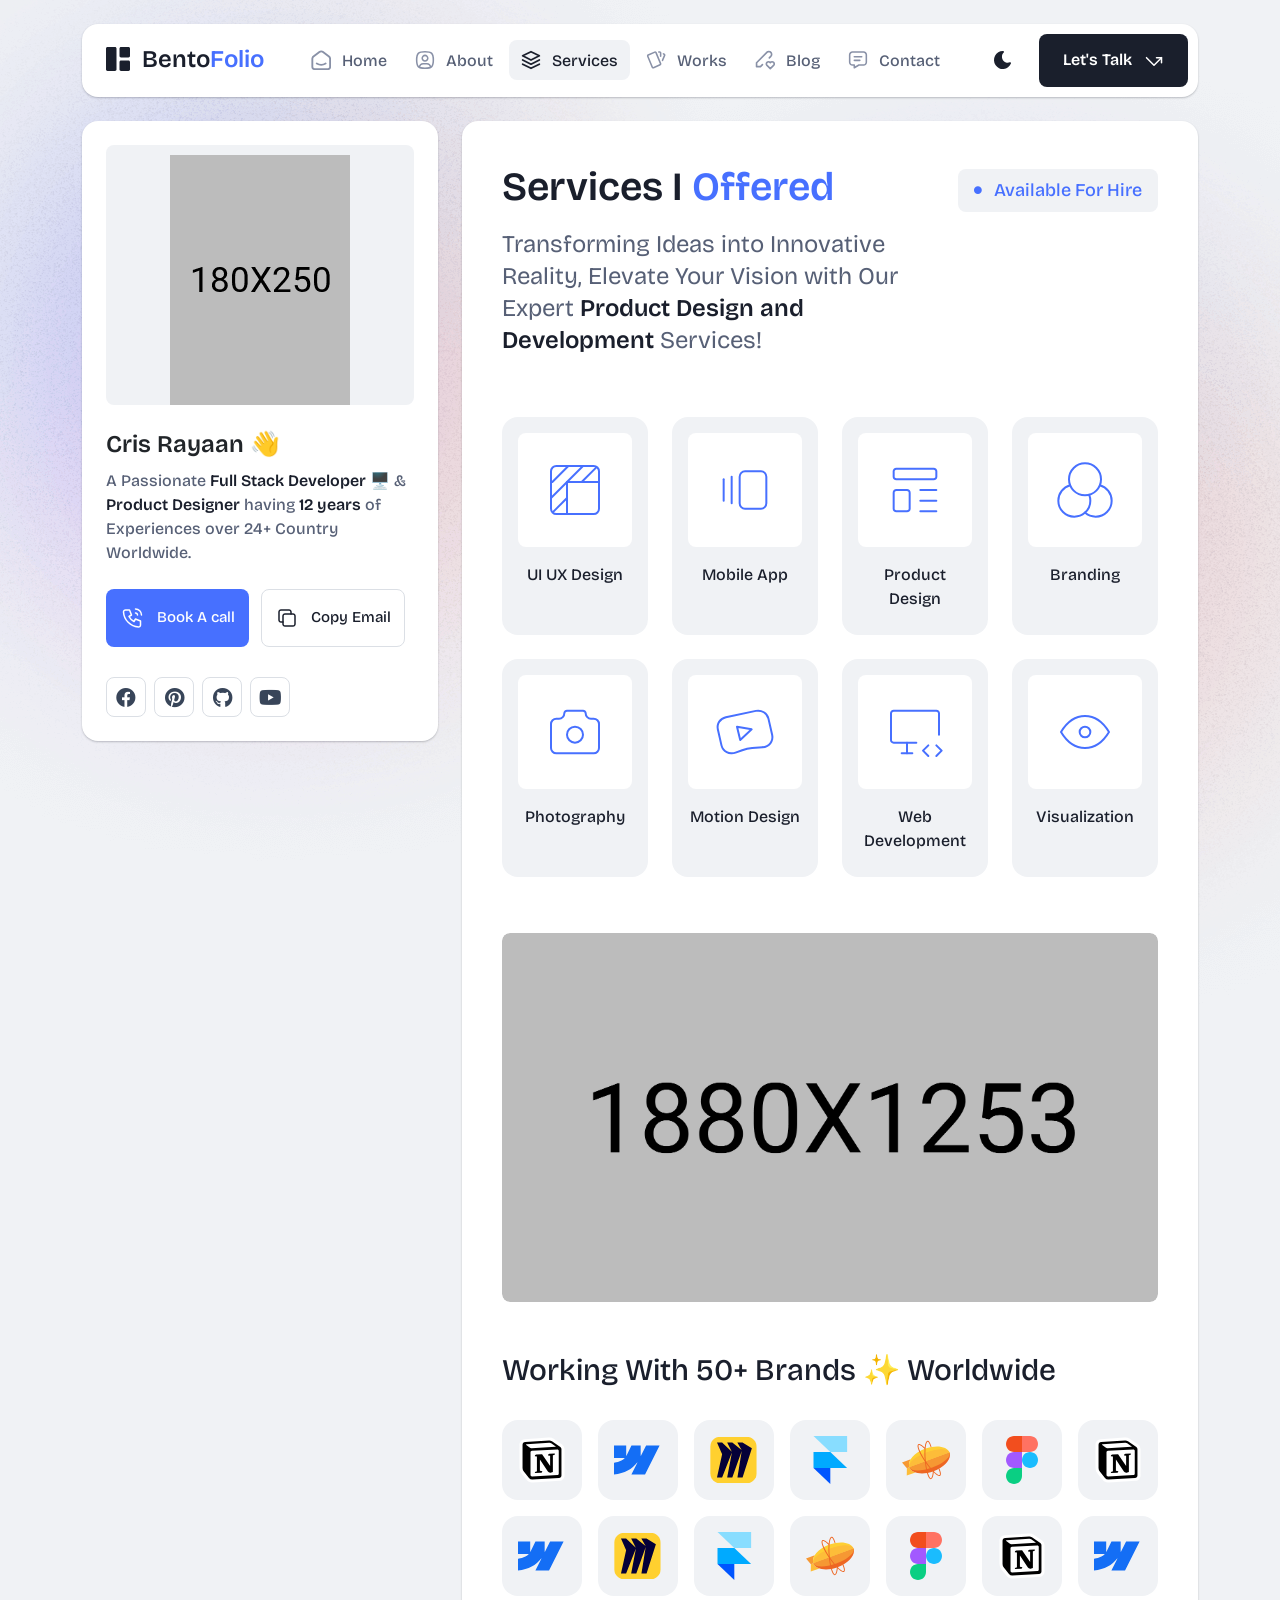
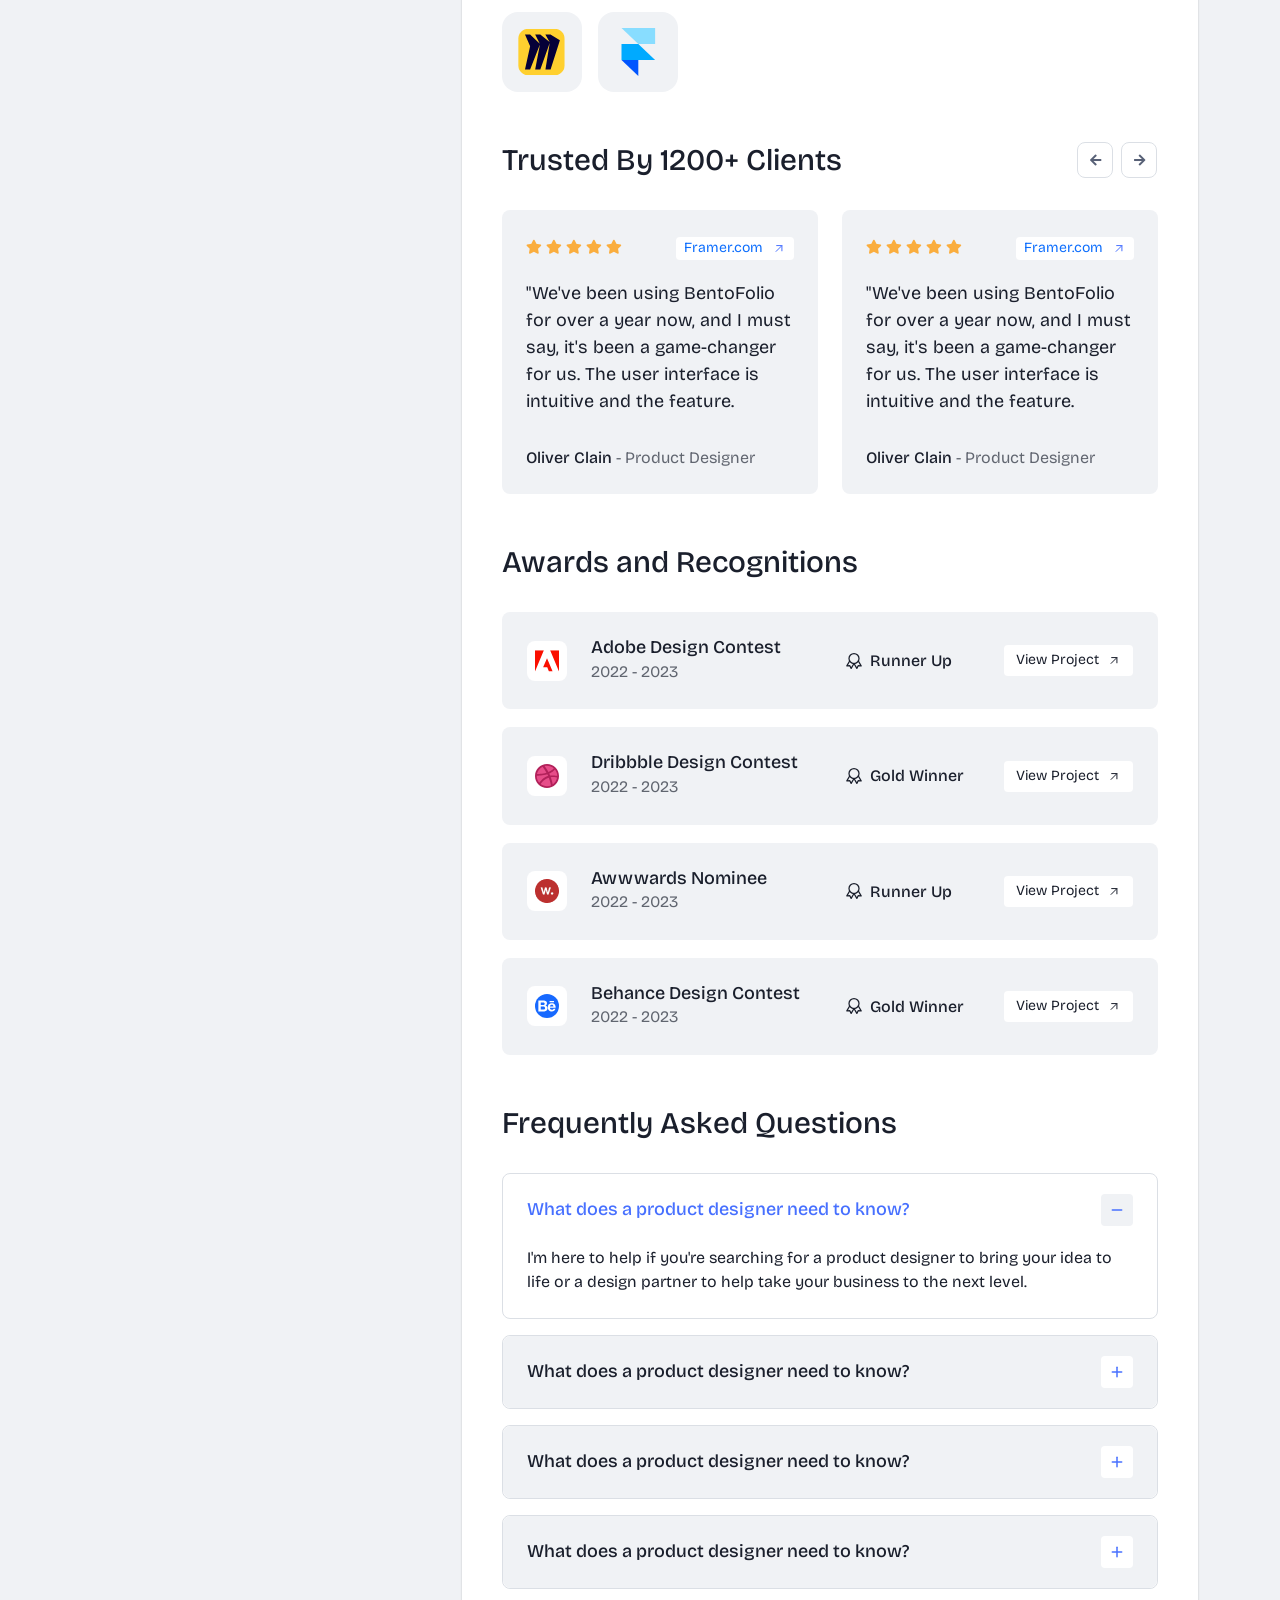
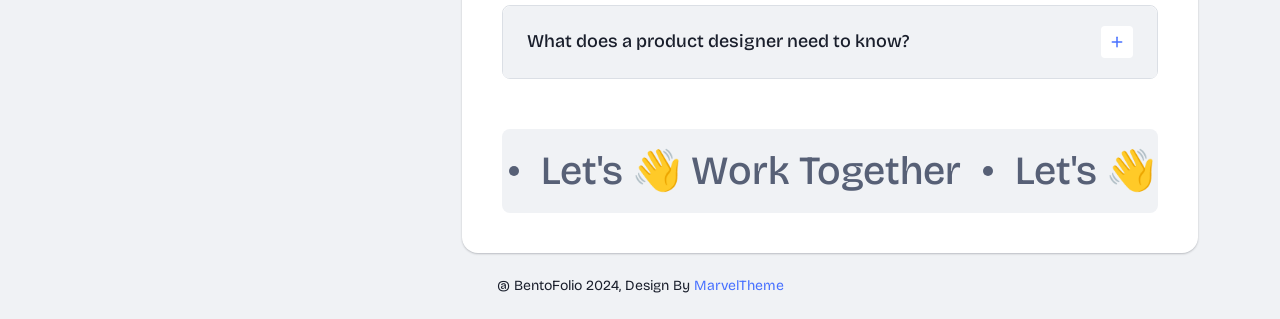
<file: services.html>
<!DOCTYPE html>
<html lang="en">

<head>
  <meta charset="UTF-8">
  <meta http-equiv="X-UA-Compatible" content="IE=edge">
  <title>Bentofolio - Bootstrap Personal Portfolio Template</title>
  <meta name="description" content="Bentofolio - Bootstrap Personal Portfolio Template">
  <meta name="viewport" content="width=device-width, initial-scale=1">

  <link rel="shortcut icon" type="image/x-icon" href="assets/img/favicon.svg">
  <!-- Place favicon.ico in the root directory -->

  <!-- CSS here -->
  <link rel="stylesheet" href="assets/css/bootstrap.min.css">
  <link rel="stylesheet" href="assets/fontawsome/css/all.min.css">
  <link rel="stylesheet" href="assets/fontawsome/css/fontawesome.min.css">
  <link rel="stylesheet" href="assets/css/slick.css">
  <link rel="stylesheet" href="assets/css/magnific-popup.css">
  <link rel="stylesheet" href="assets/css/style.css">
  <link rel="stylesheet" href="assets/css/responsive.css">
</head>

<body>
  <div id="page-content">
    <!-- header part start -->
    <header class="header-area">
      <nav class="navbar">
        <div class="container">
          <div class="menu-container">
            <div class="logo">
              <a class="navbar-brand me-0" href="index.html">
                <svg width="24" height="24" viewBox="0 0 24 24" fill="none" xmlns="http://www.w3.org/2000/svg">
                  <path
                    d="M0 1.5C0 1.10218 0.158035 0.720644 0.43934 0.43934C0.720644 0.158035 1.10218 0 1.5 0L9 0C9.39782 0 9.77936 0.158035 10.0607 0.43934C10.342 0.720644 10.5 1.10218 10.5 1.5V22.5C10.5 22.8978 10.342 23.2794 10.0607 23.5607C9.77936 23.842 9.39782 24 9 24H1.5C1.10218 24 0.720644 23.842 0.43934 23.5607C0.158035 23.2794 0 22.8978 0 22.5V1.5ZM13.5 1.5C13.5 1.10218 13.658 0.720644 13.9393 0.43934C14.2206 0.158035 14.6022 0 15 0L22.5 0C22.8978 0 23.2794 0.158035 23.5607 0.43934C23.842 0.720644 24 1.10218 24 1.5V9C24 9.39782 23.842 9.77936 23.5607 10.0607C23.2794 10.342 22.8978 10.5 22.5 10.5H15C14.6022 10.5 14.2206 10.342 13.9393 10.0607C13.658 9.77936 13.5 9.39782 13.5 9V1.5ZM13.5 15C13.5 14.6022 13.658 14.2206 13.9393 13.9393C14.2206 13.658 14.6022 13.5 15 13.5H22.5C22.8978 13.5 23.2794 13.658 23.5607 13.9393C23.842 14.2206 24 14.6022 24 15V22.5C24 22.8978 23.842 23.2794 23.5607 23.5607C23.2794 23.842 22.8978 24 22.5 24H15C14.6022 24 14.2206 23.842 13.9393 23.5607C13.658 23.2794 13.5 22.8978 13.5 22.5V15Z"
                    class="logo-icon" />
                </svg>
                <span>Bento<span class="primary">Folio</span></span>
              </a>
            </div>
            <div class="navbar-main d-flex flex-grow-1">
              <div class="logo inner-logo d-block d-xl-none">
                <a class="navbar-brand me-0" href="index.html">
                  <svg width="24" height="24" viewBox="0 0 24 24" fill="none" xmlns="http://www.w3.org/2000/svg">
                    <path
                      d="M0 1.5C0 1.10218 0.158035 0.720644 0.43934 0.43934C0.720644 0.158035 1.10218 0 1.5 0L9 0C9.39782 0 9.77936 0.158035 10.0607 0.43934C10.342 0.720644 10.5 1.10218 10.5 1.5V22.5C10.5 22.8978 10.342 23.2794 10.0607 23.5607C9.77936 23.842 9.39782 24 9 24H1.5C1.10218 24 0.720644 23.842 0.43934 23.5607C0.158035 23.2794 0 22.8978 0 22.5V1.5ZM13.5 1.5C13.5 1.10218 13.658 0.720644 13.9393 0.43934C14.2206 0.158035 14.6022 0 15 0L22.5 0C22.8978 0 23.2794 0.158035 23.5607 0.43934C23.842 0.720644 24 1.10218 24 1.5V9C24 9.39782 23.842 9.77936 23.5607 10.0607C23.2794 10.342 22.8978 10.5 22.5 10.5H15C14.6022 10.5 14.2206 10.342 13.9393 10.0607C13.658 9.77936 13.5 9.39782 13.5 9V1.5ZM13.5 15C13.5 14.6022 13.658 14.2206 13.9393 13.9393C14.2206 13.658 14.6022 13.5 15 13.5H22.5C22.8978 13.5 23.2794 13.658 23.5607 13.9393C23.842 14.2206 24 14.6022 24 15V22.5C24 22.8978 23.842 23.2794 23.5607 23.5607C23.2794 23.842 22.8978 24 22.5 24H15C14.6022 24 14.2206 23.842 13.9393 23.5607C13.658 23.2794 13.5 22.8978 13.5 22.5V15Z"
                      class="logo-icon" />
                  </svg>
                  <span>Bento<span class="primary">Folio</span></span>
                </a>
              </div>
              <ul class="navbar-info mx-auto">
                <li class="nav-item">
                  <a class="nav-link" aria-current="page" href="index.html">
                    <svg class="nav-icon" viewBox="0 0 15 15" fill="none" xmlns="http://www.w3.org/2000/svg">
                      <path
                        d="M13.475 4.92481L9.03083 1.46814C8.64082 1.16473 8.1608 1 7.66667 1C7.17254 1 6.69251 1.16473 6.3025 1.46814L1.8575 4.92481C1.59037 5.13254 1.37424 5.39858 1.22563 5.7026C1.07701 6.00662 0.99984 6.34058 1 6.67897V12.679C1 13.121 1.17559 13.5449 1.48816 13.8575C1.80072 14.17 2.22464 14.3456 2.66667 14.3456H12.6667C13.1087 14.3456 13.5326 14.17 13.8452 13.8575C14.1577 13.5449 14.3333 13.121 14.3333 12.679V6.67897C14.3333 5.99314 14.0167 5.34564 13.475 4.92481Z"
                        stroke-width="1.4" stroke-linecap="round" stroke-linejoin="round" />
                      <path d="M10.9753 10.1665C9.13359 11.2773 6.14859 11.2773 4.30859 10.1665" stroke-width="1.4"
                        stroke-linecap="round" stroke-linejoin="round" />
                    </svg>

                    <span>Home</span>
                  </a>
                </li>
                <li class="nav-item">
                  <a class="nav-link" href="about.html">
                    <svg class="nav-icon" viewBox="0 0 18 18" fill="none" xmlns="http://www.w3.org/2000/svg">
                      <path
                        d="M9 9.8335C9.66304 9.8335 10.2989 9.5701 10.7678 9.10126C11.2366 8.63242 11.5 7.99654 11.5 7.3335C11.5 6.67045 11.2366 6.03457 10.7678 5.56573C10.2989 5.09689 9.66304 4.8335 9 4.8335C8.33696 4.8335 7.70107 5.09689 7.23223 5.56573C6.76339 6.03457 6.5 6.67045 6.5 7.3335C6.5 7.99654 6.76339 8.63242 7.23223 9.10126C7.70107 9.5701 8.33696 9.8335 9 9.8335Z"
                        stroke-width="1.4" stroke-linecap="round" stroke-linejoin="round" />
                      <path
                        d="M9 1.5C15 1.5 16.5 3 16.5 9C16.5 15 15 16.5 9 16.5C3 16.5 1.5 15 1.5 9C1.5 3 3 1.5 9 1.5Z"
                        stroke-width="1.4" stroke-linecap="round" stroke-linejoin="round" />
                      <path
                        d="M4 15.7085V15.6668C4 14.7828 4.35119 13.9349 4.97631 13.3098C5.60143 12.6847 6.44928 12.3335 7.33333 12.3335H10.6667C11.5507 12.3335 12.3986 12.6847 13.0237 13.3098C13.6488 13.9349 14 14.7828 14 15.6668V15.7085"
                        stroke-width="1.4" stroke-linecap="round" stroke-linejoin="round" />
                    </svg>
                    About
                  </a>
                </li>
                <li class="nav-item">
                  <a class="nav-link active" href="services.html">
                    <svg class="nav-icon" viewBox="0 0 16 16" fill="none" xmlns="http://www.w3.org/2000/svg">
                      <path d="M7.99967 1.3335L1.33301 4.66683L7.99967 8.00016L14.6663 4.66683L7.99967 1.3335Z"
                        stroke-width="1.4" stroke-linecap="round" stroke-linejoin="round" />
                      <path d="M1.33301 8L7.99967 11.3333L14.6663 8" stroke-width="1.4" stroke-linecap="round"
                        stroke-linejoin="round" />
                      <path d="M1.33301 11.3335L7.99967 14.6668L14.6663 11.3335" stroke-width="1.4"
                        stroke-linecap="round" stroke-linejoin="round" />
                    </svg>
                    Services
                  </a>
                </li>
                <li class="nav-item">
                  <a class="nav-link" href="portfolio.html">
                    <svg class="nav-icon" viewBox="0 0 18 17" fill="none" xmlns="http://www.w3.org/2000/svg">
                      <path
                        d="M2.00326 3.99733L7.95159 1.40649C8.04974 1.36442 8.15533 1.34243 8.26212 1.34181C8.3689 1.34119 8.47473 1.36196 8.57337 1.40289C8.67201 1.44382 8.76145 1.50408 8.83642 1.58013C8.9114 1.65617 8.97039 1.74646 9.00992 1.84566L13.1133 11.764C13.1985 11.9651 13.2014 12.1917 13.1213 12.3949C13.0412 12.5982 12.8845 12.7618 12.6849 12.8507L6.73742 15.4415C6.63922 15.4837 6.53356 15.5058 6.42668 15.5065C6.3198 15.5072 6.21387 15.4864 6.11514 15.4455C6.0164 15.4046 5.92688 15.3442 5.85184 15.2681C5.7768 15.192 5.71778 15.1016 5.67826 15.0023L1.57492 5.08316C1.48963 4.88204 1.48673 4.65546 1.56684 4.45222C1.64696 4.24898 1.80367 4.08616 2.00326 3.99733Z"
                        stroke-width="1.4" stroke-linecap="round" stroke-linejoin="round" />
                      <path
                        d="M11.5 1.3335H12.3333C12.5543 1.3335 12.7663 1.42129 12.9226 1.57757C13.0789 1.73385 13.1667 1.94582 13.1667 2.16683V5.0835"
                        stroke-width="1.4" stroke-linecap="round" stroke-linejoin="round" />
                      <path
                        d="M15.6663 3C15.8863 3.09333 16.0997 3.18083 16.3063 3.2625C16.5098 3.34882 16.6706 3.51241 16.7534 3.71729C16.8362 3.92217 16.8343 4.15155 16.748 4.355L14.833 8.83334"
                        stroke-width="1.4" stroke-linecap="round" stroke-linejoin="round" />
                    </svg>
                    Works
                  </a>
                </li>
                <li class="nav-item">
                  <a class="nav-link" href="blog.html">
                    <svg class="nav-icon" viewBox="0 0 17 16" fill="none" xmlns="http://www.w3.org/2000/svg">
                      <path
                        d="M12.1663 6.16676L13.4163 4.91676C13.6352 4.69789 13.8088 4.43805 13.9273 4.15208C14.0457 3.86612 14.1067 3.55962 14.1067 3.25009C14.1067 2.94056 14.0457 2.63406 13.9273 2.3481C13.8088 2.06213 13.6352 1.80229 13.4163 1.58342C13.1975 1.36455 12.9376 1.19094 12.6517 1.07248C12.3657 0.954033 12.0592 0.893066 11.7497 0.893066C11.4401 0.893066 11.1336 0.954033 10.8477 1.07248C10.5617 1.19094 10.3019 1.36455 10.083 1.58342L1.33301 10.3334V13.6668H4.66634L6.33301 12.0001"
                        stroke-width="1.4" stroke-linecap="round" stroke-linejoin="round" />
                      <path
                        d="M13.0004 15.3335L15.7921 12.5968C15.9633 12.4307 16.0995 12.232 16.1926 12.0124C16.2857 11.7927 16.3339 11.5567 16.3343 11.3181C16.3347 11.0796 16.2873 10.8434 16.1948 10.6235C16.1024 10.4035 15.9669 10.2044 15.7963 10.0377C15.448 9.69712 14.9806 9.50602 14.4935 9.50509C14.0065 9.50415 13.5383 9.69346 13.1888 10.0327L13.0021 10.216L12.8163 10.0327C12.4681 9.69237 12.0008 9.50143 11.5139 9.50049C11.0271 9.49956 10.5591 9.68871 10.2096 10.0277C10.0383 10.1937 9.9021 10.3924 9.80891 10.612C9.71572 10.8316 9.66746 11.0677 9.667 11.3062C9.66653 11.5447 9.71386 11.781 9.80619 12.0009C9.89853 12.2209 10.034 12.4201 10.2046 12.5868L13.0004 15.3335Z"
                        stroke-width="1.4" stroke-linecap="round" stroke-linejoin="round" />
                    </svg>
                    Blog
                  </a>
                </li>
                <li class="nav-item">
                  <a class="nav-link" href="contact.html">
                    <svg class="nav-icon" viewBox="0 0 18 17" fill="none" xmlns="http://www.w3.org/2000/svg">
                      <path d="M5.66699 5.5H12.3337" stroke-width="1.4" stroke-linecap="round"
                        stroke-linejoin="round" />
                      <path d="M5.66699 8.8335H10.667" stroke-width="1.4" stroke-linecap="round"
                        stroke-linejoin="round" />
                      <path
                        d="M14 1.3335C14.663 1.3335 15.2989 1.59689 15.7678 2.06573C16.2366 2.53457 16.5 3.17045 16.5 3.8335V10.5002C16.5 11.1632 16.2366 11.7991 15.7678 12.2679C15.2989 12.7368 14.663 13.0002 14 13.0002H9.83333L5.66667 15.5002V13.0002H4C3.33696 13.0002 2.70107 12.7368 2.23223 12.2679C1.76339 11.7991 1.5 11.1632 1.5 10.5002V3.8335C1.5 3.17045 1.76339 2.53457 2.23223 2.06573C2.70107 1.59689 3.33696 1.3335 4 1.3335H14Z"
                        stroke-width="1.4" stroke-linecap="round" stroke-linejoin="round" />
                    </svg>
                    Contact
                  </a>
                </li>
              </ul>
              <div class="header-right-info d-flex align-items-center">
                <button class="theme-control-btn">
                  <span class="dark">
                    <svg width="24" height="24" viewBox="0 0 24 24" fill="none" xmlns="http://www.w3.org/2000/svg">
                      <path
                        d="M11.8005 3C10.207 3.0003 8.64356 3.44286 7.27683 4.28049C5.91011 5.11811 4.79139 6.31937 4.04002 7.75612C3.28865 9.19288 2.93281 10.8112 3.01046 12.4386C3.08811 14.0659 3.59633 15.6411 4.48091 16.9963C5.3655 18.3514 6.59326 19.4356 8.03324 20.1333C9.47322 20.8309 11.0714 21.1157 12.6573 20.9574C14.2432 20.7991 15.7573 20.2036 17.0381 19.2344C18.319 18.2652 19.3185 16.9587 19.9301 15.4542C20.2302 14.7162 19.5111 13.9746 18.7875 14.2752C17.5475 14.7888 16.1706 14.8418 14.8963 14.425C13.622 14.0082 12.5308 13.1479 11.8126 11.9937C11.0943 10.8396 10.7943 9.4645 10.9648 8.10764C11.1353 6.75077 11.7655 5.49792 12.7458 4.5669L12.8136 4.4949C13.2986 3.9279 12.913 3.0072 12.1464 3.0072H11.9122L11.8524 3.0018L11.7996 3H11.8005Z"
                        fill="#1A1F2C" />
                    </svg>
                    <small class="theme-text d-block d-xl-none">Change appearance</small>
                  </span>
                  <span class="light">
                    <svg width="24" height="24" viewBox="0 0 24 24" fill="none" xmlns="http://www.w3.org/2000/svg">
                      <path
                        d="M12 19C12.2449 19 12.4813 19.09 12.6644 19.2527C12.8474 19.4155 12.9643 19.6397 12.993 19.883L13 20V21C12.9997 21.2549 12.9021 21.5 12.7272 21.6854C12.5522 21.8707 12.313 21.9822 12.0586 21.9972C11.8042 22.0121 11.5536 21.9293 11.3582 21.7657C11.1627 21.6021 11.0371 21.3701 11.007 21.117L11 21V20C11 19.7348 11.1054 19.4804 11.2929 19.2929C11.4804 19.1054 11.7348 19 12 19Z"
                        fill="#FD7E41" />
                      <path
                        d="M18.3127 16.9099L18.4067 16.9929L19.1067 17.6929C19.2861 17.8729 19.3902 18.1144 19.398 18.3683C19.4057 18.6223 19.3165 18.8697 19.1485 19.0602C18.9804 19.2508 18.7462 19.3702 18.4933 19.3943C18.2403 19.4184 17.9877 19.3454 17.7867 19.1899L17.6927 19.1069L16.9927 18.4069C16.8202 18.2347 16.7165 18.0053 16.7012 17.7619C16.6859 17.5186 16.76 17.278 16.9097 17.0855C17.0593 16.893 17.2741 16.7618 17.5137 16.7166C17.7533 16.6713 18.0012 16.7152 18.2107 16.8399L18.3127 16.9099Z"
                        fill="#FD7E41" />
                      <path
                        d="M7.00747 16.993C7.17965 17.1652 7.28308 17.3943 7.29836 17.6373C7.31364 17.8803 7.23972 18.1206 7.09047 18.313L7.00747 18.407L6.30747 19.107C6.12751 19.2863 5.88604 19.3905 5.63209 19.3982C5.37814 19.406 5.13076 19.3168 4.94019 19.1487C4.74963 18.9807 4.63017 18.7464 4.60607 18.4935C4.58198 18.2406 4.65506 17.988 4.81047 17.787L4.89347 17.693L5.59347 16.993C5.781 16.8055 6.03531 16.7002 6.30047 16.7002C6.56563 16.7002 6.81994 16.8055 7.00747 16.993Z"
                        fill="#FD7E41" />
                      <path
                        d="M3.99987 11C4.25475 11.0003 4.4999 11.0979 4.68524 11.2728C4.87057 11.4478 4.9821 11.687 4.99704 11.9414C5.01198 12.1958 4.92919 12.4464 4.7656 12.6418C4.60201 12.8373 4.36996 12.9629 4.11687 12.993L3.99987 13H2.99987C2.74499 12.9997 2.49984 12.9021 2.3145 12.7272C2.12916 12.5522 2.01763 12.313 2.0027 12.0586C1.98776 11.8042 2.07054 11.5536 2.23413 11.3582C2.39772 11.1627 2.62977 11.0371 2.88287 11.007L2.99987 11H3.99987Z"
                        fill="#FD7E41" />
                      <path
                        d="M20.9999 11C21.2547 11.0003 21.4999 11.0979 21.6852 11.2728C21.8706 11.4478 21.9821 11.687 21.997 11.9414C22.012 12.1958 21.9292 12.4464 21.7656 12.6418C21.602 12.8373 21.37 12.9629 21.1169 12.993L20.9999 13H19.9999C19.745 12.9997 19.4998 12.9021 19.3145 12.7272C19.1292 12.5522 19.0176 12.313 19.0027 12.0586C18.9878 11.8042 19.0705 11.5536 19.2341 11.3582C19.3977 11.1627 19.6298 11.0371 19.8829 11.007L19.9999 11H20.9999Z"
                        fill="#FD7E41" />
                      <path
                        d="M6.21264 4.80985L6.30664 4.89285L7.00664 5.59285C7.18599 5.77281 7.29011 6.01429 7.29787 6.26824C7.30562 6.52219 7.21642 6.76957 7.04839 6.96013C6.88036 7.1507 6.64609 7.27016 6.39316 7.29425C6.14024 7.31834 5.88763 7.24526 5.68664 7.08985L5.59264 7.00685L4.89264 6.30685C4.72073 6.13453 4.61757 5.90543 4.6025 5.66248C4.58744 5.41954 4.6615 5.17945 4.8108 4.98721C4.9601 4.79497 5.1744 4.66378 5.41351 4.61824C5.65262 4.57271 5.90013 4.61594 6.10964 4.73985L6.21264 4.80985Z"
                        fill="#FD7E41" />
                      <path
                        d="M19.1071 4.89288C19.2793 5.06508 19.3827 5.29418 19.398 5.5372C19.4132 5.78023 19.3393 6.02048 19.1901 6.21288L19.1071 6.30688L18.4071 7.00688C18.2271 7.18623 17.9856 7.29036 17.7317 7.29811C17.4777 7.30587 17.2304 7.21667 17.0398 7.04864C16.8492 6.8806 16.7298 6.64633 16.7057 6.39341C16.6816 6.14049 16.7547 5.88788 16.9101 5.68688L16.9931 5.59288L17.6931 4.89288C17.8806 4.70541 18.1349 4.6001 18.4001 4.6001C18.6652 4.6001 18.9196 4.70541 19.1071 4.89288Z"
                        fill="#FD7E41" />
                      <path
                        d="M12 2C12.2449 2.00003 12.4813 2.08996 12.6644 2.25272C12.8474 2.41547 12.9643 2.63975 12.993 2.883L13 3V4C12.9997 4.25488 12.9021 4.50003 12.7272 4.68537C12.5522 4.8707 12.313 4.98223 12.0586 4.99717C11.8042 5.01211 11.5536 4.92933 11.3582 4.76573C11.1627 4.60214 11.0371 4.3701 11.007 4.117L11 4V3C11 2.73478 11.1054 2.48043 11.2929 2.29289C11.4804 2.10536 11.7348 2 12 2Z"
                        fill="#FD7E41" />
                      <path
                        d="M12 7C12.9797 6.99994 13.9378 7.28769 14.7553 7.8275C15.5729 8.36731 16.2138 9.1354 16.5986 10.0364C16.9833 10.9373 17.0949 11.9315 16.9195 12.8953C16.7441 13.8592 16.2893 14.7502 15.6118 15.4579C14.9343 16.1655 14.0638 16.6585 13.1085 16.8756C12.1532 17.0928 11.1552 17.0245 10.2383 16.6793C9.3215 16.334 8.52629 15.7271 7.95146 14.9338C7.37663 14.1405 7.04752 13.1958 7.005 12.217L7 12L7.005 11.783C7.06092 10.4958 7.61161 9.27978 8.54222 8.38866C9.47284 7.49754 10.7115 7.00007 12 7Z"
                        fill="#FD7E41" />
                    </svg>
                    <small class="theme-text d-block d-xl-none">Change appearance</small>
                  </span>
                </button>
                <a href="contact.html" class="lets-talk-btn">
                  Let's Talk
                  <svg class="icon" width="20" height="20" viewBox="0 0 20 20" fill="none"
                    xmlns="http://www.w3.org/2000/svg">
                    <path d="M17.5 11.6665V6.6665H12.5" stroke="white" stroke-width="1.5" stroke-linecap="round"
                      stroke-linejoin="round" />
                    <path d="M17.5 6.6665L10 14.1665L2.5 6.6665" stroke="white" stroke-width="1.5"
                      stroke-linecap="round" stroke-linejoin="round" />
                  </svg>
                </a>
              </div>
            </div>
            <div class="mobile-menu-overlay d-block d-lg-none"></div>
            <div class="mobile-menu-control-bar d-block d-xl-none">
              <button class="mobile-menu-control-bar">
                <i class="fas fa-bars"></i>
              </button>
            </div>
          </div>
        </div>
      </nav>
    </header>
    <!-- header part end -->

    <!-- main area part start -->
    <main>

      <section class="content-box-area mt-4">
        <div class="container">
          <div class="row g-4">
            <div class="col-xl-4">
              <div class="card profile-card">
                <div class="card-body">
                  <div class="image text-center">
                    <img src="assets/img/images/profile.png" alt="profile">
                  </div>
                  <div class="text">
                    <h3 class="card-title">Cris Rayaan 👋</h3>
                    <p>A Passionate <span>Full Stack Developer</span> 🖥️ & <span>Product Designer</span> having
                      <span>12
                        years</span> of Experiences over 24+
                      Country Worldwide.</p>
                    <div class="common-button-groups">
                      <a class="btn btn-call" href="#">
                        <svg class="icon" width="25" height="24" viewBox="0 0 25 24" fill="none"
                          xmlns="http://www.w3.org/2000/svg">
                          <path
                            d="M5.5 4H9.5L11.5 9L9 10.5C10.071 12.6715 11.8285 14.429 14 15.5L15.5 13L20.5 15V19C20.5 19.5304 20.2893 20.0391 19.9142 20.4142C19.5391 20.7893 19.0304 21 18.5 21C14.5993 20.763 10.9202 19.1065 8.15683 16.3432C5.3935 13.5798 3.73705 9.90074 3.5 6C3.5 5.46957 3.71071 4.96086 4.08579 4.58579C4.46086 4.21071 4.96957 4 5.5 4Z"
                            stroke="white" stroke-width="1.5" stroke-linecap="round" stroke-linejoin="round" />
                          <path
                            d="M15.5 7C16.0304 7 16.5391 7.21071 16.9142 7.58579C17.2893 7.96086 17.5 8.46957 17.5 9"
                            stroke="white" stroke-width="1.5" stroke-linecap="round" stroke-linejoin="round" />
                          <path d="M15.5 3C17.0913 3 18.6174 3.63214 19.7426 4.75736C20.8679 5.88258 21.5 7.4087 21.5 9"
                            stroke="white" stroke-width="1.5" stroke-linecap="round" stroke-linejoin="round" />
                        </svg>
                        Book A call
                      </a>
                      <button class="btn btn-copy" data-clipboard-text="example@example.com">
                        <svg class="icon" width="24" height="24" viewBox="0 0 24 24" fill="none"
                          xmlns="http://www.w3.org/2000/svg">
                          <path
                            d="M8 10C8 9.46957 8.21071 8.96086 8.58579 8.58579C8.96086 8.21071 9.46957 8 10 8H18C18.5304 8 19.0391 8.21071 19.4142 8.58579C19.7893 8.96086 20 9.46957 20 10V18C20 18.5304 19.7893 19.0391 19.4142 19.4142C19.0391 19.7893 18.5304 20 18 20H10C9.46957 20 8.96086 19.7893 8.58579 19.4142C8.21071 19.0391 8 18.5304 8 18V10Z"
                            stroke-width="1.5" stroke-linecap="round" stroke-linejoin="round" />
                          <path
                            d="M16 8V6C16 5.46957 15.7893 4.96086 15.4142 4.58579C15.0391 4.21071 14.5304 4 14 4H6C5.46957 4 4.96086 4.21071 4.58579 4.58579C4.21071 4.96086 4 5.46957 4 6V14C4 14.5304 4.21071 15.0391 4.58579 15.4142C4.96086 15.7893 5.46957 16 6 16H8"
                            stroke-width="1.5" stroke-linecap="round" stroke-linejoin="round" />
                        </svg>
                        Copy Email
                      </button>
                    </div>
                    <div class="social-media-icon">
                      <ul class="list-unstyled">
                        <li><a href="#"><i class="fab fa-facebook"></i></a></li>
                        <li><a href="#"><i class="fab fa-pinterest"></i></a></li>
                        <li><a href="#"><i class="fab fa-github"></i></a></li>
                        <li><a href="#"><i class="fab fa-youtube"></i></a></li>
                      </ul>
                    </div>
                  </div>
                </div>
              </div>
            </div>
            <div class="col-xl-8">
              <div class="card content-box-card">
                <div class="card-body">
                  <div class="top-info">
                    <div class="text">
                      <h1 class="main-title">Services I <span>Offered</span></h1>
                      <p>Transforming Ideas into Innovative Reality, Elevate Your Vision with Our Expert <b>Product
                          Design and Development</b> Services!</p>
                    </div>
                    <div class="available-btn">
                      <span><i class="fas fa-circle"></i> Available For Hire</span>
                    </div>
                  </div>
                  <div class="services">
                    <div class="row g-4">
                      <div class="col-md-3 col-sm-6 col-6">
                        <div class="services-item text-center">
                          <div class="image">
                            <img src="assets/img/icons/ui-ux.svg" alt="ui-ux">
                          </div>
                          <div class="text">
                            <h3 class="title">UI UX Design</h3>
                          </div>
                        </div>
                      </div>
                      <div class="col-md-3 col-sm-6 col-6">
                        <div class="services-item text-center">
                          <div class="image">
                            <img src="assets/img/icons/app.svg" alt="app">
                          </div>
                          <div class="text">
                            <h3 class="title">Mobile App</h3>
                          </div>
                        </div>
                      </div>
                      <div class="col-md-3 col-sm-6 col-6">
                        <div class="services-item text-center">
                          <div class="image">
                            <img src="assets/img/icons/prd-design.svg" alt="prd-design">
                          </div>
                          <div class="text">
                            <h3 class="title">Product Design</h3>
                          </div>
                        </div>
                      </div>
                      <div class="col-md-3 col-sm-6 col-6">
                        <div class="services-item text-center">
                          <div class="image">
                            <img src="assets/img/icons/branding.svg" alt="branding">
                          </div>
                          <div class="text">
                            <h3 class="title">Branding</h3>
                          </div>
                        </div>
                      </div>
                      <div class="col-md-3 col-sm-6 col-6">
                        <div class="services-item text-center">
                          <div class="image">
                            <img src="assets/img/icons/camera.svg" alt="camera">
                          </div>
                          <div class="text">
                            <h3 class="title">Photography</h3>
                          </div>
                        </div>
                      </div>
                      <div class="col-md-3 col-sm-6 col-6">
                        <div class="services-item text-center">
                          <div class="image">
                            <img src="assets/img/icons/youtube.svg" alt="youtube">
                          </div>
                          <div class="text">
                            <h3 class="title">Motion Design</h3>
                          </div>
                        </div>
                      </div>
                      <div class="col-md-3 col-sm-6 col-6">
                        <div class="services-item text-center">
                          <div class="image">
                            <img src="assets/img/icons/web-development.svg" alt="web-development">
                          </div>
                          <div class="text">
                            <h3 class="title">Web Development</h3>
                          </div>
                        </div>
                      </div>
                      <div class="col-md-3 col-sm-6 col-6">
                        <div class="services-item text-center">
                          <div class="image">
                            <img src="assets/img/icons/view.svg" alt="view">
                          </div>
                          <div class="text">
                            <h3 class="title">Visualization</h3>
                          </div>
                        </div>
                      </div>
                    </div>
                    <div class="block-image">
                      <img src="assets/img/blog/blog-img-1.jpg" alt="blog-img-1" class="img-fluid w-100">
                    </div>
                  </div>
                  <div class="working-with-area">
                    <h2 class="main-common-title">Working With 50+ Brands ✨ Worldwide
                    </h2>
                    <div class="working-with-main">
                      <div class="items">
                        <img src="assets/img/icons/notion.svg" alt="notion">
                      </div>
                      <div class="items">
                        <img src="assets/img/icons/webflow.svg" alt="webflow">
                      </div>
                      <div class="items">
                        <img src="assets/img/icons/mico.svg" alt="mico">
                      </div>
                      <div class="items">
                        <img src="assets/img/icons/framer.svg" alt="framer">
                      </div>
                      <div class="items">
                        <img src="assets/img/icons/zeplin.svg" alt="zeplin">
                      </div>
                      <div class="items">
                        <img src="assets/img/icons/figma.svg" alt="figma">
                      </div>
                      <div class="items">
                        <img src="assets/img/icons/notion.svg" alt="notion">
                      </div>
                      <div class="items">
                        <img src="assets/img/icons/webflow.svg" alt="webflow">
                      </div>
                      <div class="items">
                        <img src="assets/img/icons/mico.svg" alt="mico">
                      </div>
                      <div class="items">
                        <img src="assets/img/icons/framer.svg" alt="framer">
                      </div>
                      <div class="items">
                        <img src="assets/img/icons/zeplin.svg" alt="zeplin">
                      </div>
                      <div class="items">
                        <img src="assets/img/icons/figma.svg" alt="figma">
                      </div>
                      <div class="items">
                        <img src="assets/img/icons/notion.svg" alt="notion">
                      </div>
                      <div class="items">
                        <img src="assets/img/icons/webflow.svg" alt="webflow">
                      </div>
                      <div class="items">
                        <img src="assets/img/icons/mico.svg" alt="mico">
                      </div>
                      <div class="items">
                        <img src="assets/img/icons/framer.svg" alt="framer">
                      </div>
                    </div>
                  </div>
                  <div class="client-feedback">
                    <h2 class="main-common-title">Trusted By 1200+ Clients
                    </h2>
                    <div class="row client-feedback-slider">
                      <div class="col-lg-6">
                        <div class="feedback-item">
                          <div class="feedback-top-info">
                            <div class="rating">
                              <i class="fas fa-star"></i>
                              <i class="fas fa-star"></i>
                              <i class="fas fa-star"></i>
                              <i class="fas fa-star"></i>
                              <i class="fas fa-star"></i>
                            </div>
                            <div class="website">
                              <a href="#">Framer.com
                                <svg class="arrow-up" width="14" height="15" viewBox="0 0 14 15" fill="none"
                                  xmlns="http://www.w3.org/2000/svg">
                                  <path d="M9.91634 4.5835L4.08301 10.4168" stroke-linecap="round"
                                    stroke-linejoin="round" />
                                  <path d="M4.66699 4.5835H9.91699V9.8335" stroke-linecap="round"
                                    stroke-linejoin="round" />
                                </svg>
                              </a>
                            </div>
                          </div>
                          <div class="details">
                            <p>
                              "We've been using BentoFolio for over a year now, and I must say, it's been a game-changer
                              for us. The user interface is intuitive and the feature.
                            </p>
                          </div>
                          <div class="designation">
                            <p><span>Oliver Clain</span> - Product Designer</p>
                          </div>
                        </div>
                      </div>
                      <div class="col-lg-6">
                        <div class="feedback-item">
                          <div class="feedback-top-info">
                            <div class="rating">
                              <i class="fas fa-star"></i>
                              <i class="fas fa-star"></i>
                              <i class="fas fa-star"></i>
                              <i class="fas fa-star"></i>
                              <i class="fas fa-star"></i>
                            </div>
                            <div class="website">
                              <a href="#">Framer.com
                                <svg class="arrow-up" width="14" height="15" viewBox="0 0 14 15" fill="none"
                                  xmlns="http://www.w3.org/2000/svg">
                                  <path d="M9.91634 4.5835L4.08301 10.4168" stroke-linecap="round"
                                    stroke-linejoin="round" />
                                  <path d="M4.66699 4.5835H9.91699V9.8335" stroke-linecap="round"
                                    stroke-linejoin="round" />
                                </svg>
                              </a>
                            </div>
                          </div>
                          <div class="details">
                            <p>
                              "We've been using BentoFolio for over a year now, and I must say, it's been a game-changer
                              for us. The user interface is intuitive and the feature.
                            </p>
                          </div>
                          <div class="designation">
                            <p><span>Oliver Clain</span> - Product Designer</p>
                          </div>
                        </div>
                      </div>
                      <div class="col-lg-6">
                        <div class="feedback-item">
                          <div class="feedback-top-info">
                            <div class="rating">
                              <i class="fas fa-star"></i>
                              <i class="fas fa-star"></i>
                              <i class="fas fa-star"></i>
                              <i class="fas fa-star"></i>
                              <i class="fas fa-star"></i>
                            </div>
                            <div class="website">
                              <a href="#">Framer.com
                                <svg class="arrow-up" width="14" height="15" viewBox="0 0 14 15" fill="none"
                                  xmlns="http://www.w3.org/2000/svg">
                                  <path d="M9.91634 4.5835L4.08301 10.4168" stroke-linecap="round"
                                    stroke-linejoin="round" />
                                  <path d="M4.66699 4.5835H9.91699V9.8335" stroke-linecap="round"
                                    stroke-linejoin="round" />
                                </svg>
                              </a>
                            </div>
                          </div>
                          <div class="details">
                            <p>
                              "We've been using BentoFolio for over a year now, and I must say, it's been a game-changer
                              for us. The user interface is intuitive and the feature.
                            </p>
                          </div>
                          <div class="designation">
                            <p><span>Oliver Clain</span> - Product Designer</p>
                          </div>
                        </div>
                      </div>
                    </div>
                  </div>
                  <div class="awards-recognitions">
                    <h2 class="main-common-title">Awards and Recognitions
                    </h2>
                    <div class="awards-recognitions-main">
                      <ul class="list-unstyled">
                        <li>
                          <a href="#" class="d-block w-100">
                            <div class="awards-item">
                              <div class="award-name">
                                <div class="icon">
                                  <img src="assets/img/icons/adobe.svg" alt="adobe">
                                </div>
                                <div class="text">
                                  <h4 class="title">Adobe Design Contest</h4>
                                  <p class="year">2022 - 2023</p>
                                </div>
                              </div>
                              <div class="winner-tag">
                                <h4 class="title">
                                  <svg class="icon" width="24" height="24" viewBox="0 0 24 24" fill="none"
                                    xmlns="http://www.w3.org/2000/svg">
                                    <path
                                      d="M6 9C6 10.5913 6.63214 12.1174 7.75736 13.2426C8.88258 14.3679 10.4087 15 12 15C13.5913 15 15.1174 14.3679 16.2426 13.2426C17.3679 12.1174 18 10.5913 18 9C18 7.4087 17.3679 5.88258 16.2426 4.75736C15.1174 3.63214 13.5913 3 12 3C10.4087 3 8.88258 3.63214 7.75736 4.75736C6.63214 5.88258 6 7.4087 6 9Z"
                                      stroke-width="1.5" stroke-linecap="round" stroke-linejoin="round" />
                                    <path d="M12 15L15.4 20.89L16.998 17.657L20.596 17.889L17.196 12" stroke-width="1.5"
                                      stroke-linecap="round" stroke-linejoin="round" />
                                    <path d="M6.80234 12L3.40234 17.89L7.00034 17.657L8.59834 20.889L11.9983 15"
                                      stroke-width="1.5" stroke-linecap="round" stroke-linejoin="round" />
                                  </svg>
                                  Runner Up
                                </h4>
                              </div>
                              <div class="project-btn">
                                <span>
                                  View Project
                                  <svg class="arrow-up" width="14" height="15" viewBox="0 0 14 15" fill="none"
                                    xmlns="http://www.w3.org/2000/svg">
                                    <path d="M9.91634 4.5835L4.08301 10.4168" stroke-linecap="round"
                                      stroke-linejoin="round" />
                                    <path d="M4.66699 4.5835H9.91699V9.8335" stroke-linecap="round"
                                      stroke-linejoin="round" />
                                  </svg>
                                </span>
                              </div>
                            </div>
                          </a>
                        </li>
                        <li>
                          <a href="#" class="d-block w-100">
                            <div class="awards-item">
                              <div class="award-name">
                                <div class="icon">
                                  <img src="assets/img/icons/dribbble.svg" alt="dribbble">
                                </div>
                                <div class="text">
                                  <h4 class="title">Dribbble Design Contest</h4>
                                  <p class="year">2022 - 2023</p>
                                </div>
                              </div>
                              <div class="winner-tag">
                                <h4 class="title">
                                  <svg class="icon" width="24" height="24" viewBox="0 0 24 24" fill="none"
                                    xmlns="http://www.w3.org/2000/svg">
                                    <path
                                      d="M6 9C6 10.5913 6.63214 12.1174 7.75736 13.2426C8.88258 14.3679 10.4087 15 12 15C13.5913 15 15.1174 14.3679 16.2426 13.2426C17.3679 12.1174 18 10.5913 18 9C18 7.4087 17.3679 5.88258 16.2426 4.75736C15.1174 3.63214 13.5913 3 12 3C10.4087 3 8.88258 3.63214 7.75736 4.75736C6.63214 5.88258 6 7.4087 6 9Z"
                                      stroke-width="1.5" stroke-linecap="round" stroke-linejoin="round" />
                                    <path d="M12 15L15.4 20.89L16.998 17.657L20.596 17.889L17.196 12" stroke-width="1.5"
                                      stroke-linecap="round" stroke-linejoin="round" />
                                    <path d="M6.80234 12L3.40234 17.89L7.00034 17.657L8.59834 20.889L11.9983 15"
                                      stroke-width="1.5" stroke-linecap="round" stroke-linejoin="round" />
                                  </svg>
                                  Gold Winner
                                </h4>
                              </div>
                              <div class="project-btn">
                                <span>
                                  View Project
                                  <svg class="arrow-up" width="14" height="15" viewBox="0 0 14 15" fill="none"
                                    xmlns="http://www.w3.org/2000/svg">
                                    <path d="M9.91634 4.5835L4.08301 10.4168" stroke-linecap="round"
                                      stroke-linejoin="round" />
                                    <path d="M4.66699 4.5835H9.91699V9.8335" stroke-linecap="round"
                                      stroke-linejoin="round" />
                                  </svg>
                                </span>
                              </div>
                            </div>
                          </a>
                        </li>
                        <li>
                          <a href="#" class="d-block w-100">
                            <div class="awards-item">
                              <div class="award-name">
                                <div class="icon">
                                  <img src="assets/img/icons/awwwards.png" alt="awwwards">
                                </div>
                                <div class="text">
                                  <h4 class="title">Awwwards Nominee</h4>
                                  <p class="year">2022 - 2023</p>
                                </div>
                              </div>
                              <div class="winner-tag">
                                <h4 class="title">
                                  <svg class="icon" width="24" height="24" viewBox="0 0 24 24" fill="none"
                                    xmlns="http://www.w3.org/2000/svg">
                                    <path
                                      d="M6 9C6 10.5913 6.63214 12.1174 7.75736 13.2426C8.88258 14.3679 10.4087 15 12 15C13.5913 15 15.1174 14.3679 16.2426 13.2426C17.3679 12.1174 18 10.5913 18 9C18 7.4087 17.3679 5.88258 16.2426 4.75736C15.1174 3.63214 13.5913 3 12 3C10.4087 3 8.88258 3.63214 7.75736 4.75736C6.63214 5.88258 6 7.4087 6 9Z"
                                      stroke-width="1.5" stroke-linecap="round" stroke-linejoin="round" />
                                    <path d="M12 15L15.4 20.89L16.998 17.657L20.596 17.889L17.196 12" stroke-width="1.5"
                                      stroke-linecap="round" stroke-linejoin="round" />
                                    <path d="M6.80234 12L3.40234 17.89L7.00034 17.657L8.59834 20.889L11.9983 15"
                                      stroke-width="1.5" stroke-linecap="round" stroke-linejoin="round" />
                                  </svg>
                                  Runner Up
                                </h4>
                              </div>
                              <div class="project-btn">
                                <span>
                                  View Project
                                  <svg class="arrow-up" width="14" height="15" viewBox="0 0 14 15" fill="none"
                                    xmlns="http://www.w3.org/2000/svg">
                                    <path d="M9.91634 4.5835L4.08301 10.4168" stroke-linecap="round"
                                      stroke-linejoin="round" />
                                    <path d="M4.66699 4.5835H9.91699V9.8335" stroke-linecap="round"
                                      stroke-linejoin="round" />
                                  </svg>
                                </span>
                              </div>
                            </div>
                          </a>
                        </li>
                        <li>
                          <a href="#" class="d-block w-100">
                            <div class="awards-item">
                              <div class="award-name">
                                <div class="icon">
                                  <img src="assets/img/icons/behance.svg" alt="behance">
                                </div>
                                <div class="text">
                                  <h4 class="title">Behance Design Contest</h4>
                                  <p class="year">2022 - 2023</p>
                                </div>
                              </div>
                              <div class="winner-tag">
                                <h4 class="title">
                                  <svg class="icon" width="24" height="24" viewBox="0 0 24 24" fill="none"
                                    xmlns="http://www.w3.org/2000/svg">
                                    <path
                                      d="M6 9C6 10.5913 6.63214 12.1174 7.75736 13.2426C8.88258 14.3679 10.4087 15 12 15C13.5913 15 15.1174 14.3679 16.2426 13.2426C17.3679 12.1174 18 10.5913 18 9C18 7.4087 17.3679 5.88258 16.2426 4.75736C15.1174 3.63214 13.5913 3 12 3C10.4087 3 8.88258 3.63214 7.75736 4.75736C6.63214 5.88258 6 7.4087 6 9Z"
                                      stroke-width="1.5" stroke-linecap="round" stroke-linejoin="round" />
                                    <path d="M12 15L15.4 20.89L16.998 17.657L20.596 17.889L17.196 12" stroke-width="1.5"
                                      stroke-linecap="round" stroke-linejoin="round" />
                                    <path d="M6.80234 12L3.40234 17.89L7.00034 17.657L8.59834 20.889L11.9983 15"
                                      stroke-width="1.5" stroke-linecap="round" stroke-linejoin="round" />
                                  </svg>
                                  Gold Winner
                                </h4>
                              </div>
                              <div class="project-btn">
                                <span>
                                  View Project
                                  <svg class="arrow-up" width="14" height="15" viewBox="0 0 14 15" fill="none"
                                    xmlns="http://www.w3.org/2000/svg">
                                    <path d="M9.91634 4.5835L4.08301 10.4168" stroke-linecap="round"
                                      stroke-linejoin="round" />
                                    <path d="M4.66699 4.5835H9.91699V9.8335" stroke-linecap="round"
                                      stroke-linejoin="round" />
                                  </svg>
                                </span>
                              </div>
                            </div>
                          </a>
                        </li>
                      </ul>
                    </div>
                  </div>
                  <div class="frequently-asked-questions">
                    <h2 class="main-common-title">Frequently Asked Questions
                    </h2>
                    <div class="frequently-asked-questions-main">
                      <div class="accordion" id="accordionExample">
                        <div class="accordion-item">
                          <h4 class="accordion-header" id="headingOne">
                            <button class="accordion-button" type="button" data-bs-toggle="collapse"
                              data-bs-target="#collapseOne" aria-expanded="true" aria-controls="collapseOne">
                              What does a product designer need to know?
                              <span class="ms-auto">
                                <span class="icon ms-4">
                                  <img class="icon-plus" src="assets/img/icons/plus.svg" alt="plus">
                                  <img class="icon-minus d-none" src="assets/img/icons/minus.svg" alt="minus">
                                </span>
                              </span>
                            </button>
                          </h4>
                          <div id="collapseOne" class="accordion-collapse collapse show" aria-labelledby="headingOne"
                            data-bs-parent="#accordionExample">
                            <div class="accordion-body">
                              <p>I'm here to help if you're searching for a product designer to bring your idea to life
                                or a design partner to help take your business to the next level.</p>
                            </div>
                          </div>
                        </div>
                        <div class="accordion-item">
                          <h4 class="accordion-header" id="headingTwo">
                            <button class="accordion-button collapsed" type="button" data-bs-toggle="collapse"
                              data-bs-target="#collapseTwo" aria-expanded="false" aria-controls="collapseTwo">
                              What does a product designer need to know?
                              <span class="ms-auto">
                                <span class="icon ms-4">
                                  <img class="icon-plus" src="assets/img/icons/plus.svg" alt="plus">
                                  <img class="icon-minus d-none" src="assets/img/icons/minus.svg" alt="minus">
                                </span>
                              </span>
                            </button>
                          </h4>
                          <div id="collapseTwo" class="accordion-collapse collapse" aria-labelledby="headingTwo"
                            data-bs-parent="#accordionExample">
                            <div class="accordion-body">
                              <p>I'm here to help if you're searching for a product designer to bring your idea to life
                                or
                                a design partner to help take your business to the next level.</p>
                            </div>
                          </div>
                        </div>
                        <div class="accordion-item">
                          <h4 class="accordion-header" id="headingThree">
                            <button class="accordion-button collapsed" type="button" data-bs-toggle="collapse"
                              data-bs-target="#collapseThree" aria-expanded="false" aria-controls="collapseThree">
                              What does a product designer need to know?
                              <span class="ms-auto">
                                <span class="icon ms-4">
                                  <img class="icon-plus" src="assets/img/icons/plus.svg" alt="plus">
                                  <img class="icon-minus d-none" src="assets/img/icons/minus.svg" alt="minus">
                                </span>
                              </span>
                            </button>
                          </h4>
                          <div id="collapseThree" class="accordion-collapse collapse" aria-labelledby="headingThree"
                            data-bs-parent="#accordionExample">
                            <div class="accordion-body">
                              <p>I'm here to help if you're searching for a product designer to bring your idea to life
                                or
                                a design partner to help take your business to the next level.</p>
                            </div>
                          </div>
                        </div>
                        <div class="accordion-item">
                          <h4 class="accordion-header" id="headingFour">
                            <button class="accordion-button collapsed" type="button" data-bs-toggle="collapse"
                              data-bs-target="#collapseFour" aria-expanded="false" aria-controls="collapseFour">
                              What does a product designer need to know?
                              <span class="ms-auto">
                                <span class="icon ms-4">
                                  <img class="icon-plus" src="assets/img/icons/plus.svg" alt="plus">
                                  <img class="icon-minus d-none" src="assets/img/icons/minus.svg" alt="minus">
                                </span>
                              </span>
                            </button>
                          </h4>
                          <div id="collapseFour" class="accordion-collapse collapse" aria-labelledby="headingFour"
                            data-bs-parent="#accordionExample">
                            <div class="accordion-body">
                              <p>I'm here to help if you're searching for a product designer to bring your idea to life
                                or
                                a design partner to help take your business to the next level.</p>
                            </div>
                          </div>
                        </div>
                        <div class="accordion-item">
                          <h4 class="accordion-header" id="headingFive">
                            <button class="accordion-button collapsed" type="button" data-bs-toggle="collapse"
                              data-bs-target="#collapseFive" aria-expanded="false" aria-controls="collapseFive">
                              What does a product designer need to know?
                              <span class="ms-auto">
                                <span class="icon ms-4">
                                  <img class="icon-plus" src="assets/img/icons/plus.svg" alt="plus">
                                  <img class="icon-minus d-none" src="assets/img/icons/minus.svg" alt="minus">
                                </span>
                              </span>
                            </button>
                          </h4>
                          <div id="collapseFive" class="accordion-collapse collapse" aria-labelledby="headingFive"
                            data-bs-parent="#accordionExample">
                            <div class="accordion-body">
                              <p>I'm here to help if you're searching for a product designer to bring your idea to life
                                or
                                a design partner to help take your business to the next level.</p>
                            </div>
                          </div>
                        </div>
                      </div>
                    </div>
                  </div>
                  <div class="work-together-slider">
                    <div class="slider-main d-flex gap-4 align-items-center">
                      <div class="slider-item">
                        <a href="contact.html">Let's 👋 Work Together</a>
                        <a href="contact.html">Let's 👋 Work Together</a>
                      </div>
                      <div class="slider-item">
                        <a href="contact.html">Let's 👋 Work Together</a>
                        <a href="contact.html">Let's 👋 Work Together</a>
                      </div>
                    </div>
                  </div>
                </div>
              </div>
            </div>
          </div>
        </div>
      </section>

      <!-- background shape area start -->
      <div class="background-shapes">
        <div class="shape-1 common-shape">
          <img src="assets/img/bg/banner-shape-1.png" alt="banner-shape-1">
        </div>
        <div class="shape-2 common-shape">
          <img src="assets/img/bg/banner-shape-1.png" alt="banner-shape-1">
        </div>
        <div class="threed-shape-1 move-with-cursor" data-value="1">
          <img src="assets/img/bg/object-3d-1.png" alt="object-3d-1">
        </div>
        <div class="threed-shape-2 move-with-cursor" data-value="1">
          <img src="assets/img/bg/object-3d-2.png" alt="object-3d-2">
        </div>
      </div>
      <!-- background shape area end -->
    </main>
    <!-- main area part end -->

    <!-- footer part start -->
    <footer class="footer-area">
      <div class="container">
        <div class="text text-center">
          <p>@ BentoFolio 2024, Design By <a href="#">MarvelTheme</a></p>
        </div>
      </div>
    </footer>
    <!-- footer part end -->
  </div>

  <!-- JS here -->
  <script src="assets/js/vendor/jquery-3.6.0.min.js"></script>
  <script src="assets/js/bootstrap.bundle.min.js"></script>
  <script src="assets/js/jquery.magnific-popup.min.js"></script>
  <script src="assets/js/ajax-form.js"></script>
  <script src="assets/js/clipboard.min.js"></script>
  <script src="assets/js/slick.min.js"></script>
  <script src="assets/js/script.js"></script>
</body>


</html>
</file>
<file: assets/css/responsive.css>
@media (max-width:1399.98px) {
  .common-button-groups .btn {
    padding: 16px 13px;
    font-size: 15px;
  }

  .card-title {
    gap: 15px;
  }

  .background-shapes .threed-shape-1 {
    display: none;
  }

  .background-shapes .threed-shape-2 {
    display: none;
  }

  .work-experiance-card .work-experiance-slider li {
    display: flex !important;
    gap: 5px;
  }

  .work-experiance-card .work-experiance-slider li .date {
    margin-right: 30px;
  }

  .content-box-card .working-with-area .working-with-main {
    gap: 16px;
  }

  .article-publications-item .text .title {
    font-size: 20px;
  }

  .services .services-item {
    height: 100%;
  }

  .content-box-card .frequently-asked-questions .accordion-button {
    font-size: 18px;
    line-height: 1.5em;
  }

  .content-box-card .frequently-asked-questions .accordion-button {
    padding: 20px 24px;
  }

  .content-box-card .frequently-asked-questions .accordion-body p {
    font-size: 16px;
  }

  .portfolio-area .portfolio-item .image {
    padding: 24px;
  }

  .article-details-area .article-details-text .main-title {
    font-size: 24px;
    line-height: 1.3em;
  }

  .article-details-area .article-details-text p {
    font-size: 16px;
  }

  .article-details-area .article-details-text blockquote p {
    font-size: 16px;
  }

  .article-details-area .article-details-text .listed-info li {
    font-size: 16px;
    padding-bottom: 10px;
  }

  .leave-comments-area .comments-box {
    padding: 24px;
  }
}

@media (max-width:1199.98px) {
  .navbar .navbar-main {
    position: fixed;
    top: 0;
    left: -260px;
    width: 260px;
    height: 100%;
    background-color: var(--white);
    z-index: 9999;
    padding: 24px;
    transition: all linear 0.2s;
  }

  .header-area .container .navbar-main {
    flex-direction: column;
    overflow-y: auto;
  }

  .header-area .container .inner-logo {
    width: 100%;
    padding: 0 10px;
  }

  .header-area .container .navbar-info {
    margin: 0;
    margin-top: 26px;
    margin-bottom: 30px;
    width: 100%;
  }

  .header-area .navbar-info .nav-item {
    margin-bottom: 8px;
    display: block;
  }

  .header-area .header-right-info .lets-talk-btn {
    display: block;
    width: 100%;
  }

  .header-right-info {
    display: block !important;
    margin-top: auto;
    width: 100%;
  }

  .header-area .header-right-info .lets-talk-btn {
    margin-left: 0;
    text-align: center;
  }

  .header-area .header-right-info .theme-control-btn span {
    width: 100%;
    justify-content: flex-start;
    height: 40px;
    padding: 0 15px;
  }

  .header-area .header-right-info .theme-control-btn span small {
    font-size: 14px;
    font-weight: 400;
    color: #576076;
    margin-left: 10px;
  }

  .header-area .header-right-info .theme-control-btn {
    background-color: transparent;
    border: 0;
    width: 100%;
    margin-bottom: 12px;
  }

  .mobile-menu-overlay {
    position: fixed;
    top: 0;
    left: 0;
    width: 100%;
    height: 100%;
    background-color: rgba(14, 16, 24, 0.5);
    z-index: 999;
    visibility: hidden;
    opacity: 0;
    transition: all linear 0.2s;
  }

  .header-area .menu-container {
    justify-content: space-between;
    align-items: center;
    padding: 14px 10px 10px 24px;
  }

  .mobile-menu-overlay.show {
    visibility: visible;
    opacity: 1;
  }

  .profile-card .image {
    aspect-ratio: 6 / 4;
  }

  .profile-card .image img {
    object-fit: cover;
    height: 100%;
  }

  .common-button-groups .btn {
    padding: 16px 24px;
    font-size: 16px;
  }

  .expertise-card {
    height: unset;
  }

  .content-box-card .card-body {
    padding: 24px 24px 24px;
  }

  .content-box-card .top-info {
    display: flex;
    flex-direction: column;
  }

  .content-box-card .available-btn span {
    font-size: 16px;
    display: inline-block;
  }

  .content-box-card .available-btn {
    order: 1;
  }

  .content-box-card .top-info .text {
    order: 2;
  }

  .content-box-card .top-info .text {
    max-width: unset;
  }

  .content-box-card .top-info {
    gap: 24px;
  }

  .content-box-card .top-info .main-title {
    font-size: 30px;
    line-height: 1.2em;
  }

  .content-box-card .top-info p {
    font-size: 18px;
    line-height: 1.5em;
  }

  .content-box-card .top-info p b {
    font-size: 18px;
  }

  .content-box-card .main-common-title {
    font-size: 24px;
    line-height: 1.3em;
  }

  .content-box-card .working-with-area .working-with-main {
    gap: 8px;
  }

  .content-box-card .working-with-area .working-with-main .items {
    width: 60px;
    border-radius: 8px;
    height: 60px;
  }

  .content-box-card .working-with-area .working-with-main .items img {
    width: 32px;
    height: 32px;
  }

  .content-box-card .client-feedback-slider .icon {
    top: -65px;
  }

  .content-box-card .counter-area .counter .counter-item .number {
    font-size: 30px;
    line-height: 1.2em;
  }

  .content-box-card .counter-area .circle-area {
    display: none;
  }

  .content-box-card .top-info {
    margin-bottom: 40px;
  }

  .content-box-card .counter-area {
    margin-bottom: 40px;
  }

  .portfolio-area .portfolio-item .text .info .title {
    font-size: 20px;
    line-height: 1.4em;
  }

  .article-details-card {
    padding-top: 24px !important;
  }

  .contact-card .common-button-groups {
    margin-top: 0px;
    order: 2;
  }

  .portfolio-details-area .more-info-block .more-info-title {
    font-size: 24px;
    margin-bottom: 14px;
  }

  .portfolio-details-area .prev-and-next-btn .btn {
    font-size: 20px;
  }
}

@media (max-width:991.98px) {
  .services-item {
    padding: 16px 13px 16px 13px;
  }

  .content-box-card .working-with-area .working-with-main .items {
    width: 57px;
    height: 57px;
  }

  .article-details-area .article-details-text {
    margin-top: 26px;
  }

  .article-details-area .article-details-text .main-title {
    margin-bottom: 24px;
  }

  .article-details-area .article-details-text .tags-and-share {
    margin-bottom: 40px;
  }

  .leave-comments-area {
    margin-top: 40px;
  }

  .portfolio-details-area .prev-and-next-btn {
    column-gap: 16px;
  }
}

@media (max-width:767.98px) {
  .content-box-card .working-with-area .working-with-main .items {
    width: 73px;
    height: 73px;
  }

  .content-box-card .awards-recognitions .awards-item {
    display: block;
  }

  .content-box-card .awards-recognitions .awards-item .award-name {
    display: block;
  }

  .content-box-card .awards-recognitions .awards-item .award-name .icon {
    margin-bottom: 15px;
  }

  .content-box-card .awards-recognitions .awards-item .project-btn {
    text-align: right;
    margin-top: 15px;
  }

  .content-box-card .awards-recognitions .awards-item .winner-tag {
    margin-top: 15px;
  }

  .content-box-card .work-together-slider a {
    font-size: 30px;
    line-height: 1.2em;
  }

  .portfolio-area .portfolio-item .text .info .title {
    font-size: 18px;
  }

  .portfolio-area .portfolio-item .image {
    padding: 14px;
    border-radius: 8px;
  }

  .article-details-area .article-details-text .tags-and-share {
    display: flex;
    justify-content: space-between;
    gap: 20px;
    align-items: flex-start;
    margin-top: 30px;
    margin-bottom: 60px;
    flex-direction: column;
    justify-content: flex-start;
  }

  .portfolio-details-text {
    flex-direction: column;
  }

  .portfolio-details-text .overview {
    margin-top: 20px;
  }

  .portfolio-details-text .short-info {
    max-width: 100%;
  }

  .portfolio-details-area .prev-and-next-btn {
    column-gap: 16px;
  }
}

@media (max-width:575.98px) {
  .common-button-groups .btn.btn-copy {
    margin-top: 8px;
  }

  .work-experiance-card .work-experiance-slider li {
    flex-direction: column;
  }

  .card-title {
    gap: 6px;
    flex-direction: column;
    align-items: flex-start;
  }

  .services-item {
    height: 100%;
  }

  .services-item {
    padding: 10px 10px 14px 10px;
  }

  .content-box-card .counter-area .counter {
    max-width: 100%;
  }

  .content-box-card .counter-area .counter {
    gap: 26px;
    flex-wrap: wrap;
  }

  .content-box-card .client-feedback .feedback-item .feedback-top-info {
    gap: 25px;
  }

  .content-box-card .client-feedback-slider .icon.left {
    right: unset;
    left: 12px;
  }

  .content-box-card .client-feedback-slider .icon.right {
    left: 58px;
  }

  .client-feedback .main-common-title {
    padding-bottom: 56px;
  }

  .content-box-card .article-publications-slider .icon.left {
    right: unset;
    left: 12px;
  }

  .content-box-card .article-publications-slider .icon.right {
    left: 58px;
  }

  .article-publications .main-common-title {
    padding-bottom: 56px;
  }

  .portfolio-area .portfolio-item .text {
    padding: 24px 0;
    gap: 5px;
    flex-direction: column;
    padding-top: 14px;
  }

  .portfolio-area .portfolio-item .text .info .title {
    border-bottom: none;
  }

  .portfolio-details-area .prev-and-next-btn {
    flex-direction: column;
    row-gap: 12px;
  }

  .portfolio-details-area .prev-and-next-btn .btn {
    width: 100%;
    font-size: 18px;
    height: 64px;
  }
}
</file>
<file: assets/css/style.css>
/*
  Theme Name: Bentofolio - Bootstrap Personal Portfolio Template
  Support: marveltheme@gmail.com
  Description: Bentofolio - Bootstrap Personal Portfolio Template
  Version: 1.0
*/

/* CSS Index
============================
01. Variable CSS
02. Common CSS
03. Header
04. Home
05. About
06. Services
07. Portfolio
08. Blog
09. Contact
10. Footer
11. Theme Control
============================
*/

/*=============================
	1. Google Fonts
===============================*/
@import url('https://fonts.googleapis.com/css2?family=Bricolage+Grotesque:opsz,wght@12..96,300;12..96,400;12..96,500;12..96,600;12..96,700&display=swap');

/*=============================
	01. Variable CSS start
===============================*/

:root {
	--font-family: "Bricolage Grotesque", sans-serif;
	--primary: #4770FF;
	--black: #1A1F2C;
	--light-black: #576076;
	--white: #ffffff;
	--dark-theme-bg: #000;
	--dark-theme-black: #0E1018;
	--dark-theme-white: #f0f2f5;
	--dark-theme-light-white: rgba(240, 242, 245, 0.7);
	--paragraph: #616670;
	--background: #F0F2F5;
	--font-size: 16px;
	--font-weight: 400;
	--line-height: 1.6em;
	--transision: all 0.1s ease-out 0s;
	--border: #DBDFE5;
}

/*=============================
	02. Common CSS start
===============================*/

* {
	margin: 0;
	padding: 0;
	outline: none;
	box-sizing: border-box;
}

body {
	font-family: var(--font-family);
	font-weight: var(--font-weight);
	font-size: var(--font-size);
	line-height: var(--line-height);
	color: var(--black);
	overflow-x: hidden;
	background-color: var(--background);
	padding: 24px 0 24px 0;
	min-height: 100vh;
}

h1,
h2,
h3,
h4,
h5,
h6 {
	margin: 0;
	padding: 0;
}

a,
span,
small {
	display: inline-block;
}

a,
button {
	-webkit-transition: all 0.1s ease-out 0s;
	-moz-transition: all 0.1s ease-out 0s;
	-ms-transition: all 0.1s ease-out 0s;
	-o-transition: all 0.1s ease-out 0s;
	transition: all 0.1s ease-out 0s;
	text-decoration: none;
}

a:focus,
.btn:focus,
button:focus {
	text-decoration: none;
	outline: none;
	box-shadow: none;
}


ul,
ol {
	margin: 0;
	padding: 0;
}

p {
	font-size: var(--font-size);
	font-weight: var(--font-weight);
	line-height: var(--line-height);
	color: var(--paragraph);
	margin: 0;
	padding: 0;
}

.uppercase {
	text-transform: uppercase;
}

.capitalize {
	text-transform: capitalize;
}

*::-moz-selection {
	background: var(--primary);
	color: var(--white);
	text-shadow: none;
}

::-moz-selection {
	background: var(--primary);
	color: var(--white);
	text-shadow: none;
}

::selection {
	background: var(--primary);
	color: var(--white);
	text-shadow: none;
}

.mt-24 {
	margin-top: 24px;
}

.mb-24 {
	margin-bottom: 24px;
}

#page-content {
	display: none;
}

/* background shapes start */
.background-shapes .shape-1 {
	position: fixed;
	top: -20%;
	left: -20%;
	z-index: -1;
}

.background-shapes .shape-2 {
	position: fixed;
	bottom: -20%;
	right: -20%;
	z-index: -1;
}

.background-shapes .common-shape {
	animation: rotateAnimation 60s infinite linear;
}

@keyframes rotateAnimation {
	from {
		transform: rotate(0deg);
	}

	to {
		transform: rotate(360deg);
		/* Rotates the element 360 degrees */
	}
}

.background-shapes .threed-shape-1 {
	position: fixed;
	top: 20%;
	left: 10%;
	z-index: -1;
}

.background-shapes .threed-shape-2 {
	position: fixed;
	bottom: 20%;
	right: 9%;
	z-index: -1;
}

/* card title start */
.card-title {
	font-size: 24px;
	font-weight: 600;
	line-height: 1.333em;
	display: flex;
	align-items: center;
	justify-content: space-between;
	gap: 24px;
}

.card-title .link-btn {
	font-size: 16px;
	font-weight: 400;
	color: var(--primary);
	line-height: 1.5em;
	border-bottom: 1px solid var(--border);
}

.card-title .link-btn:hover {
	border-color: var(--primary);
}

.card-title .link-btn .icon {
	stroke: var(--primary);
}

/*=============================
	03. Header CSS Start
===============================*/

.header-area {
	width: 100%;
	z-index: 99;
	position: sticky;
	top: 0;
}

.header-area .menu-container {
	background-color: var(--white);
	box-shadow: 0 1px 2px 0 rgba(26, 31, 44, 0.25);
	border-radius: 16px;
	padding: 10px 10px 10px 24px;
	display: flex;
	width: 100%;
	align-items: center;
	gap: 15px;
}

.header-area .container .navbar-main {
	display: inline-flex;
	gap: 12px;
	align-items: center;
}

.header-area .container .navbar-brand {
	display: inline-flex;
	gap: 12px;
	align-items: center;
}

.header-area .container .navbar-brand .logo-icon {
	fill: var(--black);
}

.header-area .container .navbar-brand span {
	font-size: 24px;
	font-weight: 600;
	line-height: 1em;
	color: var(--black);
}

.header-area .container .navbar-brand span.primary {
	color: var(--primary);
}

.header-area .navbar {
	padding: 0;
}

.header-area .navbar-expand-lg .navbar-info {
	display: block !important;
}

.header-area .navbar-expand-lg .navbar-info .nav-link {
	padding: 0;
}

.header-area .navbar-info .nav-item {
	position: relative;
	display: inline-block;
}

.header-area .navbar-info .nav-link {
	color: var(--light-black);
	font-size: 16px;
	font-weight: 500;
	line-height: 120%;
	display: flex;
	align-items: center;
	padding: 10px 12px !important;
	border-radius: 8px;
}

.header-area .navbar-info .nav-link .nav-icon {
	stroke: #8991A7;
	width: 20px;
	height: 20px;
	margin-right: 11px;
	transition: var(--transision);
}

.header-area .navbar-info .nav-link.active {
	color: var(--black);
	background-color: var(--background);
}

.header-area .navbar-info .nav-link.active .nav-icon {
	stroke: var(--black);
}

.header-area .navbar-info .nav-item:hover .nav-link {
	background-color: var(--background);
}

.header-area .navbar-info .nav-item:hover .nav-link .nav-icon {
	stroke: var(--black);
}

.header-area .header-right-info .theme-control-btn {
	background-color: transparent;
	border: 0;
}

.header-area .header-right-info .theme-control-btn span {
	width: 40px;
	height: 40px;
	border-radius: 5px;
	background-color: transparent;
	display: flex;
	justify-content: center;
	align-items: center;
	transition: var(--transision);
}

.theme-control-btn .light {
	display: none !important;
}

.dark-theme .theme-control-btn .dark {
	display: none !important;
}

.dark-theme .theme-control-btn .light {
	display: flex !important;
}

.header-area .header-right-info .theme-control-btn span:hover {
	background-color: var(--background);
}

.header-area .header-right-info .lets-talk-btn {
	background-color: var(--black);
	border-radius: 8px;
	padding: 16px 24px;
	font-size: 16px;
	font-weight: 600;
	color: var(--white);
	line-height: 1.2em;
	margin-left: 16px;
}

.header-area .header-right-info .lets-talk-btn:hover {
	background-color: var(--primary);
}

.header-area .header-right-info .lets-talk-btn .icon {
	margin-left: 8px;
}

.header-area .mobile-menu-control-bar .mobile-menu-control-bar {
	background-color: transparent;
	border: 0;
	font-size: 22px;
	margin-top: 2px;
	margin-right: 5px;
}

.navbar-main.show {
	left: 0 !important;
}

/*=============================
	04. Home page CSS Start
===============================*/

.home-area {
	margin-top: 24px;
}

.card {
	border: 0;
	background-color: var(--white);
	box-shadow: 0 1px 2px 0 rgba(26, 31, 44, 0.25);
	border-radius: 16px;
	height: 100%;
}

.card-body {
	padding: 24px;
}

.profile-card .image {
	background-color: var(--background);
	border-radius: 8px;
	overflow: hidden;
}

.profile-card .image img {
	margin-top: 10px;
}

.profile-card .text {
	margin-top: 24px;
}

.profile-card .text p {
	margin-top: 8px;
	color: var(--light-black);
	font-size: 16px;
	font-weight: 500;
	line-height: 1.5em;
}

.profile-card .text p span {
	color: var(--black);
	font-weight: 600;
}

.common-button-groups {
	margin-top: 24px;
}

.common-button-groups .btn {
	background-color: var(--primary);
	border-radius: 8px;
	padding: 16px 24px;
	font-size: 16px;
	font-weight: 500;
	color: var(--white);
	line-height: 1.5em;
	margin-right: 8px;
}

.common-button-groups .btn:hover {
	background-color: #2563EB;
}

.common-button-groups .btn .icon {
	margin-right: 8px;
}

.common-button-groups .btn.btn-call:focus {
	color: var(--white);
	border-color: transparent;
}

.common-button-groups .btn.btn-copy {
	border: 1px solid var(--border);
	background-color: transparent;
	color: var(--black);
	position: relative;
}

.common-button-groups .btn.btn-copy .icon {
	stroke: #1A1F2C;
	transition: var(--transision);
}

.common-button-groups .btn.btn-copy::before {
	position: absolute;
	content: "Copied to clipboard";
	background-color: var(--black);
	font-size: 12px;
	font-weight: 600;
	color: var(--white);
	border-radius: 5px;
	padding: 4px 12px;
	line-height: 14px;
	white-space: nowrap;
	top: -28px;
	left: 50%;
	transform: translateX(-50%);
	display: none;
}

.common-button-groups .btn.btn-copy.active::before {
	display: block !important;
}

.common-button-groups .btn.btn-copy:hover {
	background-color: var(--background);
}

.social-media-icon {
	margin-top: 30px;
}

.social-media-icon ul li {
	display: inline-block;
}

.social-media-icon ul li {
	margin-right: 4px;
}

.social-media-icon ul li a {
	color: #384559;
	font-size: 20px;
	width: 40px;
	height: 40px;
	border-radius: 8px;
	border: 1px solid var(--border);
	text-align: center;
	line-height: 40px;
}

.social-media-icon ul li a:hover {
	color: var(--primary);
}

.card-projects .project-item .image {
	background-color: var(--background);
	padding: 24px;
	padding-bottom: 0;
	border-radius: 8px;
	overflow: hidden;
	position: relative;
}

.card-projects .project-item .image img {
	border-radius: 8px;
	border-bottom-right-radius: 0;
	border-bottom-left-radius: 0;
}

.card-projects .project-item .image .info {
	position: absolute;
	bottom: 0;
	left: 0;
	background-image: linear-gradient(rgba(0, 0, 0, 0), rgba(0, 0, 0, 0.2));
	width: 100%;
}

.card-projects .project-item .image .info .category {
	font-size: 12px;
	font-weight: 500;
	color: var(--primary);
	background-color: var(--white);
	border-radius: 4px;
	padding: 4px 8px;
	margin: 16px;
	line-height: 1.333em;
}

.card-projects .project-item .image .full-image-preview {
	position: absolute;
	top: 50%;
	left: 50%;
	transform: translate(-50%);
	z-index: 9;
	width: 40px;
	height: 40px;
	background-color: var(--white);
	border-radius: 50%;
	text-align: center;
	line-height: 38px;
	color: var(--primary);
	filter: drop-shadow(0 12px 12px rgba(26, 31, 44, 0.25));
	margin-top: -10px;
	transition: var(--transision);
	visibility: hidden;
	opacity: 0;
}

.card-projects .project-item .image .full-image-preview .icon {
	width: 22px;
	height: 22px;
}

.card-projects .project-item .image:hover .full-image-preview {
	visibility: visible;
	opacity: 1;
}

.work-experiance-card {
	overflow: hidden;
	height: 299px;
}

.work-experiance-card .work-experiance-main {
	max-height: 220px;
	overflow: hidden;
	display: flex;
	flex-direction: column;
	gap: 16px;
}

.work-experiance-card .work-experiance-slider {
	animation: scrollY 10s linear infinite;
}

@keyframes scrollY {
	0% {
		transform: translateY(0)
	}

	to {
		transform: translateY(calc(-100% - 1rem))
	}
}

.work-experiance-card .work-experiance-main:hover .work-experiance-slider {
	animation-play-state: paused;
}

.work-experiance-card .work-experiance-slider li+li {
	margin-top: 16px;
}

.work-experiance-card .work-experiance-slider li {
	display: flex !important;
	gap: 30px;
}

.animate-scrollY:hover .work-experiance-slider {
	animation-play-state: paused;
}


.work-experiance-card .work-experiance-slider li .date {
	margin-right: 40px;
}

.work-experiance-card .work-experiance-slider li .date p {
	font-size: 14px;
	font-weight: 500;
	color: var(--light-black);
}

.work-experiance-card .work-experiance-slider li .info {
	display: flex;
	align-items: center;
	gap: 12px;
}

.work-experiance-card .work-experiance-slider li .info .icon {
	border-radius: 8px;
	width: 32px;
	height: 32px;
	background-color: var(--background);
	display: flex;
	justify-content: center;
	align-items: center;
}

.work-experiance-card .work-experiance-slider li .info .icon img {
	width: 20px;
}

.work-experiance-card .work-experiance-slider li .info .text .title {
	font-size: 16px;
	font-weight: 600;
	color: var(--black);
	line-height: 1.5em;
}

.work-experiance-card .work-experiance-slider li .info .text .subtitle {
	font-size: 14px;
	font-weight: 400;
	color: var(--light-black);
	line-height: 1.42em;
}

.expertise-card {
	height: 299px;
}

.expertise-card .expertise-item {
	text-align: center;
}

.expertise-card .expertise-item .image {
	background-color: var(--background);
	border-radius: 8px;
	padding: 14px 10px;
}

.expertise-card .expertise-item .image img {
	width: 32px;
	height: 32px;
}

.expertise-card .expertise-item .text .title {
	font-size: 16px;
	font-weight: 500;
	color: var(--black);
	line-height: 1.5em;
	margin-top: 8px;
}

.services-item {
	background-color: var(--background);
	padding: 16px 16px 24px 16px;
	border-radius: 16px;
}

.services-item .image {
	background-color: var(--white);
	border-radius: 8px;
	padding: 25px 14px;
}

.services-item .text .title {
	font-size: 16px;
	font-weight: 500;
	color: var(--black);
	line-height: 1.5em;
	margin-top: 16px;
}

.lets-talk-together-card .scrolling-info {
	background-color: var(--background);
	overflow: hidden;
	border-radius: 8px;
	height: 56px;
	margin-bottom: 24px;
	display: flex;
	align-items: center;
	overflow: hidden;
	white-space: nowrap;
}

.lets-talk-together-card .scrolling-info p {
	font-size: 18px !important;
	font-weight: 500 !important;
	color: var(--light-black);
	animation: marquee 10s linear infinite;
	margin-right: 10px;
}

.lets-talk-together-card .scrolling-info .slider-item {
	animation: scrolling 12s linear infinite;
}

@keyframes scrolling {
	0% {
		transform: translateX(35%)
	}

	to {
		transform: translateX(calc(-100% - 1.5rem))
	}
}

.lets-talk-together-card .card-title {
	font-size: 40px;
	font-weight: 600;
	color: var(--black);
	line-height: 1.375em;
	display: block;
}

.lets-talk-together-card .link-btn {
	font-size: 16px;
	font-weight: 500;
	color: var(--primary);
	margin-top: 14px;
	border-bottom: 1px solid var(--border);
}

.lets-talk-together-card .link-btn:hover {
	border-color: var(--primary);
}

.lets-talk-together-card .link-btn .icon {
	stroke: var(--primary) !important;
}

/*=============================
	05. About page CSS Start
===============================*/

.content-box-area .profile-card {
	position: sticky;
	top: 94px;
}

.content-box-area .card {
	height: unset;
}

.content-box-card .card-body {
	padding: 48px 40px 40px;
}

.content-box-card .top-info {
	display: flex;
	gap: 40px;
	justify-content: space-between;
	margin-bottom: 48px;
}

.content-box-card .top-info .text {
	flex-grow: 1;
	max-width: 540px;
	width: 100%;
}

.content-box-card .top-info .main-title {
	font-size: 40px;
	font-weight: 600;
	color: var(--black);
	line-height: 0.9em;
	margin-bottom: 24px;
}

.content-box-card .top-info .main-title span {
	color: var(--primary);
}

.content-box-card .top-info p {
	font-size: 24px;
	font-weight: 400;
	color: var(--light-black);
	line-height: 1.333em;
}

.content-box-card .top-info p b {
	font-size: 24px;
	font-weight: 600;
	color: var(--black);
}

.content-box-card .available-btn {
	flex: 0 0 auto;
}

.content-box-card .available-btn span {
	font-size: 18px;
	font-weight: 500;
	color: var(--primary);
	background-color: var(--background);
	padding: 8px 16px 8px 16px;
	border-radius: 8px;
	line-height: 1.5em;
	display: flex;
	align-items: center;
}

.content-box-card .available-btn span i {
	font-size: 8px;
	margin-right: 12px;
	position: relative;
}

.content-box-card .available-btn span i::after {
	position: absolute;
	top: 50%;
	left: 50%;
	transform: translate(-50%, -50%) scale(0);
	width: 100%;
	height: 100%;
	background-color: rgba(71, 112, 255, 0.3);
	border-radius: 50%;
	content: "";
	animation: live 1s ease-in-out infinite;
}

@keyframes live {
	0% {
		transform: translate(-50%, -50%) scale(1)
	}

	100% {
		transform: translate(-50%, -50%) scale(2.4);
		background-color: transparent
	}
}

.content-box-card .counter-area {
	display: flex;
	gap: 30px;
	justify-content: space-between;
	margin-bottom: 50px;
}

.content-box-card .counter-area .counter {
	display: flex;
	gap: 40px;
	max-width: 461px;
	flex-grow: 1;
}

.content-box-card .counter-area .counter .counter-item .number {
	font-size: 40px;
	font-weight: 600;
	color: var(--black);
	line-height: 0.9em;
}

.content-box-card .counter-area .counter .counter-item .subtitle {
	font-size: 16px;
	font-weight: 400;
	color: var(--light-black);
	line-height: 1.5em;
	margin-top: 8px;
}

.content-box-card .counter-area .circle-area {
	margin-top: -30px;
	margin-right: 18px;
}

.content-box-card .counter-area .circle-text {
	flex: 0 0 auto;
	position: relative;
}

.content-box-card .counter-area .circle-text .circle-image {
	position: absolute;
	top: 50%;
	left: 50%;
	transform: translate(-50%, -50%);
	width: 100px;
	height: 100px;
	animation: spin 10s linear infinite;
}

@keyframes spin {
	to {
		transform: translate(-50%, -50%) rotate(1turn)
	}
}

.content-box-card .counter-area .circle-text .arrow-down {
	width: 70px;
	height: 70px;
	background-color: var(--primary);
	border-radius: 50%;
	display: flex;
	justify-content: center;
	align-items: center;
}

.content-box-card .main-common-title {
	font-size: 30px;
	font-weight: 500;
	color: var(--black);
	line-height: 1.2em;
	margin-bottom: 32px;
}

.content-box-card .working-with-area .working-with-main {
	display: flex;
	gap: 19px;
	flex-wrap: wrap;
}

.content-box-card .working-with-area .working-with-main .items {
	border-radius: 16px;
	background-color: var(--background);
	width: 80px;
	height: 80px;
	display: flex;
	justify-content: center;
	align-items: center;
}

.content-box-card .working-with-area .working-with-main .items img {
	width: 48px;
	height: 48px;
}

.content-box-card .client-feedback {
	margin-top: 50px;
}

.content-box-card .client-feedback .feedback-item {
	margin: 0 12px;
	background-color: var(--background);
	padding: 24px;
	border-radius: 8px;
}

.content-box-card .client-feedback .feedback-item .feedback-top-info {
	display: flex;
	align-items: center;
	gap: 30px;
	justify-content: space-between;
	margin-bottom: 20px;
}

.content-box-card .client-feedback .feedback-item .feedback-top-info .rating i {
	color: #FAAD3D;
	font-size: 14px;
}

.content-box-card .client-feedback .feedback-item .feedback-top-info .website a {
	background-color: var(--white);
	font-size: 14px;
	font-weight: 400;
	line-height: 0.9rem;
	padding: 4px 8px;
	border-radius: 4px;
}

.content-box-card .client-feedback .feedback-item .feedback-top-info .website a:hover {
	background-color: var(--primary);
	color: var(--white);
}

.content-box-card .client-feedback .feedback-item .feedback-top-info .website a .arrow-up {
	stroke: var(--primary);
	margin-left: 5px;
}

.content-box-card .client-feedback .feedback-item .feedback-top-info .website a:hover .arrow-up {
	stroke: var(--white);
}

.content-box-card .client-feedback .feedback-item .details {
	margin-bottom: 30px;
}

.content-box-card .client-feedback .feedback-item .details p {
	font-size: 18px;
	font-weight: 400;
	color: var(--black);
	line-height: 1.5em;
}

.content-box-card .client-feedback .feedback-item .designation p {
	font-size: 16px;
	font-weight: 400;
}

.content-box-card .client-feedback .feedback-item .designation p span {
	font-size: 16px;
	font-weight: 500;
	color: var(--black);
}

.content-box-card .client-feedback-slider .icon {
	width: 36px;
	height: 36px;
	border-radius: 8px;
	border: 1px solid var(--border);
	text-align: center;
	line-height: 36px;
	font-size: 13px;
	color: var(--light-black);
	cursor: pointer;
	position: absolute;
	top: -68px;
	background-color: var(--white);
	z-index: 9;
}

.content-box-card .client-feedback-slider .icon.right {
	right: 13px;
}

.content-box-card .client-feedback-slider .icon.left {
	right: 57px;
}

.content-box-card .client-feedback-slider .icon:hover {
	border-color: var(--primary);
	color: var(--primary);
}

.content-box-card .awards-recognitions {
	margin-top: 50px;
}

.content-box-card .awards-recognitions ul li+li {
	margin-top: 18px;
}

.content-box-card .awards-recognitions .awards-item {
	background-color: var(--background);
	border-radius: 8px;
	border: 1px solid transparent;
	padding: 24px;
	display: flex;
	gap: 20px;
	justify-content: space-between;
	align-items: center;
	transition: var(--transision);
}

.content-box-card .awards-recognitions .awards-item .award-name {
	display: flex;
	align-items: center;
	gap: 24px;
	max-width: 300px;
	width: 100%;
}

.content-box-card .awards-recognitions .awards-item .award-name .icon {
	width: 40px;
	height: 40px;
	background-color: var(--white);
	border-radius: 8px;
	display: flex;
	justify-content: center;
	align-items: center;
	transition: var(--transision);
}

.content-box-card .awards-recognitions .awards-item .award-name .icon img {
	width: 24px;
	height: 24px;
}

.content-box-card .awards-recognitions .awards-item .award-name .text .title {
	font-size: 18px;
	font-weight: 500;
	color: var(--black);
	line-height: 1.2em;
}

.content-box-card .awards-recognitions .awards-item .winner-tag {
	flex: 0 0 auto;
	width: 140px;
}

.content-box-card .awards-recognitions .awards-item .winner-tag .title {
	font-size: 16px;
	font-weight: 500;
	color: var(--black);
	display: flex;
	align-items: center;
	gap: 6px;
}

.content-box-card .awards-recognitions .awards-item .winner-tag .title .icon {
	stroke: var(--black);
	width: 20px;
	height: 20px;
}

.content-box-card .awards-recognitions .awards-item .project-btn {
	flex: 0 0 auto;
}

.content-box-card .awards-recognitions .awards-item .project-btn span {
	background-color: var(--white);
	color: var(--black);
	font-size: 14px;
	font-weight: 400;
	line-height: 0.9rem;
	padding: 8px 12px;
	border-radius: 4px;
	border: 0;
	flex: 0 0 auto;
	transition: var(--transision);
}

.content-box-card .awards-recognitions .awards-item .project-btn span .arrow-up {
	stroke: var(--black);
	margin-left: 4px;
}

.content-box-card .awards-recognitions .awards-item:hover {
	background-color: transparent;
	border-color: var(--border);
}

.content-box-card .awards-recognitions .awards-item:hover .project-btn span {
	background-color: var(--background);
	color: var(--primary);
}

.content-box-card .awards-recognitions .awards-item:hover .project-btn span .arrow-up {
	stroke: var(--primary);
}

.content-box-card .awards-recognitions .awards-item:hover .award-name .icon {
	background-color: var(--background);
}

.content-box-card .article-publications {
	margin-top: 50px;
}

.article-publications-item {
	margin: 0 12px;
}

.article-publications-item .image {
	aspect-ratio: 6/4;
	overflow: hidden;
	border-radius: 8px;
	position: relative;
	margin-bottom: 24px;
}

.article-publications-item .image a {
	height: 100%;
}

.article-publications-item .image img {
	object-fit: cover;
	object-position: center;
	width: 100%;
	height: 100%;
	transition: all 0.5s;
}

.article-publications-item .image:hover img {
	transform: scale(1.07);
}

.article-publications-item .image .tags {
	background-color: var(--white);
	font-size: 12px;
	font-weight: 400;
	line-height: 0.9rem;
	padding: 4px 8px;
	border-radius: 4px;
	position: absolute;
	bottom: 16px;
	left: 16px;
	display: inline-block;
	height: unset;
}

.article-publications-item .image .tags:hover {
	background-color: var(--primary);
	color: var(--white);
}

.article-publications-item .text .title {
	font-size: 24px;
	font-weight: 500;
	line-height: 1.3em;
	color: var(--black);
	margin-bottom: 14px;
}

.article-publications-item .text .title:hover {
	color: var(--primary);
}

.article-publications-item .text ul li {
	display: inline-block;
	font-size: 14px;
	font-weight: 400;
	color: rgba(87, 96, 118, 0.5);
	line-height: 1.4em;
	position: relative;
	padding-left: 15px;
	margin-left: 3px;
	padding-right: 5px;
}

.article-publications-item .text ul li::before {
	position: absolute;
	width: 3px;
	height: 3px;
	background-color: rgba(87, 96, 118, 0.5);
	border-radius: 50%;
	content: "";
	top: 50%;
	left: 0;
	transform: translateY(-50%);
}

.content-box-card .article-publications-slider .icon {
	width: 36px;
	height: 36px;
	border-radius: 8px;
	border: 1px solid var(--border);
	text-align: center;
	line-height: 36px;
	font-size: 13px;
	color: var(--light-black);
	cursor: pointer;
	position: absolute;
	top: -68px;
	background-color: var(--white);
	z-index: 9;
}

.content-box-card .article-publications-slider .icon.right {
	right: 13px;
}

.content-box-card .article-publications-slider .icon.left {
	right: 57px;
}

.content-box-card .article-publications-slider .icon:hover {
	border-color: var(--primary);
	color: var(--primary);
}

.content-box-card .work-together-slider {
	background-color: var(--background);
	border-radius: 8px;
	padding: 24px;
	overflow: hidden;
	margin-top: 50px;
}

.content-box-card .work-together-slider .slider-main .slider-item {
	display: flex;
	white-space: nowrap;
	animation: scroll 10s linear infinite;
	gap: 24px;
	align-items: center;
}

.content-box-card .work-together-slider a {
	display: inline-block;
	font-size: 40px;
	font-weight: 500;
	color: var(--light-black);
	line-height: 0.9em;
	position: relative;
	margin: 0 15px;
}

.content-box-card .work-together-slider a::before {
	position: absolute;
	width: 10px;
	height: 10px;
	background-color: var(--light-black);
	border-radius: 50%;
	content: "";
	top: 50%;
	left: -32px;
	transform: translateY(-50%);
}

.content-box-card .work-together-slider a:hover {
	color: var(--black);
}

.content-box-card .work-together-slider .slider-main:hover .slider-item {
	animation-play-state: paused;
}

@keyframes scroll {
	0% {
		transform: translateX(0)
	}

	to {
		transform: translateX(calc(-100% - 1.5rem))
	}
}

/*=============================
	06. services page CSS STart
===============================*/

.services {
	margin-bottom: 50px;
	margin-top: 60px;
}

.services .block-image {
	margin: 50px 0;
	margin-top: 56px;
	border-radius: 8px;
	aspect-ratio: 16 / 9;
	overflow: hidden;
}

.services .block-image img {
	border-radius: 8px;
	object-fit: cover;
	height: 100%;
}

.content-box-card .frequently-asked-questions {
	margin-top: 50px;
}

.content-box-card .frequently-asked-questions .accordion-button:focus {
	box-shadow: none;
}

.content-box-card .frequently-asked-questions .accordion-item {
	border: 0;
	margin: 16px 0;
	border: 1px solid var(--border);
	border-radius: 8px !important;
}

.content-box-card .frequently-asked-questions .accordion-button {
	font-size: 24px;
	font-weight: 500;
	color: var(--black);
	background-color: transparent;
	background-color: var(--background);
	padding: 24px;
	border-radius: 8px;
}

.content-box-card .frequently-asked-questions .accordion-body {
	padding: 24px;
	padding-top: 0;
}

.content-box-card .frequently-asked-questions .accordion-body p {
	font-size: 18px;
	font-weight: 400;
	line-height: 1.5em;
	color: var(--black);
}

.content-box-card .frequently-asked-questions .accordion-button:hover {
	color: var(--light-black);
}

.content-box-card .frequently-asked-questions .accordion-button:not(.collapsed) {
	background-color: transparent;
	box-shadow: none;
	color: var(--primary);
}

.content-box-card .frequently-asked-questions .accordion-button .icon {
	width: 32px;
	height: 32px;
	background-color: var(--white);
	border-radius: 4px;
	display: flex;
	justify-content: center;
	align-items: center;
}

.content-box-card .frequently-asked-questions .accordion-button:not(.collapsed) .icon {
	background-color: var(--background);
}

.content-box-card .frequently-asked-questions .accordion-button:not(.collapsed) .icon .icon-plus {
	display: none;
}

.content-box-card .frequently-asked-questions .accordion-button:not(.collapsed) .icon .icon-minus {
	display: flex !important;
}

.content-box-card .frequently-asked-questions .accordion-button::after {
	display: none;
}

/*=============================
	07. Portfolio page CSS Start
===============================*/

.portfolio-card .top-info {
	display: block;
}

.portfolio-card .top-info .text {
	max-width: unset;
	width: 100%;
}

.portfolio-card .top-info .text p {
	font-size: 18px;
	font-weight: 400;
	line-height: 1.5em;
}

.portfolio-area .portfolio-item .image {
	padding: 40px;
	padding-bottom: 0;
	background-color: var(--background);
	border-radius: 16px;
	position: relative;
}

.portfolio-area .portfolio-item .image img {
	border-radius: 8px;
	border-bottom-right-radius: 0;
	border-bottom-left-radius: 0;
}

.portfolio-area .portfolio-item .image .full-image-preview {
	position: absolute;
	top: 50%;
	left: 50%;
	transform: translate(-50%);
	z-index: 9;
	width: 40px;
	height: 40px;
	background-color: var(--white);
	border-radius: 50%;
	text-align: center;
	line-height: 38px;
	color: var(--primary);
	filter: drop-shadow(0 12px 12px rgba(26, 31, 44, 0.25));
	margin-top: -10px;
	transition: var(--transision);
	visibility: hidden;
	opacity: 0;
}

.portfolio-area .portfolio-item .image .full-image-preview .icon {
	width: 22px;
	height: 22px;
}

.portfolio-area .portfolio-item .image:hover .full-image-preview {
	visibility: visible;
	opacity: 1;
}

.portfolio-area .portfolio-item .text {
	display: flex;
	gap: 30px;
	justify-content: space-between;
	padding: 24px;
}

.portfolio-area .portfolio-item .text .info .title {
	font-size: 24px;
	font-weight: 500;
	color: var(--black);
	line-height: 1.3em;
	border-bottom: 1px solid transparent;
	margin-bottom: 2px;
}

.portfolio-area .portfolio-item .text .info .title:hover {
	color: var(--primary);
	border-color: var(--primary);
}

.portfolio-area .portfolio-item .text .info .subtitle {
	font-size: 16px;
	font-weight: 400;
	line-height: 1.5em;
	color: var(--light-black);
}

.portfolio-area .portfolio-item .text .visite-btn a {
	font-size: 14px;
	font-weight: 400;
	line-height: 1em;
	color: var(--light-black);
}

.portfolio-area .portfolio-item .text .visite-btn a .arrow-up {
	stroke: var(--light-black);
	margin-left: 2px;
}

.portfolio-area .portfolio-item .text .visite-btn a:hover {
	color: var(--primary);
}

.portfolio-area .portfolio-item .text .visite-btn a:hover .arrow-up {
	stroke: var(--primary);
}

.pagination {
	display: flex;
	justify-content: center;
	margin-top: 40px;
}

.pagination ul {
	display: flex;
	align-items: center;
	gap: 8px;
}

.pagination ul li button {
	width: 36px;
	height: 36px;
	border: 1px solid var(--border);
	border-radius: 8px;
	font-size: 16px;
	font-weight: 400;
	color: var(--light-black);
	background-color: var(--white);
	display: flex;
	justify-content: center;
	align-items: center;
}

.pagination ul li button:hover {
	border-color: var(--primary);
	color: var(--primary);
}

.pagination ul li .next-page-btn {
	position: relative;
}

.pagination ul li .next-page-number {
	position: absolute;
	top: -28px;
	left: 50%;
	transform: translateX(-50%);
	white-space: nowrap;
	background-color: var(--black);
	font-size: 12px;
	font-weight: 600;
	color: var(--white);
	border-radius: 5px;
	padding: 4px 12px;
	line-height: 14px;
	display: none;
}

.pagination ul li .next-page {
	display: none;
}

.pagination ul li button .icon {
	width: 16px;
	height: 16px;
	stroke: var(--light-black);
}

.pagination ul li button:hover .icon {
	stroke: var(--primary);
}

.pagination ul li button:hover .next-page {
	display: block;
}

.pagination ul li button:hover .dots {
	display: none;
}

.pagination ul li button .icon-arrow-right {
	width: 20px;
	height: 20px;
	position: relative;
	top: -2px;
}

.pagination ul li button:hover .next-page-number {
	display: block;
}

.portfolio-details-area .main-image {
	border-radius: 10px;
	overflow: hidden;
}

.portfolio-details-area .main-image img {
	width: 100%;
}

.portfolio-details-text {
	display: flex;
	column-gap: 40px;
	justify-content: space-between;
	margin-top: 32px;
}

.portfolio-details-text .short-info {
	max-width: 242px;
	flex: 0 0 auto;
}

.portfolio-details-text .short-info .info-item+.info-item {
	margin-top: 18px;
}

.portfolio-details-text .short-info .info-item .subtitle {
	font-size: 14px;
	font-weight: 500;
	margin-bottom: 4px;
	color: var(--light-black);
}

.portfolio-details-text .short-info .info-item .website {
	font-size: 16px;
	font-weight: 500;
	color: var(--primary);
}

.portfolio-details-text .short-info .info-item .website .arrow-up {
	stroke: var(--primary);
}

.portfolio-details-text .overview p {
	font-size: 15px;
	font-weight: 400;
	margin-bottom: 18px;
}

.portfolio-details-text .overview p b {
	color: var(--black);
}

.portfolio-details-area .inner-images {
	margin: 16px 0;
	margin-bottom: 22px;
}

.portfolio-details-area .inner-images .image-item {
	border-radius: 8px;
	overflow: hidden;
}

.portfolio-details-area .inner-images .image-item img {
	border-radius: 8px;
}

.portfolio-details-area .more-info-block .more-info-title {
	font-size: 32px;
	font-weight: 500;
	line-height: 1.5em;
	margin-bottom: 20px;
}

.portfolio-details-area .more-info-block p {
	font-size: 15px;
	font-weight: 400;
	margin-bottom: 20px;
}

.portfolio-details-area .more-info-block ul {
	margin-bottom: 20px;
}

.portfolio-details-area .more-info-block ul li {
	font-size: 15px;
	font-weight: 400;
	color: var(--paragraph);
}

.portfolio-details-area .more-info-block ul li b {
	color: var(--black);
}

.portfolio-details-area .more-info-block .more-info-subtitle {
	font-size: 18px;
	font-weight: 500;
	margin-bottom: 8px;
}

.portfolio-details-area .prev-and-next-btn {
	display: flex;
	column-gap: 40px;
	margin-top: 35px;
}

.portfolio-details-area .prev-and-next-btn .btn {
	flex-grow: 1;
	height: 70px;
	border: 1px solid var(--border);
	display: flex;
	justify-content: center;
	align-items: center;
	font-size: 24px;
	font-weight: 500;
	color: var(--black);
	width: 50%;
}

.portfolio-details-area .prev-and-next-btn .btn:hover {
	background-color: var(--primary);
	border-color: var(--primary);
	color: var(--white);
}

/*=============================
	08. Blog page CSS Start
===============================*/

.article-area {
	margin-top: -40px !important;
}

.article-area .article-publications-item {
	margin: 0 !important;
	margin-top: 40px !important;
}

.article-details-area .main-image {
	border-radius: 8px;
	aspect-ratio: 16 / 9;
	overflow: hidden;
}

.article-details-area .main-image img {
	border-radius: 8px;
	object-fit: cover;
	height: 100%;
}

.article-details-card {
	padding-top: 40px !important;
}

.article-details-area .article-tags {
	margin-top: 12px;
}

.article-details-area .article-tags li {
	display: inline-block;
	font-size: 14px;
	font-weight: 400;
	color: rgba(87, 96, 118, 0.5);
	line-height: 1.4em;
	position: relative;
	padding-left: 15px;
	margin-left: 3px;
	padding-right: 5px;
}

.article-details-area .article-tags li::before {
	position: absolute;
	width: 3px;
	height: 3px;
	background-color: rgba(87, 96, 118, 0.5);
	border-radius: 50%;
	content: "";
	top: 50%;
	left: 0;
	transform: translateY(-50%);
}

.article-details-area .article-details-text {
	margin-top: 40px;
}

.article-details-area .article-details-text .main-title {
	font-size: 30px;
	font-weight: 500;
	color: var(--black);
	line-height: 1.2em;
	margin-bottom: 32px;
}

.article-details-area .article-details-text p {
	font-size: 18px;
	font-weight: 400;
	line-height: 1.7em;
	margin-bottom: 25px;
}

.article-details-area .article-details-text blockquote {
	border-left: 4px solid var(--primary);
	padding-left: 20px;
}

.article-details-area .article-details-text blockquote p {
	font-size: 18px;
	font-weight: 500;
	font-style: italic;
	color: var(--black);
}

.article-details-area .article-details-text .inner-title {
	margin-top: 40px;
}

.article-details-area .article-details-text .listed-info {
	margin-left: 7px;
}

.article-details-area .article-details-text .listed-info li {
	font-size: 18px;
	font-weight: 400;
	line-height: 1.7em;
	position: relative;
	padding-left: 28px;
	padding-bottom: 15px;
}

.article-details-area .article-details-text .listed-info li::before {
	position: absolute;
	width: 6px;
	height: 6px;
	background-color: #D1D5DB;
	border-radius: 50%;
	content: "";
	top: 12px;
	left: 0;
}

.article-details-area .article-details-text .tags-and-share {
	display: flex;
	justify-content: space-between;
	gap: 30px;
	align-items: center;
	margin-top: 30px;
	margin-bottom: 60px;
}

.article-details-area .article-details-text .tags-and-share .tags {
	display: flex;
	gap: 22px;
	align-items: center;
}

.article-details-area .article-details-text .tags-and-share .title {
	font-size: 18px;
	font-weight: 500;
	color: var(--black);
	line-height: 1.5em;
}

.article-details-area .article-details-text .tags-and-share .tags ul li {
	display: inline-block;
	margin-right: 4px;
}

.article-details-area .article-details-text .tags-and-share .tags ul li a {
	background-color: var(--white);
	border: 1px solid var(--border);
	font-size: 12px;
	font-weight: 400;
	line-height: 0.9rem;
	padding: 4px 8px;
	color: var(--black);
	border-radius: 4px;
}

.article-details-area .article-details-text .tags-and-share .tags ul li a:hover {
	background-color: var(--primary);
	border: 1px solid var(--primary);
	color: var(--white);
}

.article-details-area .article-details-text .tags-and-share .share {
	display: flex;
	gap: 22px;
	align-items: center;
}

.article-details-area .related-post .article-publications-item {
	margin: 0;
}

.leave-comments-area {
	margin-top: 54px;
}

.leave-comments-area .comments-box {
	background-color: var(--background);
	padding: 50px;
	border-radius: 8px;
}

.leave-comments-area .comments-box .form-label {
	font-size: 14px;
	font-weight: 500;
	line-height: 1.4em;
}

.leave-comments-area .comments-box .form-control {
	border-radius: 8px;
	padding: 16px 24px;
	border: 1px solid var(--border);
	font-size: 16px;
	font-weight: 400;
	color: var(--light-black);
}

.leave-comments-area .comments-box .form-control:focus {
	border-color: var(--light-black);
}

.leave-comments-area .comments-box .submit-btn {
	font-size: 16px;
	font-weight: 500;
	color: var(--white);
	background-color: var(--primary);
	padding: 16px 24px;
	width: 100%;
	border: 0;
	border-radius: 8px;
}

.leave-comments-area .comments-box .submit-btn:hover {
	background-color: #2563EB;
}

.leave-comments-area .comments-box .submit-btn .icon {
	stroke: var(--white);
	margin-left: 4px;
}


/*=============================
	09. Contact page CSS Start
===============================*/

.leave-comments-area .comments-box .form-select {
	border-radius: 8px;
	padding: 16px 24px;
	border: 1px solid var(--border);
}

.leave-comments-area .comments-box .form-select:focus {
	border-color: var(--light-black);
}

.contact-map-area {
	aspect-ratio: 16/9;
	border-radius: 8px;
	overflow: hidden;
	margin-top: 56px;
}

.contact-map-area iframe {
	width: 100% !important;
	height: 100% !important;
}

.ajax-response.error {
	margin-top: 20px;
	color: red;
	font-size: 14px;
	font-weight: 500;
	background-color: rgba(255, 0, 0, 0.1);
	border: 1px solid rgba(255, 0, 0, 0.5);
	border-radius: 8px;
	padding: 10px 20px;
}

.ajax-response.success {
	margin-top: 20px;
	color: green;
	background-color: rgba(0, 128, 0, 0.1);
	border: 1px solid rgba(0, 128, 0, 0.5);
	font-weight: 500;
	font-size: 14px;
	font-weight: 500;
	border-radius: 8px;
	padding: 10px 20px;
}

/*=============================
	10. Footer CSS Start
===============================*/

.footer-area {
	padding-top: 24px;
}

.footer-area .text p {
	font-size: 14px;
	font-weight: 400;
	color: var(--black);
	line-height: 1.257em;
}

.footer-area .text p a {
	color: var(--primary);
}

.footer-area .text p a:hover {
	text-decoration: underline;
}

/*=============================
	11. Theme Control CSS Start
===============================*/

.dark-theme {
	background-color: var(--dark-theme-black);
}

.dark-theme .header-area .menu-container,
.dark-theme .header-area .navbar-info .nav-item:hover .nav-link,
.dark-theme .header-area .navbar-info .nav-item .nav-link.active,
.dark-theme .card {
	background-color: var(--dark-theme-bg);
}

.dark-theme .header-area .container .navbar-brand .logo-icon,
.dark-theme .header-area .container .navbar-brand span,
.dark-theme .header-area .navbar-info .nav-item:hover .nav-link .nav-icon,
.dark-theme .header-area .navbar-info .nav-item .nav-link.active .nav-icon {
	fill: var(--white);
	color: var(--white);
}

.dark-theme .header-area .container .navbar-brand span .primary {
	color: var(--primary);
}

.dark-theme .header-area .navbar-info .nav-item:hover .nav-link,
.dark-theme .header-area .navbar-info .nav-item .nav-link.active {
	color: var(--white);
	background-color: var(--dark-theme-black);
}

.dark-theme .header-area .navbar-info .nav-item:hover .nav-link .nav-icon,
.dark-theme .header-area .navbar-info .nav-item .nav-link.active .nav-icon {
	stroke: var(--white);
	fill: none;
}

.dark-theme .header-area .header-right-info .lets-talk-btn {
	background-color: var(--dark-theme-black);
}

.dark-theme .header-area .header-right-info .lets-talk-btn:hover {
	background-color: var(--primary);
}

.dark-theme .header-area .header-right-info .theme-control-btn span:hover {
	background-color: var(--black);
}

.dark-theme .profile-card .image {
	background-color: var(--dark-theme-black);
}

.dark-theme .card-title {
	color: var(--dark-theme-white);
}

.dark-theme .profile-card .text p {
	color: var(--dark-theme-light-white);
}

.dark-theme .profile-card .text p span {
	color: var(--white);
}

.dark-theme .common-button-groups .btn.btn-copy {
	border: 1px solid var(--black);
	color: var(--dark-theme-light-white);
}

.dark-theme .common-button-groups .btn.btn-copy .icon {
	stroke: var(--dark-theme-light-white);
}

.dark-theme .common-button-groups .btn.btn-copy:hover {
	background-color: #1A1F2C;
	color: var(--white);
}

.dark-theme .common-button-groups .btn.btn-copy:hover .icon {
	stroke: var(--white);
}

.dark-theme .social-media-icon ul li a {
	border: none;
	color: #64748B;
	background-color: var(--dark-theme-black);
}

.dark-theme .services-item {
	background-color: var(--dark-theme-black);
}

.dark-theme .services-item .image {
	background-color: var(--dark-theme-bg);
}

.dark-theme .services-item .text .title {
	color: var(--dark-theme-light-white);
}

.dark-theme .card-title .link-btn {
	border-color: var(--light-black);
}

.dark-theme .card-title .link-btn:hover {
	border-color: var(--primary);
}

.dark-theme .card-projects .project-item .image {
	background-color: var(--dark-theme-black);
}

.dark-theme .lets-talk-together-card .scrolling-info {
	background-color: var(--dark-theme-black);
}

.dark-theme .lets-talk-together-card .link-btn {
	border-color: var(--light-black);
}

.dark-theme .lets-talk-together-card .link-btn:hover {
	border-color: var(--primary);
}

.dark-theme .expertise-card .expertise-item .image {
	background-color: var(--dark-theme-black);
}

.dark-theme .expertise-card .expertise-item .text .title {
	color: var(--dark-theme-light-white);
}

.dark-theme .social-media-icon ul li a:hover {
	color: var(--primary);
}

.dark-theme .work-experiance-card .work-experiance-slider li .date p {
	color: var(--dark-theme-light-white);
}

.dark-theme .work-experiance-card .work-experiance-slider li .info .text .title {
	color: var(--dark-theme-light-white);
}

.dark-theme .footer-area .text p {
	color: var(--dark-theme-light-white);
}

.dark-theme .common-button-groups .btn.btn-copy::before {
	background-color: #334155;
}

.dark-theme .work-experiance-card .work-experiance-slider li .info .icon {
	background-color: var(--dark-theme-black);
}

.dark-theme .content-box-card .counter-area .circle-text .circle-image {
	display: none;
}

.dark-theme .content-box-card .counter-area .circle-text .circle-image.circle-image-light {
	display: block !important;
}

.dark-theme .content-box-card .available-btn span {
	background-color: var(--dark-theme-black);
}

.dark-theme .content-box-card .top-info .main-title {
	color: var(--dark-theme-white);
}

.dark-theme .content-box-card .top-info p {
	color: var(--dark-theme-light-white);
}

.dark-theme .content-box-card .top-info p {
	color: var(--dark-theme-light-white);
}

.dark-theme .content-box-card .top-info p b {
	color: var(--white);
}

.dark-theme .content-box-card .counter-area .counter .counter-item .number {
	color: var(--dark-theme-white);
}

.dark-theme .content-box-card .main-common-title {
	color: var(--dark-theme-white);
}

.dark-theme .content-box-card .working-with-area .working-with-main .items {
	background-color: var(--dark-theme-black);
}

.dark-theme .content-box-card .client-feedback .feedback-item {
	background-color: var(--dark-theme-black);
}

.dark-theme .content-box-card .client-feedback .feedback-item .top-info .website a {
	background-color: #000;
}

.dark-theme .content-box-card .client-feedback-slider .icon {
	border-color: var(--black);
	color: var(--light-black);
	background-color: #000;
}

.dark-theme .content-box-card .client-feedback-slider .icon:hover {
	border-color: var(--primary);
	color: var(--primary);
}

.dark-theme .content-box-card .client-feedback .feedback-item .details p {
	color: var(--dark-theme-white);
}

.dark-theme .content-box-card .client-feedback .feedback-item .designation p span {
	color: var(--dark-theme-white);
}

.dark-theme .content-box-card .awards-recognitions .awards-item {
	background-color: var(--dark-theme-black);
}

.dark-theme .content-box-card .awards-recognitions .awards-item:hover {
	background-color: #000;
	border-color: var(--primary);
}

.dark-theme .content-box-card .awards-recognitions .awards-item .award-name .icon {
	background-color: #000;
}

.dark-theme .content-box-card .awards-recognitions .awards-item:hover .icon {
	background-color: var(--dark-theme-black);
}

.dark-theme .content-box-card .awards-recognitions .awards-item .project-btn span {
	background-color: #000;
	color: rgba(240, 242, 245, .7);
}

.dark-theme .content-box-card .awards-recognitions .awards-item .project-btn span .arrow-up {
	stroke: rgba(240, 242, 245, .7);
}

.dark-theme .content-box-card .awards-recognitions .awards-item:hover .project-btn span {
	background-color: var(--dark-theme-black);
	color: var(--primary);
}

.dark-theme .content-box-card .awards-recognitions .awards-item:hover .project-btn span .arrow-up {
	stroke: var(--primary);
}

.dark-theme .content-box-card .awards-recognitions .awards-item .award-name .text .title {
	color: var(--dark-theme-white);
}

.dark-theme .content-box-card .awards-recognitions .awards-item .winner-tag .title {
	color: var(--dark-theme-white);
}

.dark-theme .content-box-card .awards-recognitions .awards-item .winner-tag .title .icon {
	stroke: var(--dark-theme-white);
}

.dark-theme .content-box-card .article-publications-slider .icon {
	border-color: var(--black);
	color: var(--light-black);
	background-color: #000;
}

.dark-theme .content-box-card .article-publications-slider .icon:hover {
	border-color: var(--primary);
	color: var(--primary);
}

.dark-theme .article-publications-item .text .title {
	color: var(--dark-theme-light-white);
}

.dark-theme .article-publications-item .text .title:hover {
	color: var(--primary);
}

.dark-theme .article-publications-item .text ul li {
	color: var(--light-black);
}

.dark-theme .article-publications-item .text ul li::before {
	background-color: var(--light-black);
}

.dark-theme .content-box-card .work-together-slider {
	background-color: var(--dark-theme-black);
}

.dark-theme .content-box-card .work-together-slider a:hover {
	color: var(--white)
}

.dark-theme .content-box-card .available-btn span i::after {
	background-color: rgba(255, 255, 255, 0.3);
}

.dark-theme .content-box-card .frequently-asked-questions .accordion-button {
	color: var(--dark-theme-light-white);
	background-color: var(--dark-theme-black);
}

.dark-theme .content-box-card .frequently-asked-questions .accordion-button:hover {
	color: var(--dark-theme-white)
}

.dark-theme .content-box-card .frequently-asked-questions .accordion-button .icon {
	background-color: #000;
}

.dark-theme .content-box-card .frequently-asked-questions .accordion-item {
	border: 1px solid var(--dark-theme-black);
}

.dark-theme .content-box-card .frequently-asked-questions .accordion-item {
	background-color: #000;
}

.dark-theme .content-box-card .frequently-asked-questions .accordion-button:not(.collapsed) {
	background-color: transparent;
	color: var(--primary);
}

.dark-theme .content-box-card .frequently-asked-questions .accordion-button:not(.collapsed) .icon {
	background-color: var(--dark-theme-black);
}

.dark-theme .content-box-card .frequently-asked-questions .accordion-body p {
	color: var(--dark-theme-white);
}

.dark-theme .portfolio-area .portfolio-item .image {
	background-color: var(--dark-theme-black);
}

.dark-theme .portfolio-area .portfolio-item .text .info .title {
	color: var(--dark-theme-light-white);
}

.dark-theme .portfolio-area .portfolio-item .text .info .title:hover {
	color: var(--primary);
}

.dark-theme .portfolio-area .portfolio-item .text .visite-btn a {
	color: var(--dark-theme-light-white);
}

.dark-theme .portfolio-area .portfolio-item .text .visite-btn a:hover {
	color: var(--primary);
}

.dark-theme .pagination ul li button {
	border-color: var(--black);
	color: var(--light-black);
	background-color: #000;
}

.dark-theme .pagination ul li button:hover {
	border-color: var(--primary);
	color: var(--primary);
}

.dark-theme .pagination ul li .next-page-number {
	background-color: #334155;
}

.dark-theme .leave-comments-area .comments-box {
	background-color: var(--dark-theme-black);
}

.dark-theme .leave-comments-area .comments-box .form-label {
	color: var(--dark-theme-white);
}

.dark-theme .leave-comments-area .comments-box .form-control::placeholder {
	color: var(--dark-theme-light-white);
}

.dark-theme .leave-comments-area .comments-box .form-control {
	background-color: #000;
	border-color: var(--black);
	color: var(--white);
}

.dark-theme .leave-comments-area .comments-box .form-select {
	background-color: #000;
	border-color: var(--black);
	color: var(--dark-theme-light-white);
}

.dark-theme .navbar .navbar-main {
	background-color: #000;
}

.dark-theme .header-area .mobile-menu-control-bar .mobile-menu-control-bar {
	color: var(--dark-theme-light-white);
}

.dark-theme .article-details-area .article-tags li {
	color: var(--light-black);
}

.dark-theme .article-details-area .article-tags li::before {
	background-color: var(--light-black);
}

.dark-theme .article-details-area .article-details-text .main-title {
	color: var(--white);
}

.dark-theme .article-details-area .article-details-text p {
	color: #d1d5db;
}

.dark-theme .article-details-area .article-details-text blockquote {
	color: #f3f4f6;
}

.dark-theme .article-details-area .article-details-text .listed-info li {
	color: #d1d5db;
}

.dark-theme .article-details-area .article-details-text .listed-info li::before {
	background-color: #4B5563;
}

.dark-theme .article-details-area .article-details-text .tags-and-share .title {
	color: var(--dark-theme-white);
}

.dark-theme .article-details-area .article-details-text .tags-and-share .tags ul li a {
	background-color: var(--dark-theme-black);
	border: 1px solid var(--dark-theme-black);
	color: var(--dark-theme-light-white);
}

.dark-theme .article-details-area .article-details-text .tags-and-share .tags ul li a:hover {
	background-color: var(--primary);
	border: 1px solid var(--primary);
	color: var(--white);
}

.dark-theme .portfolio-details-text .overview p {
	color: var(--dark-theme-light-white);
}

.dark-theme .portfolio-details-text .overview p b {
	color: var(--dark-theme-white);
}

.dark-theme .portfolio-details-area .more-info-block p {
	color: var(--dark-theme-light-white);
}

.dark-theme .portfolio-details-area .more-info-block .more-info-title {
	color: var(--dark-theme-white);
}

.dark-theme .portfolio-details-area .more-info-block .more-info-subtitle {
	color: var(--dark-theme-white);
}

.dark-theme .portfolio-details-area .more-info-block ul li {
	color: var(--dark-theme-light-white);
}

.dark-theme .portfolio-details-area .more-info-block ul li b {
	color: var(--dark-theme-white);
}

.dark-theme .portfolio-details-area .prev-and-next-btn .btn {
	background-color: var(--dark-theme-black);
	border: 1px solid var(--black);
	color: var(--light-black);
}

.dark-theme .portfolio-details-area .prev-and-next-btn .btn:hover {
	background-color: var(--primary);
	color: var(--white);
}
</file>
